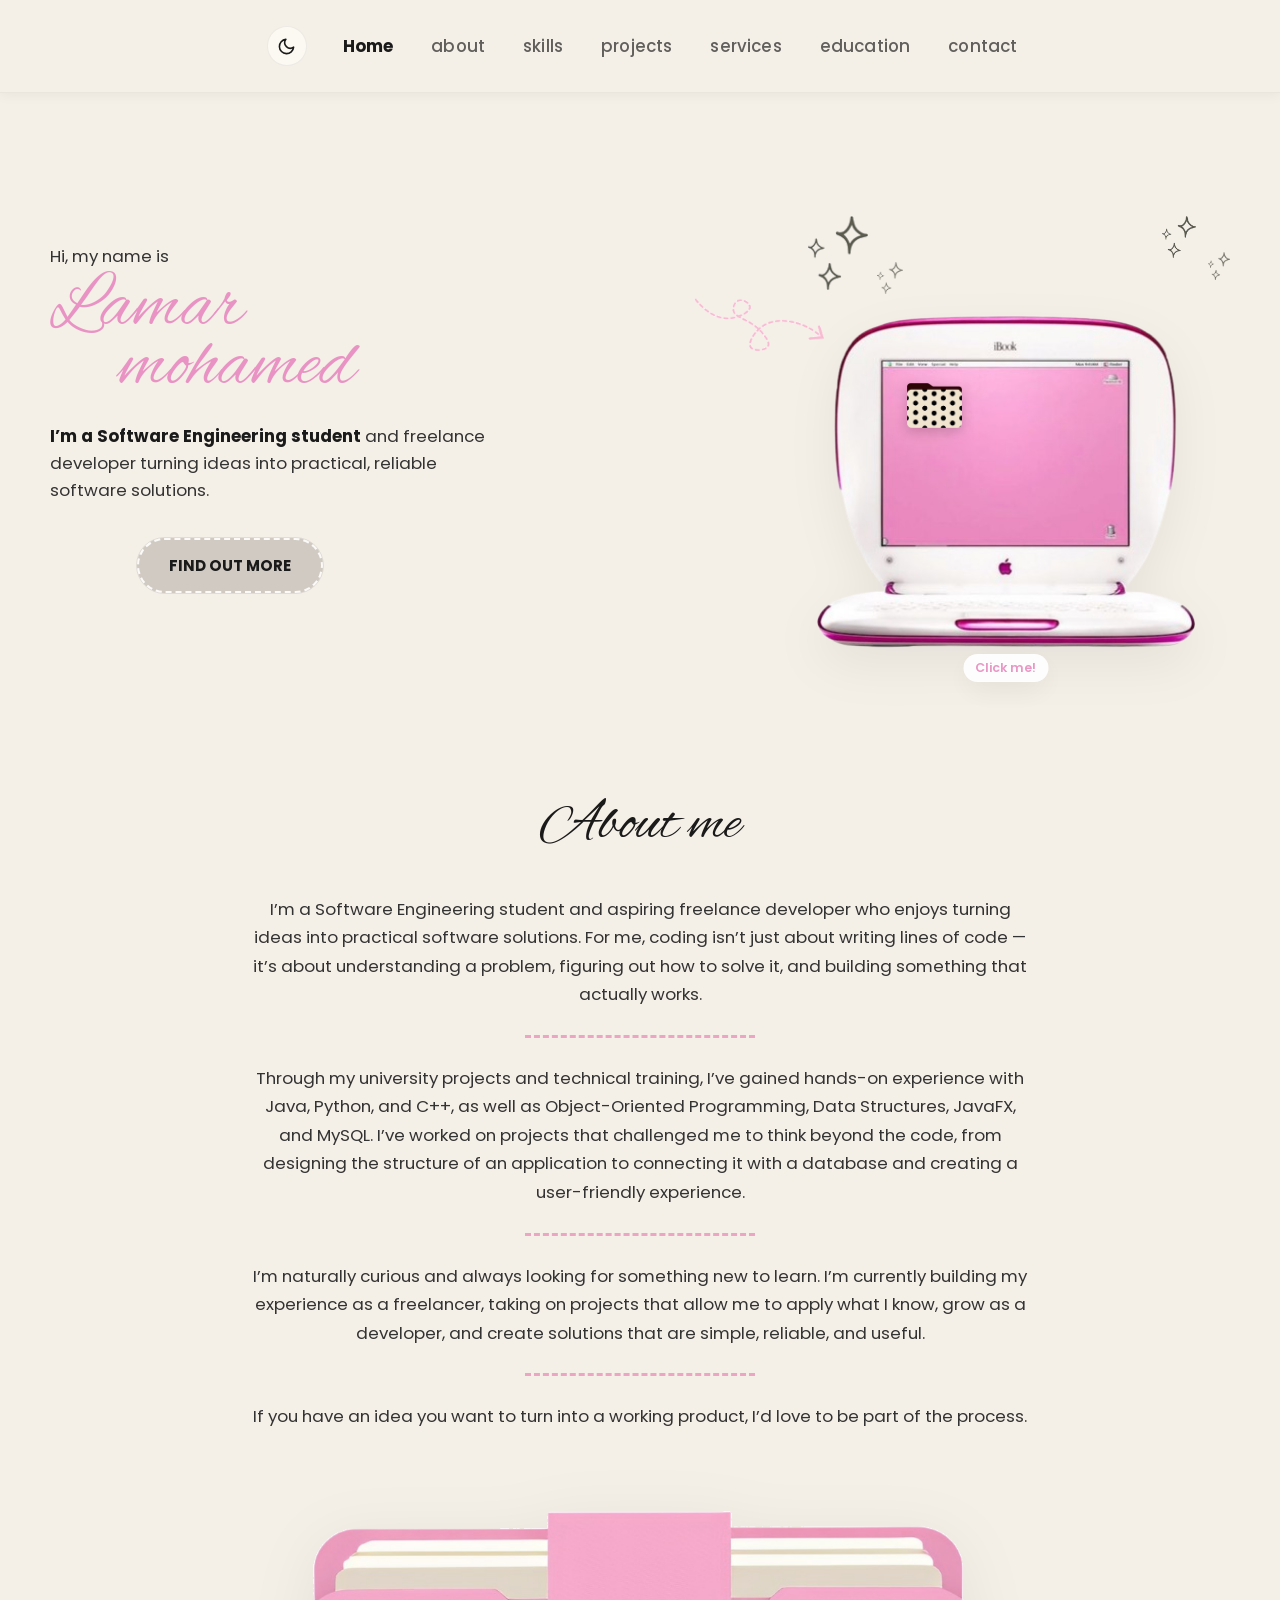
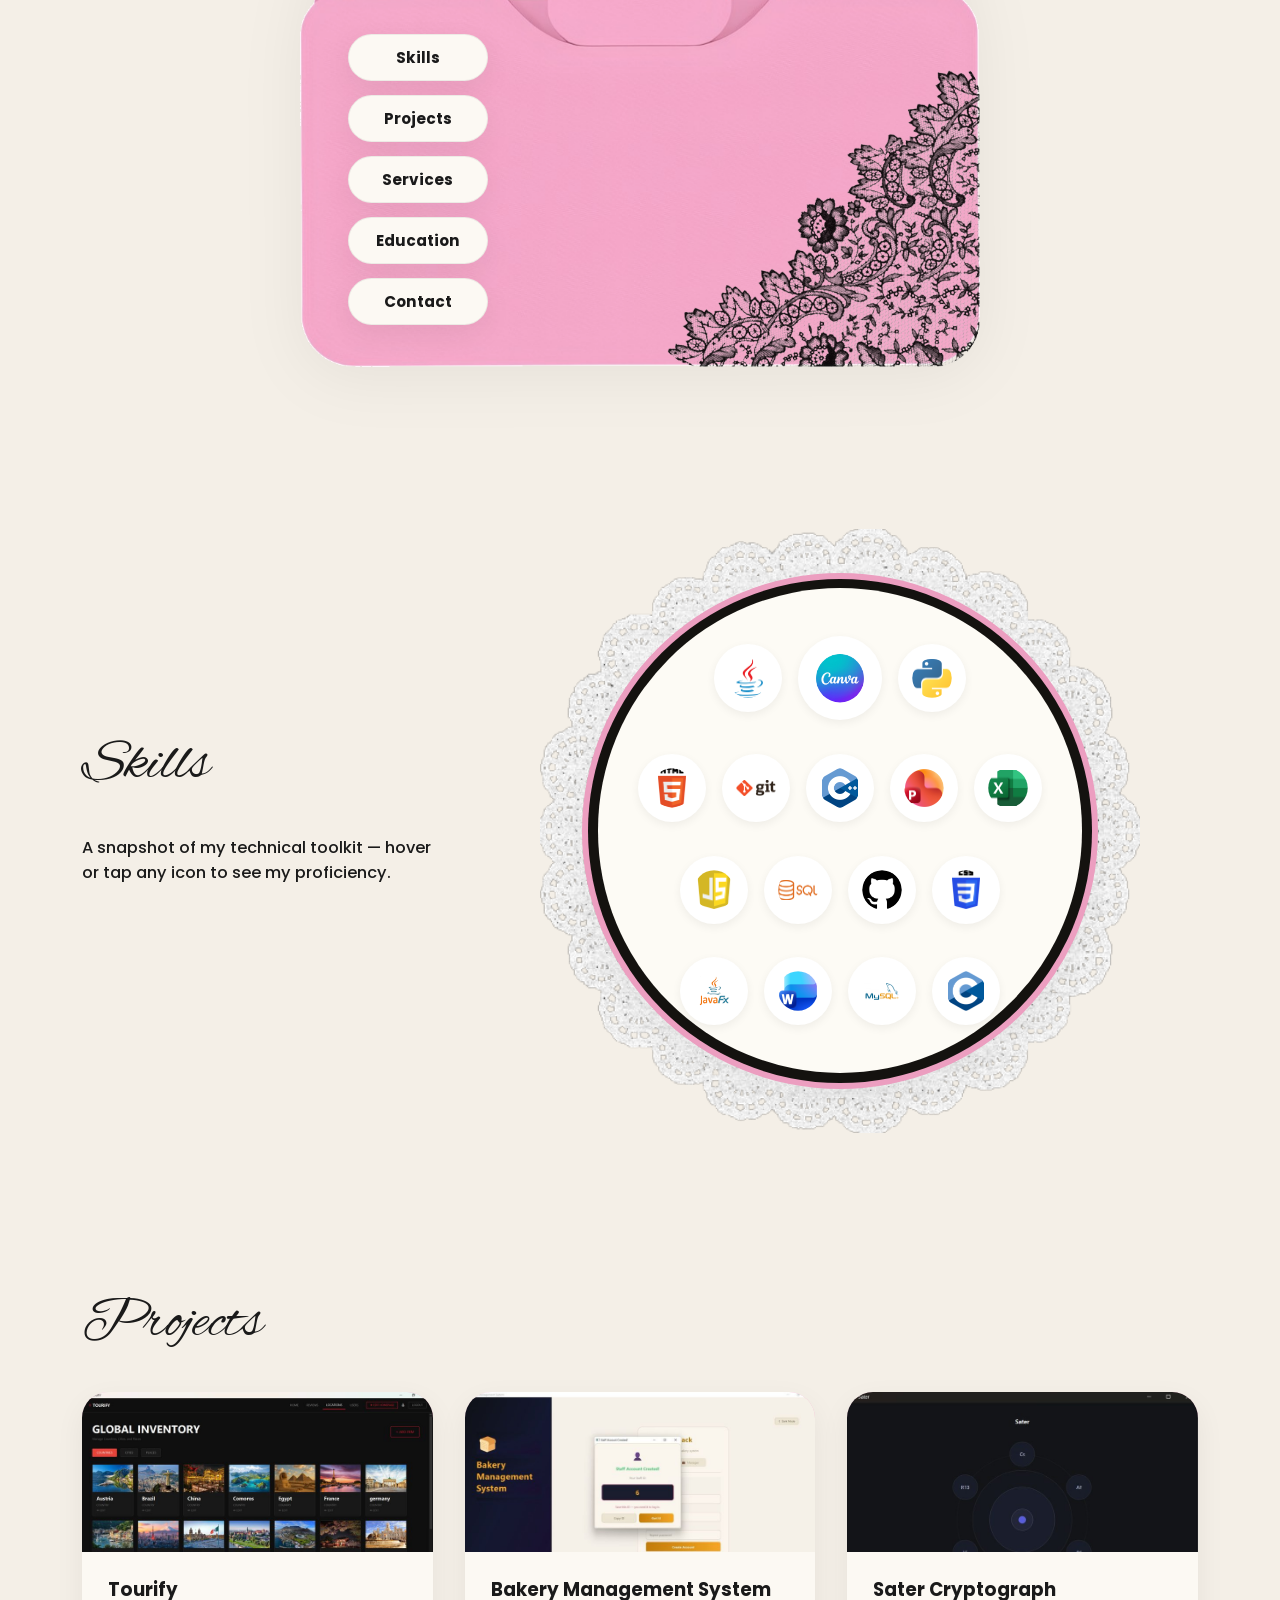
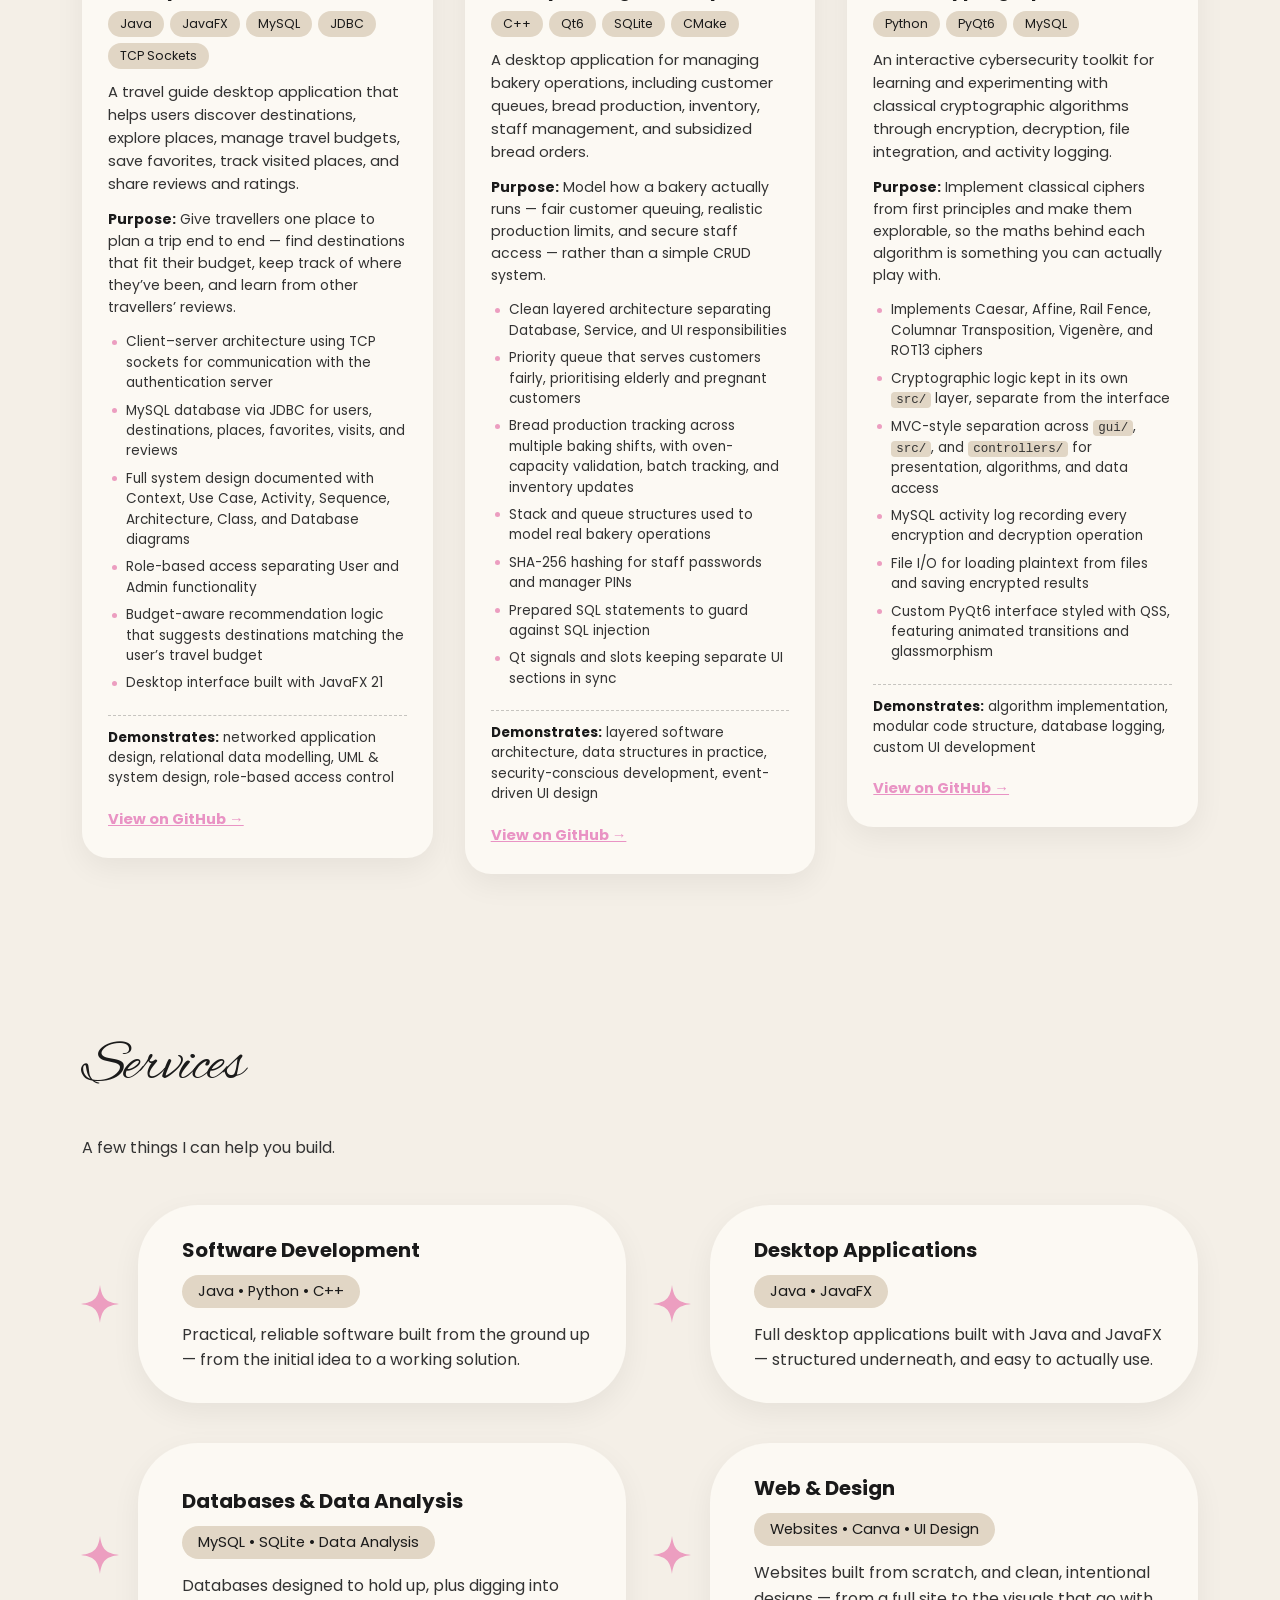
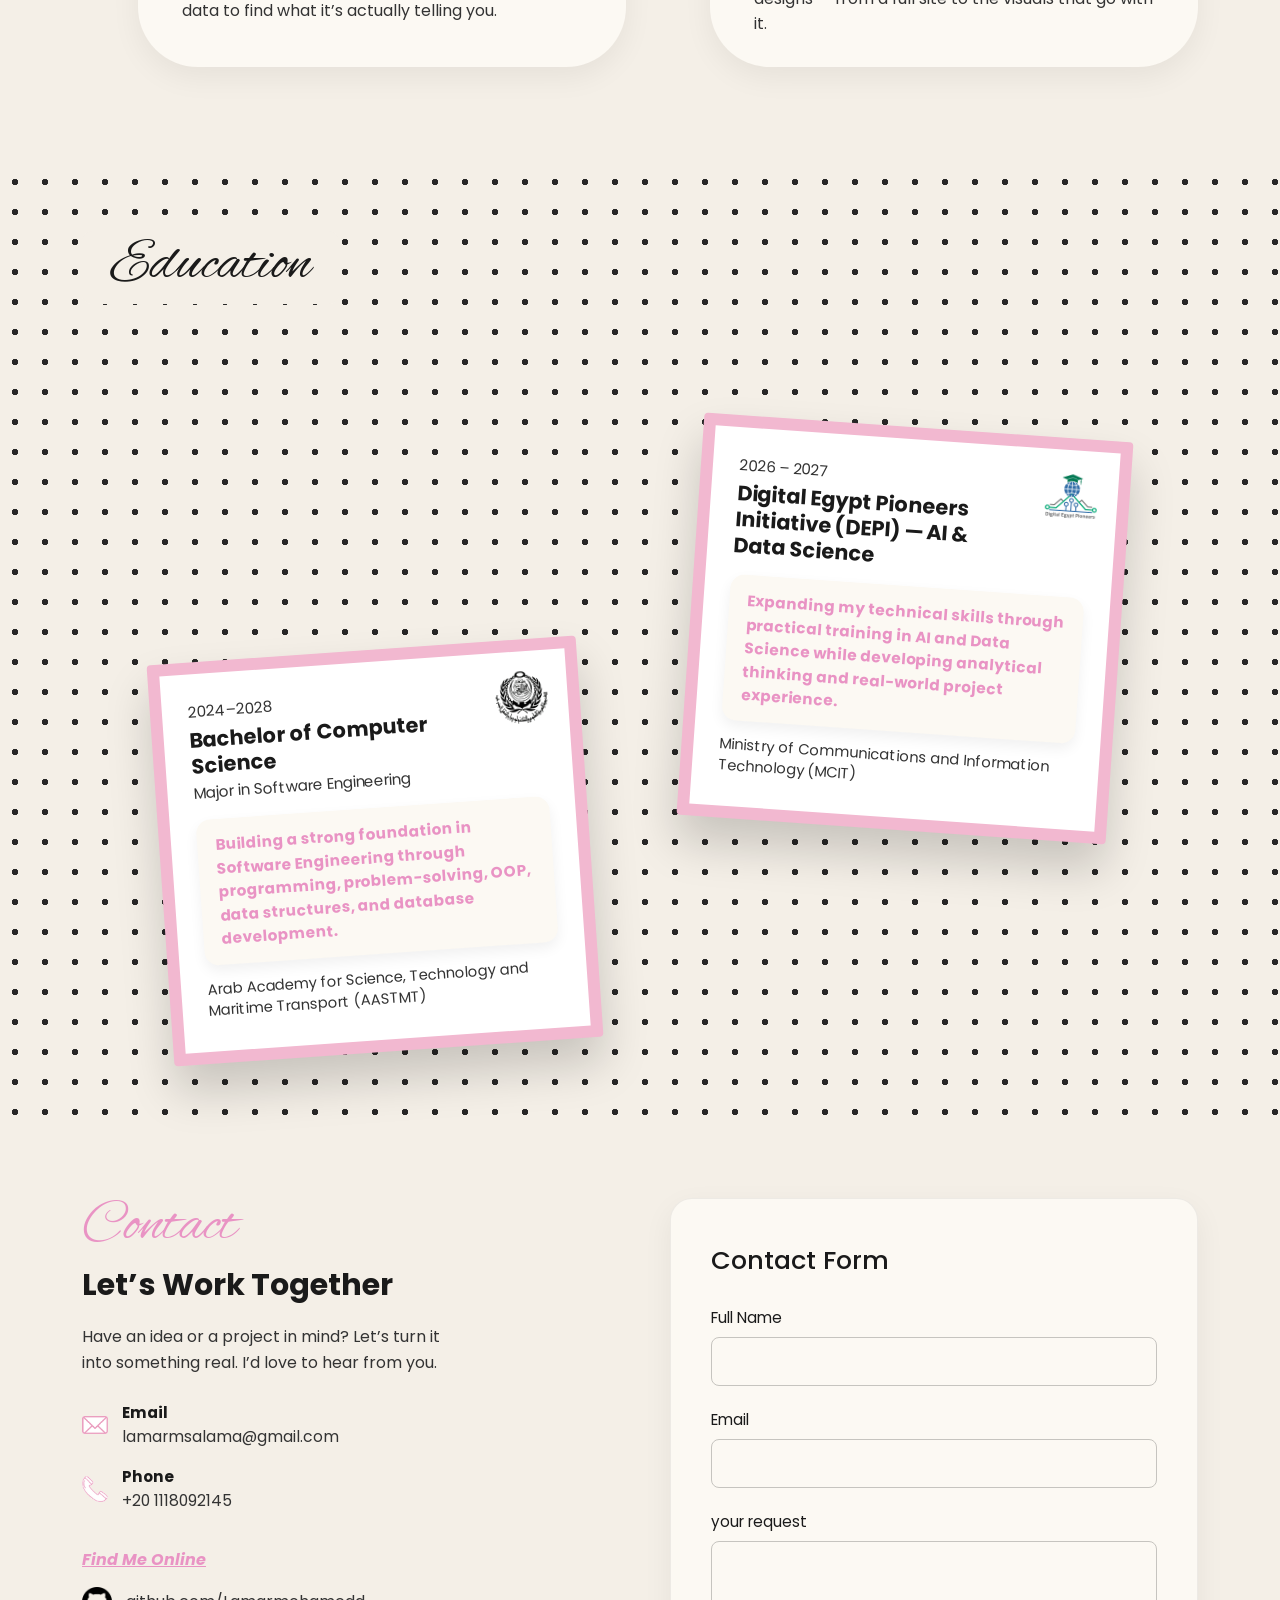
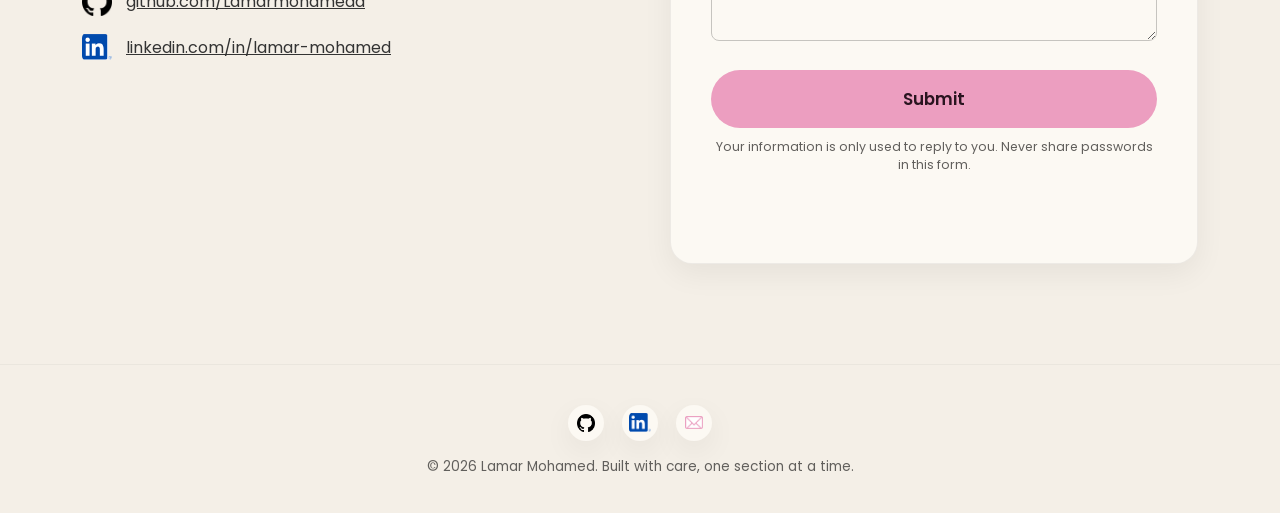
<file: index.html>
<!DOCTYPE html>
<html lang="en">
<head>
<meta charset="UTF-8" />
<script>
(function () {
  try {
    var saved = localStorage.getItem('theme');
    var theme = saved || (window.matchMedia('(prefers-color-scheme: dark)').matches ? 'dark' : 'light');
    document.documentElement.setAttribute('data-theme', theme);
  } catch (e) {}
})();
</script>
<meta name="viewport" content="width=device-width, initial-scale=1.0" />
<title>Lamar Mohamed — Software Engineering Student &amp; Freelance Developer</title>
<meta name="description" content="Portfolio of Lamar Mohamed, a Software Engineering student and freelance developer turning ideas into practical, reliable software solutions." />

<link rel="icon" type="image/png" href="assets/images/favicon.png" />
<link rel="preconnect" href="https://fonts.googleapis.com" />
<link rel="preconnect" href="https://fonts.gstatic.com" crossorigin />
<link href="https://fonts.googleapis.com/css2?family=Alex+Brush&family=Playfair+Display:wght@700;800;900&family=Poppins:wght@400;500;600;700;800&display=swap" rel="stylesheet" />

<link rel="stylesheet" href="assets/css/style.css" />
<link rel="stylesheet" href="assets/css/home.css" />
<link rel="stylesheet" href="assets/css/about.css" />
<link rel="stylesheet" href="assets/css/skills.css" />
<link rel="stylesheet" href="assets/css/projects.css" />
<link rel="stylesheet" href="assets/css/services.css" />
<link rel="stylesheet" href="assets/css/education.css" />
<link rel="stylesheet" href="assets/css/contact.css" />
</head>
<body>

<div id="site-nav"></div>

<main>
<section class="hero container" id="home">
    <div class="hero-text">
      <p class="eyebrow">Hi, my name is</p>
      <h1 class="hero-name script">Lamar<span class="line2">mohamed</span></h1>
      <p class="hero-desc"><strong>I&rsquo;m a Software Engineering student</strong> and freelance developer turning ideas into practical, reliable software solutions.</p>
      <div class="hero-cta-wrap"><a href="#about" class="btn-outline">FIND OUT MORE</a></div>
    </div>

    <div class="hero-visual">
      <img class="sparkle sparkle-top" src="assets/images/decor/sparkle-dark.png" alt="" aria-hidden="true" />
      <img class="sparkle sparkle-top-2" src="assets/images/decor/sparkle-dark.png" alt="" aria-hidden="true" />
      <img class="sparkle sparkle-right-1" src="assets/images/decor/sparkle-dark.png" alt="" aria-hidden="true" />
      <img class="sparkle sparkle-right-2" src="assets/images/decor/sparkle-dark.png" alt="" aria-hidden="true" />
      <img class="arrow-dashed" src="assets/images/decor/arrow-dashed.png" alt="" aria-hidden="true" />

      <div class="laptop-stage">
        <button class="laptop-trigger" type="button" aria-expanded="false" aria-label="Click to reveal a photo">
          <img src="assets/images/home/laptop.png" alt="Illustration of a pink iBook laptop" />
          <img class="desktop-folder-icon" src="assets/images/home/desktop-folder.png" alt="" aria-hidden="true" />
          <span class="click-hint">Click me!</span>
        </button>

        <div class="reveal-photo" aria-hidden="true">
          <img src="assets/images/home/reveal-word.jpg" alt="A photo of Lamar, framed like a retro Word document window" />
          <button class="reveal-close" type="button" aria-label="Close photo">&times;</button>
        </div>
      </div>
    </div>
  </section>

<section class="page-section container" id="about">
    <h1 class="section-title" style="text-align:center; margin-left:auto; margin-right:auto;">About me</h1>

    <div class="about-copy">
      <p>I&rsquo;m a Software Engineering student and aspiring freelance developer who enjoys turning ideas into practical software solutions. For me, coding isn&rsquo;t just about writing lines of code &mdash; it&rsquo;s about understanding a problem, figuring out how to solve it, and building something that actually works.</p>
      <hr class="about-divider" />
      <p>Through my university projects and technical training, I&rsquo;ve gained hands-on experience with Java, Python, and C++, as well as Object-Oriented Programming, Data Structures, JavaFX, and MySQL. I&rsquo;ve worked on projects that challenged me to think beyond the code, from designing the structure of an application to connecting it with a database and creating a user-friendly experience.</p>
      <hr class="about-divider" />
      <p>I&rsquo;m naturally curious and always looking for something new to learn. I&rsquo;m currently building my experience as a freelancer, taking on projects that allow me to apply what I know, grow as a developer, and create solutions that are simple, reliable, and useful.</p>
      <hr class="about-divider" />
      <p>If you have an idea you want to turn into a working product, I&rsquo;d love to be part of the process.</p>
    </div>

    <div class="folder-wrap">
      <img class="folder-base" src="assets/images/about/folder-base.png" alt="Illustration of a pink file folder" />
      <div class="folder-lace-box">
        <img class="folder-lace" src="assets/images/about/lace-corner.png" alt="" aria-hidden="true" />
      </div>
      <nav class="folder-links" aria-label="Quick links">
        <a class="pill-link" href="#skills">Skills</a>
        <a class="pill-link" href="#projects">Projects</a>
        <a class="pill-link" href="#services">Services</a>
        <a class="pill-link" href="#education">Education</a>
        <a class="pill-link" href="#contact">Contact</a>
      </nav>
    </div>
  </section>

<section class="page-section container" id="skills">
    <div class="skills-layout">
      <div class="skills-col">
        <h1 class="section-title">Skills</h1>

        <div class="skills-intro-block">
          <span class="label">A snapshot of my technical toolkit &mdash; hover or tap any icon to see my proficiency.</span>
        </div>
      </div>

      <div class="skills-wheel">
        <img class="doily" src="assets/images/skills/doily.png" alt="" aria-hidden="true" />
        <div class="ring-pink"></div>
        <div class="ring-black"></div>
        <div class="ring-cream"></div>
        <div class="wheel-inner" id="skills-icons" aria-label="Skills, hover or tap each icon for proficiency"></div>
      </div>
    </div>
  </section>

<section class="page-section container" id="projects">
    <h1 class="section-title">Projects</h1>

    <div class="projects-grid">
      <article class="project-card">
        <div class="project-thumb"><img src="assets/images/projects/tourify.jpg" alt="Tourify app screenshot showing the global inventory admin page" loading="lazy" /></div>
        <div class="project-body">
          <h2>Tourify</h2>
          <div class="project-tags"><span>Java</span><span>JavaFX</span><span>MySQL</span><span>JDBC</span><span>TCP Sockets</span></div>
          <p class="desc">A travel guide desktop application that helps users discover destinations, explore places, manage travel budgets, save favorites, track visited places, and share reviews and ratings.</p>

          <p class="project-purpose"><strong>Purpose:</strong> Give travellers one place to plan a trip end to end &mdash; find destinations that fit their budget, keep track of where they&rsquo;ve been, and learn from other travellers&rsquo; reviews.</p>

          <ul class="project-highlights">
            <li>Client&ndash;server architecture using TCP sockets for communication with the authentication server</li>
            <li>MySQL database via JDBC for users, destinations, places, favorites, visits, and reviews</li>
            <li>Full system design documented with Context, Use Case, Activity, Sequence, Architecture, Class, and Database diagrams</li>
            <li>Role-based access separating User and Admin functionality</li>
            <li>Budget-aware recommendation logic that suggests destinations matching the user&rsquo;s travel budget</li>
            <li>Desktop interface built with JavaFX 21</li>
          </ul>

          <p class="project-demonstrates"><strong>Demonstrates:</strong> networked application design, relational data modelling, UML &amp; system design, role-based access control</p>

          <a class="project-link" href="https://github.com/Lamarmohamedd" target="_blank" rel="noopener">View on GitHub &rarr;</a>
        </div>
      </article>

      <article class="project-card">
        <div class="project-thumb"><img src="assets/images/projects/bakery.jpg" alt="Bakery Management System app screenshot showing account creation" loading="lazy" /></div>
        <div class="project-body">
          <h2>Bakery Management System</h2>
          <div class="project-tags"><span>C++</span><span>Qt6</span><span>SQLite</span><span>CMake</span></div>
          <p class="desc">A desktop application for managing bakery operations, including customer queues, bread production, inventory, staff management, and subsidized bread orders.</p>

          <p class="project-purpose"><strong>Purpose:</strong> Model how a bakery actually runs &mdash; fair customer queuing, realistic production limits, and secure staff access &mdash; rather than a simple CRUD system.</p>

          <ul class="project-highlights">
            <li>Clean layered architecture separating Database, Service, and UI responsibilities</li>
            <li>Priority queue that serves customers fairly, prioritising elderly and pregnant customers</li>
            <li>Bread production tracking across multiple baking shifts, with oven-capacity validation, batch tracking, and inventory updates</li>
            <li>Stack and queue structures used to model real bakery operations</li>
            <li>SHA-256 hashing for staff passwords and manager PINs</li>
            <li>Prepared SQL statements to guard against SQL injection</li>
            <li>Qt signals and slots keeping separate UI sections in sync</li>
          </ul>

          <p class="project-demonstrates"><strong>Demonstrates:</strong> layered software architecture, data structures in practice, security-conscious development, event-driven UI design</p>

          <a class="project-link" href="https://github.com/Lamarmohamedd" target="_blank" rel="noopener">View on GitHub &rarr;</a>
        </div>
      </article>

      <article class="project-card">
        <div class="project-thumb"><img src="assets/images/projects/sater.jpg" alt="Sater Cryptograph app screenshot showing the cipher selection wheel" loading="lazy" /></div>
        <div class="project-body">
          <h2>Sater Cryptograph</h2>
          <div class="project-tags"><span>Python</span><span>PyQt6</span><span>MySQL</span></div>
          <p class="desc">An interactive cybersecurity toolkit for learning and experimenting with classical cryptographic algorithms through encryption, decryption, file integration, and activity logging.</p>

          <p class="project-purpose"><strong>Purpose:</strong> Implement classical ciphers from first principles and make them explorable, so the maths behind each algorithm is something you can actually play with.</p>

          <ul class="project-highlights">
            <li>Implements Caesar, Affine, Rail Fence, Columnar Transposition, Vigen&egrave;re, and ROT13 ciphers</li>
            <li>Cryptographic logic kept in its own <code>src/</code> layer, separate from the interface</li>
            <li>MVC-style separation across <code>gui/</code>, <code>src/</code>, and <code>controllers/</code> for presentation, algorithms, and data access</li>
            <li>MySQL activity log recording every encryption and decryption operation</li>
            <li>File I/O for loading plaintext from files and saving encrypted results</li>
            <li>Custom PyQt6 interface styled with QSS, featuring animated transitions and glassmorphism</li>
          </ul>

          <p class="project-demonstrates"><strong>Demonstrates:</strong> algorithm implementation, modular code structure, database logging, custom UI development</p>

          <a class="project-link" href="https://github.com/Lamarmohamedd" target="_blank" rel="noopener">View on GitHub &rarr;</a>
        </div>
      </article>
    </div>
  </section>

<section class="page-section container" id="services">
    <h1 class="section-title">Services</h1>

    <p class="services-intro">A few things I can help you build.</p>

    <div class="services-list">
      <article class="service-card">
        <span class="service-diamond sparkle-icon" aria-hidden="true"></span>
        <div class="service-panel">
          <h2>Software Development</h2>
          <span class="service-tags">Java &bull; Python &bull; C++</span>
          <p class="desc">Practical, reliable software built from the ground up &mdash; from the initial idea to a working solution.</p>
        </div>
      </article>

      <article class="service-card">
        <span class="service-diamond sparkle-icon" aria-hidden="true"></span>
        <div class="service-panel">
          <h2>Desktop Applications</h2>
          <span class="service-tags">Java &bull; JavaFX</span>
          <p class="desc">Full desktop applications built with Java and JavaFX &mdash; structured underneath, and easy to actually use.</p>
        </div>
      </article>

      <article class="service-card">
        <span class="service-diamond sparkle-icon" aria-hidden="true"></span>
        <div class="service-panel">
          <h2>Databases &amp; Data Analysis</h2>
          <span class="service-tags">MySQL &bull; SQLite &bull; Data Analysis</span>
          <p class="desc">Databases designed to hold up, plus digging into data to find what it&rsquo;s actually telling you.</p>
        </div>
      </article>

      <article class="service-card">
        <span class="service-diamond sparkle-icon" aria-hidden="true"></span>
        <div class="service-panel">
          <h2>Web &amp; Design</h2>
          <span class="service-tags">Websites &bull; Canva &bull; UI Design</span>
          <p class="desc">Websites built from scratch, and clean, intentional designs &mdash; from a full site to the visuals that go with it.</p>
        </div>
      </article>
    </div>
  </section>

<section class="page-section education-section" id="education">
    <div class="container">
      <h1 class="section-title education-title">Education</h1>
    </div>

    <div class="education-cards">
      <article class="edu-card edu-card--degree">
        <img class="edu-logo" src="assets/images/education/aastmt-logo.png" alt="Arab Academy for Science, Technology and Maritime Transport logo" />
        <div class="edu-card-header">
          <p class="edu-date">2024&ndash;2028</p>
          <h2>Bachelor of Computer Science</h2>
          <p class="edu-date" style="margin-top:2px;">Major in Software Engineering</p>
        </div>
        <p class="edu-desc">Building a strong foundation in Software Engineering through programming, problem-solving, OOP, data structures, and database development.</p>
        <p class="edu-institution">Arab Academy for Science, Technology and Maritime Transport (AASTMT)</p>
      </article>

      <article class="edu-card edu-card--depi">
        <img class="edu-logo" src="assets/images/education/depi-logo.png" alt="Digital Egypt Pioneers Initiative logo" />
        <div class="edu-card-header">
          <p class="edu-date">2026 &ndash; 2027</p>
          <h2>Digital Egypt Pioneers Initiative (DEPI) &mdash; AI &amp; Data Science</h2>
        </div>
        <p class="edu-desc">Expanding my technical skills through practical training in AI and Data Science while developing analytical thinking and real-world project experience.</p>
        <p class="edu-institution">Ministry of Communications and Information Technology (MCIT)</p>
      </article>
    </div>
  </section>

<section class="page-section container" id="contact">
    <div class="contact-layout">
      <div class="contact-info">
        <h1 class="section-title pink" style="margin-bottom:6px;">Contact</h1>
        <h2>Let&rsquo;s Work Together</h2>
        <p class="lede">Have an idea or a project in mind? Let&rsquo;s turn it into something real. I&rsquo;d love to hear from you.</p>

        <div class="contact-row">
          <img src="assets/icons/envelope-pink.png" alt="" aria-hidden="true" />
          <div>
            <span class="label">Email</span>
            <a href="mailto:lamarmsalama@gmail.com">lamarmsalama@gmail.com</a>
          </div>
        </div>

        <div class="contact-row">
          <img src="assets/icons/phone-pink.png" alt="" aria-hidden="true" />
          <div>
            <span class="label">Phone</span>
            <a href="tel:+201118092145">+20 1118092145</a>
          </div>
        </div>

        <span class="find-online">Find Me Online</span>

        <div class="social-row">
          <img src="assets/icons/skills/github.png" alt="" aria-hidden="true" />
          <a href="https://github.com/Lamarmohamedd" target="_blank" rel="noopener">github.com/Lamarmohamedd</a>
        </div>

        <div class="social-row">
          <img src="assets/icons/linkedin-badge.png" alt="" aria-hidden="true" />
          <a href="https://linkedin.com/in/lamar-mohamed" target="_blank" rel="noopener">linkedin.com/in/lamar-mohamed</a>
        </div>
      </div>

      <div class="contact-form-card">
        <h2>Contact Form</h2>
        <form id="contact-form" novalidate>
          <div class="form-field">
            <label for="name">Full Name</label>
            <input type="text" id="name" name="name" autocomplete="name" />
          </div>
          <div class="form-field">
            <label for="email">Email</label>
            <input type="email" id="email" name="email" autocomplete="email" />
          </div>
          <div class="form-field">
            <label for="request">your request</label>
            <textarea id="request" name="request"></textarea>
          </div>
          <button type="submit" class="btn-pink submit-btn">Submit</button>
          <p class="form-disclaimer">Your information is only used to reply to you. Never share passwords in this form.</p>
          <p class="form-status" id="form-status" role="status"></p>
        </form>
      </div>
    </div>
  </section>
</main>

<footer class="site-footer">
  <div class="footer-inner container">
    <div class="footer-socials">
      <a href="https://github.com/Lamarmohamedd" target="_blank" rel="noopener" aria-label="GitHub">
        <img src="assets/icons/skills/github.png" alt="" aria-hidden="true" />
      </a>
      <a href="https://linkedin.com/in/lamar-mohamed" target="_blank" rel="noopener" aria-label="LinkedIn">
        <img src="assets/icons/linkedin-badge.png" alt="" aria-hidden="true" />
      </a>
      <a href="mailto:lamarmsalama@gmail.com" aria-label="Email">
        <img src="assets/icons/envelope-pink.png" alt="" aria-hidden="true" />
      </a>
    </div>
    <p class="footer-copy">&copy; <span id="footer-year"></span> Lamar Mohamed. Built with care, one section at a time.</p>
  </div>
</footer>

<script src="assets/js/nav.js"></script>
<script src="assets/js/sound.js"></script>
<script src="assets/js/main.js"></script>
<script src="assets/js/skills-data.js"></script>
<script src="assets/js/skills.js"></script>
<script src="assets/js/contact.js"></script>
</body>
</html>
</file>
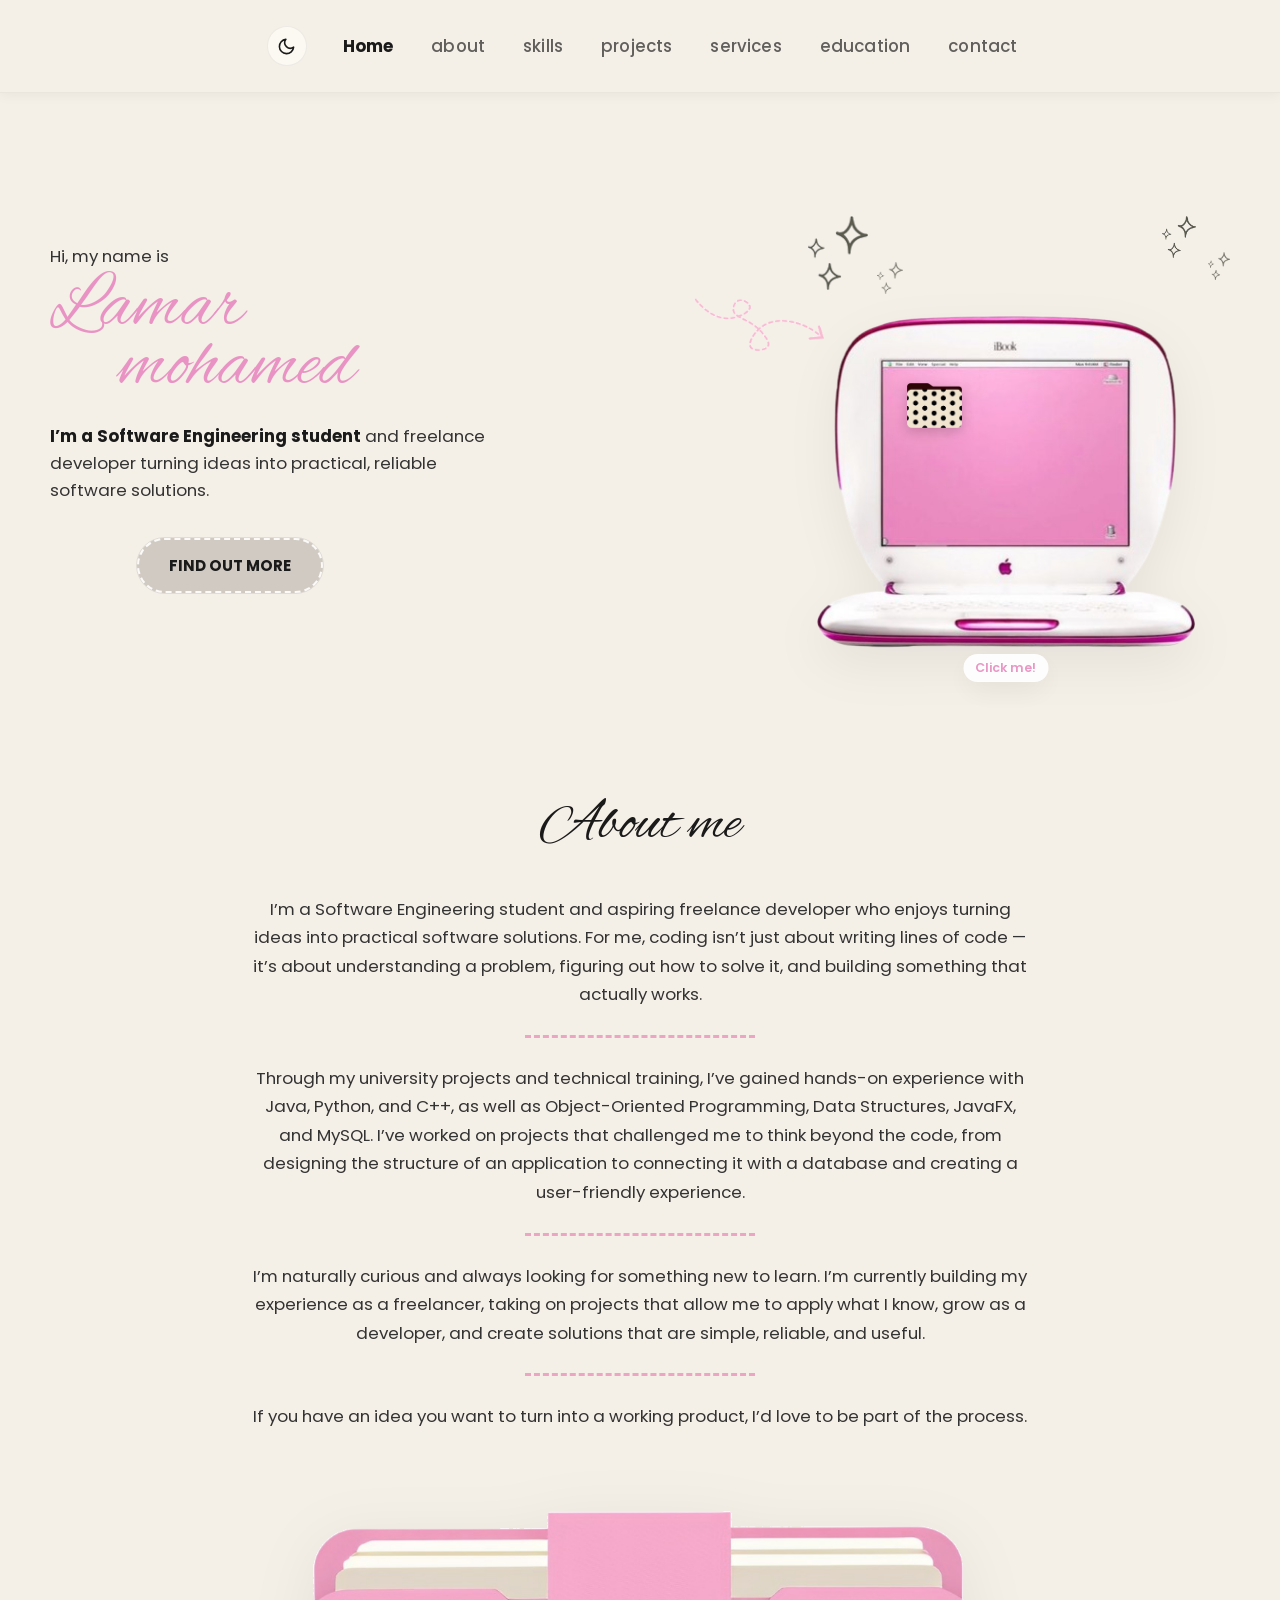
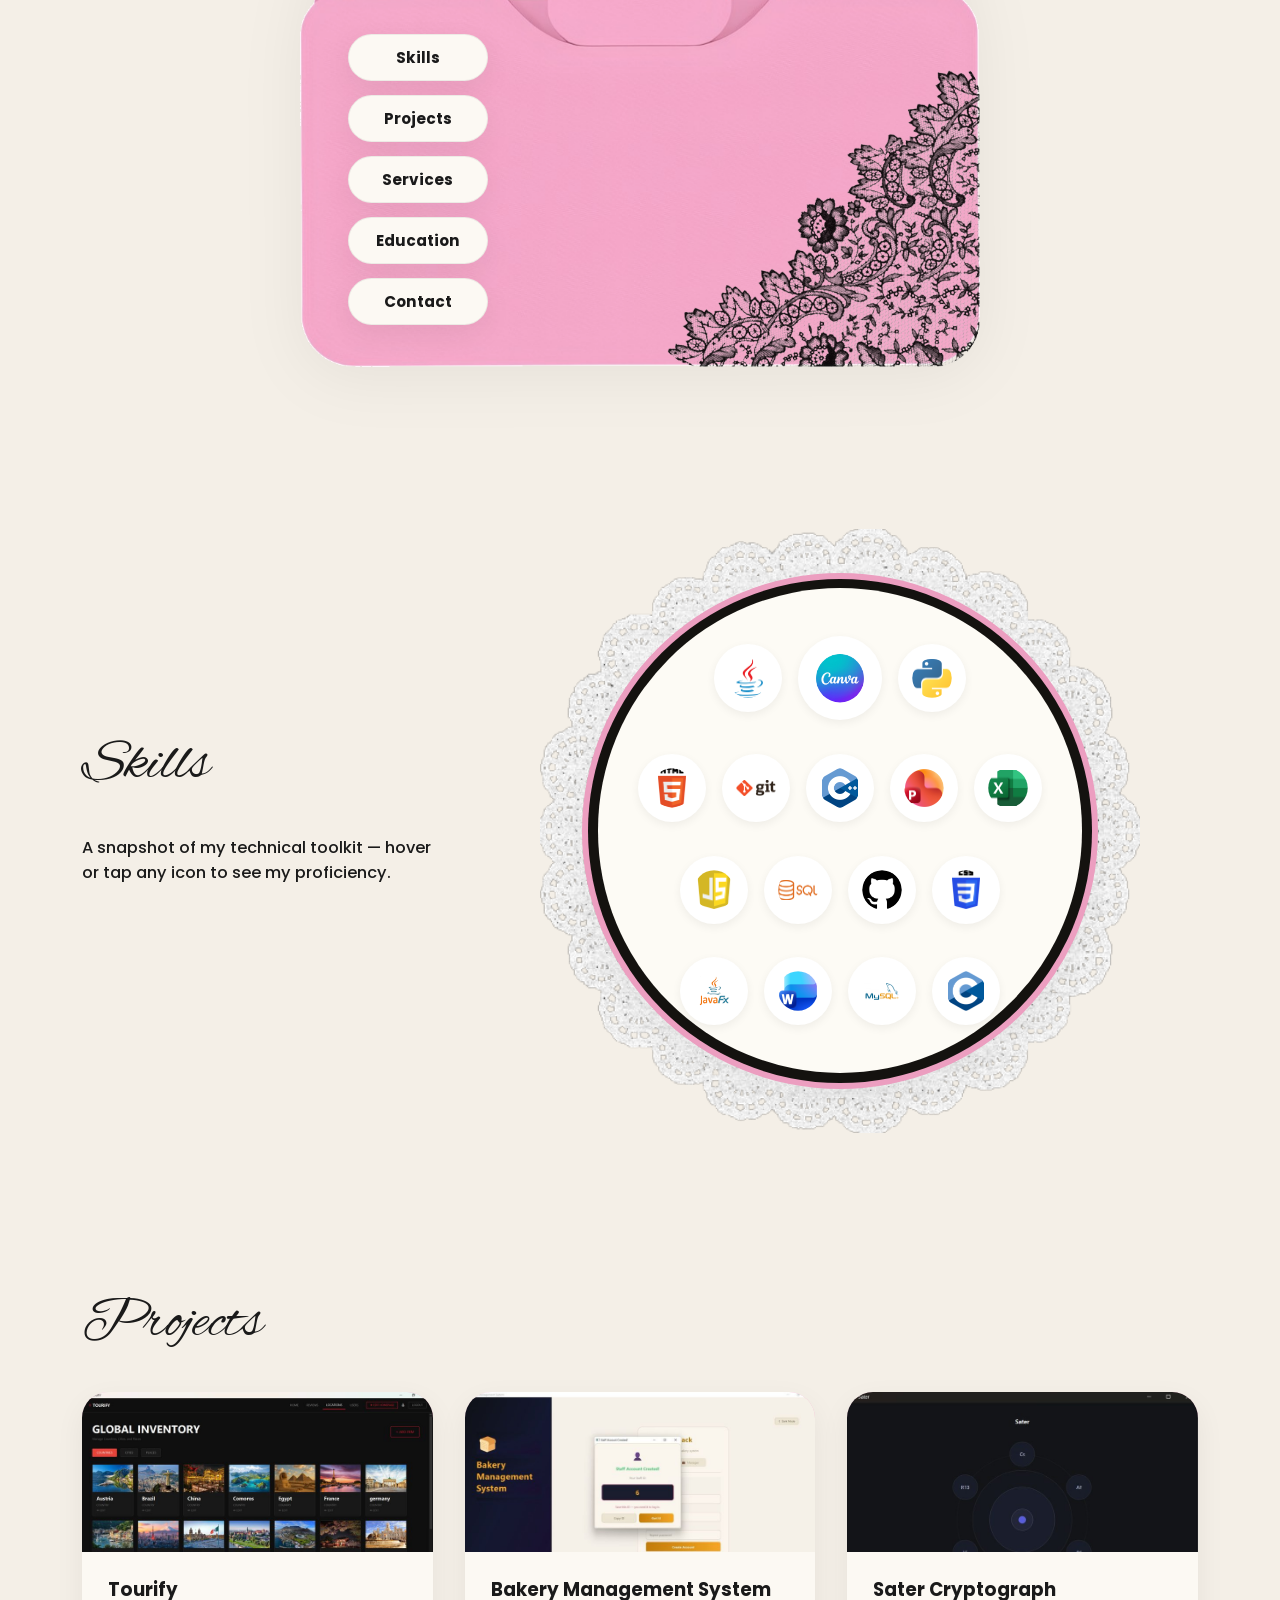
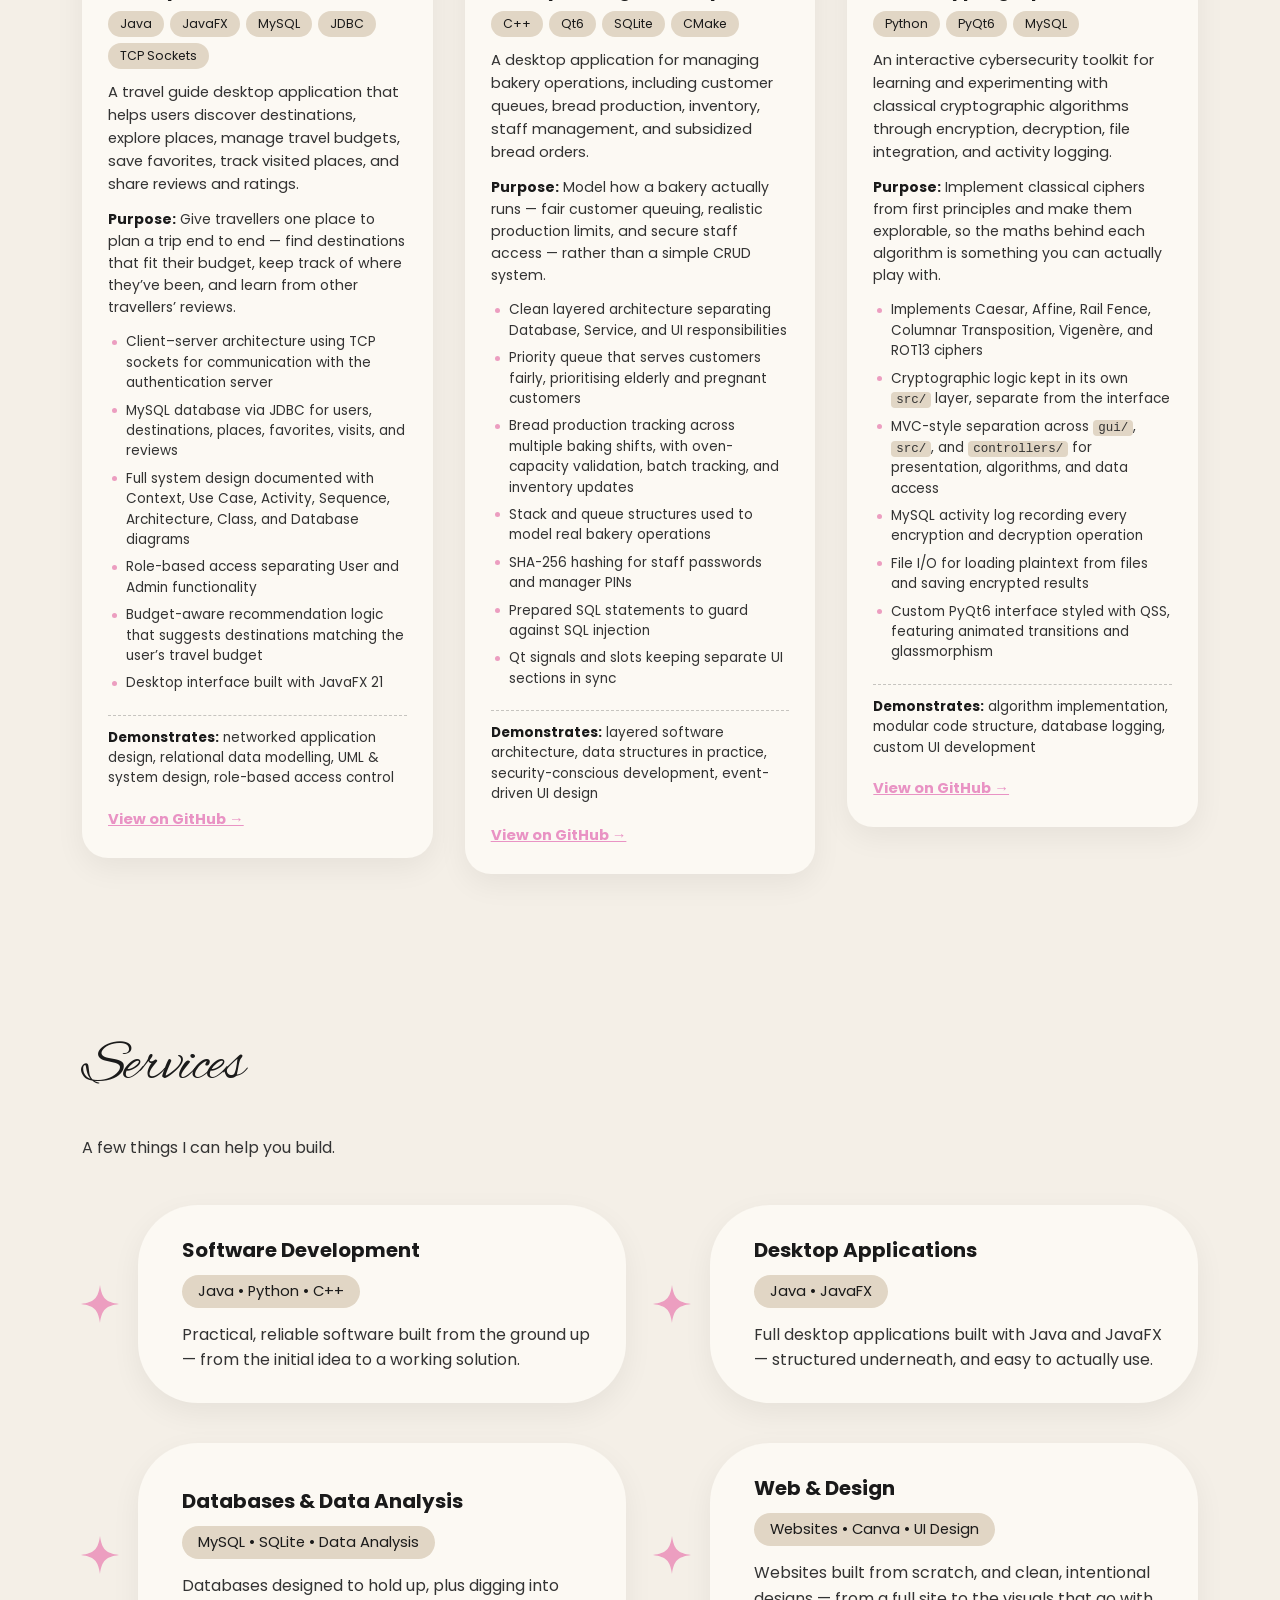
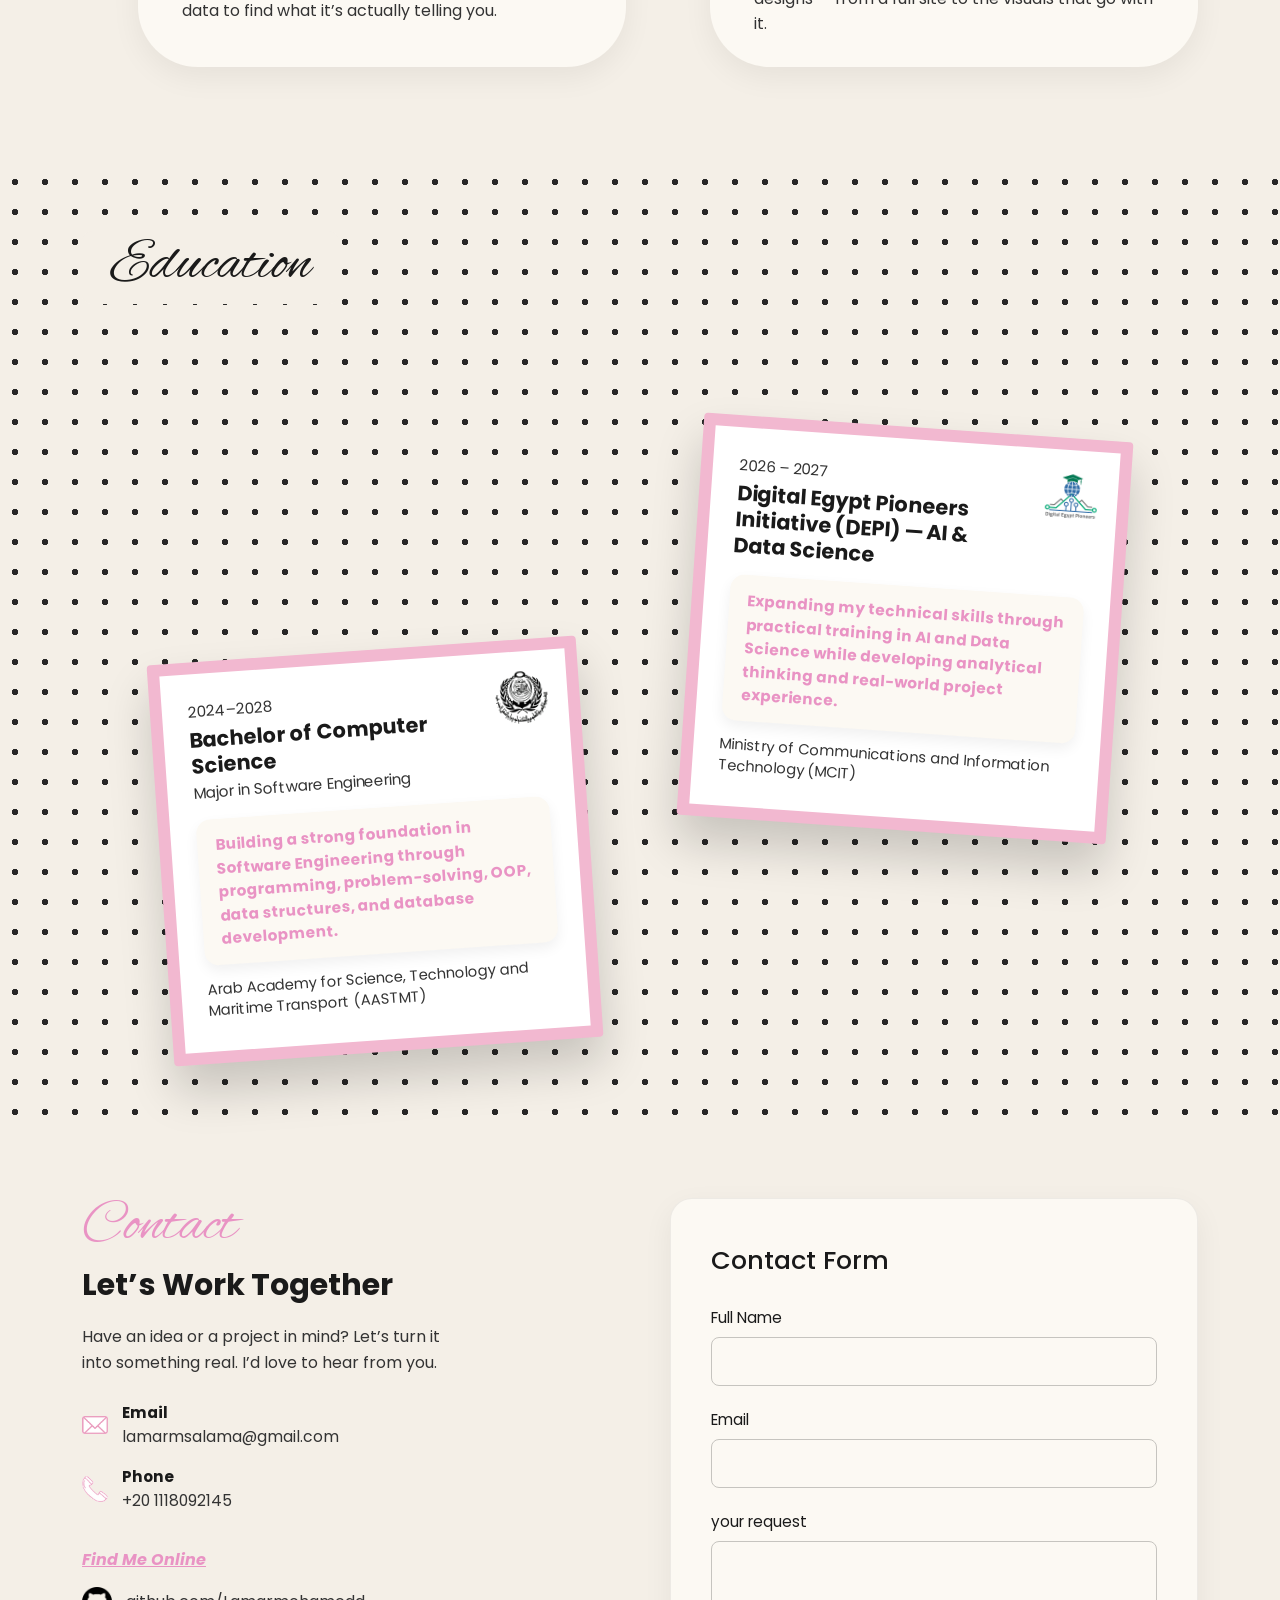
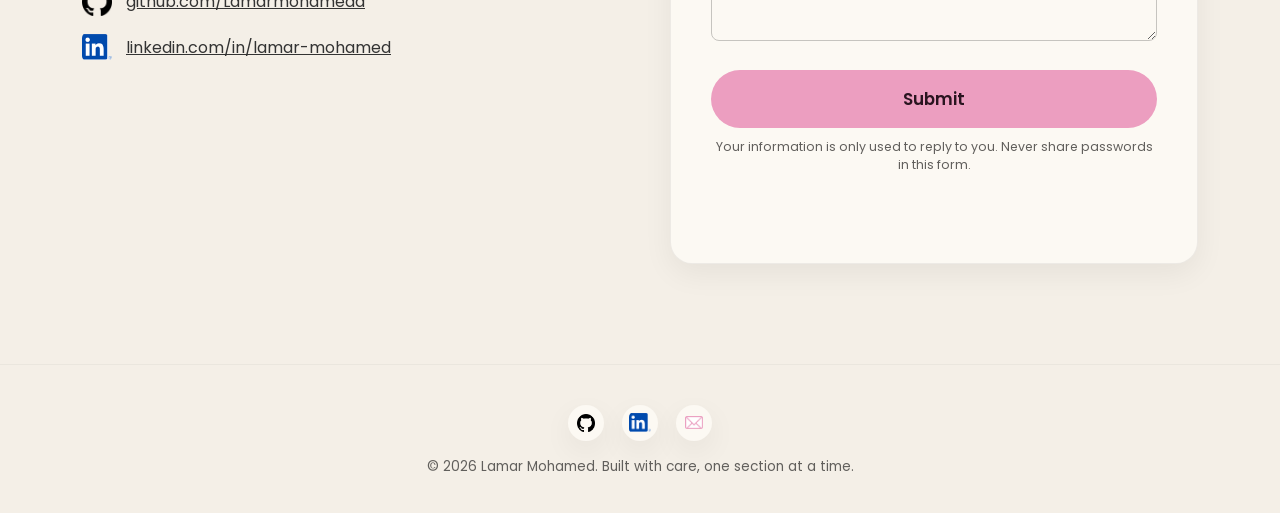
<file: about.html>
<!DOCTYPE html>
<html lang="en">
<head>
<meta charset="UTF-8" />
<meta http-equiv="refresh" content="0; url=index.html#about" />
<script>window.location.replace('index.html#about');</script>
<title>Redirecting… — Lamar Mohamed</title>
<meta name="robots" content="noindex" />
</head>
<body>
<p>This page has moved. If you are not redirected automatically,
<a href="index.html#about">click here</a>.</p>
</body>
</html>
</file>
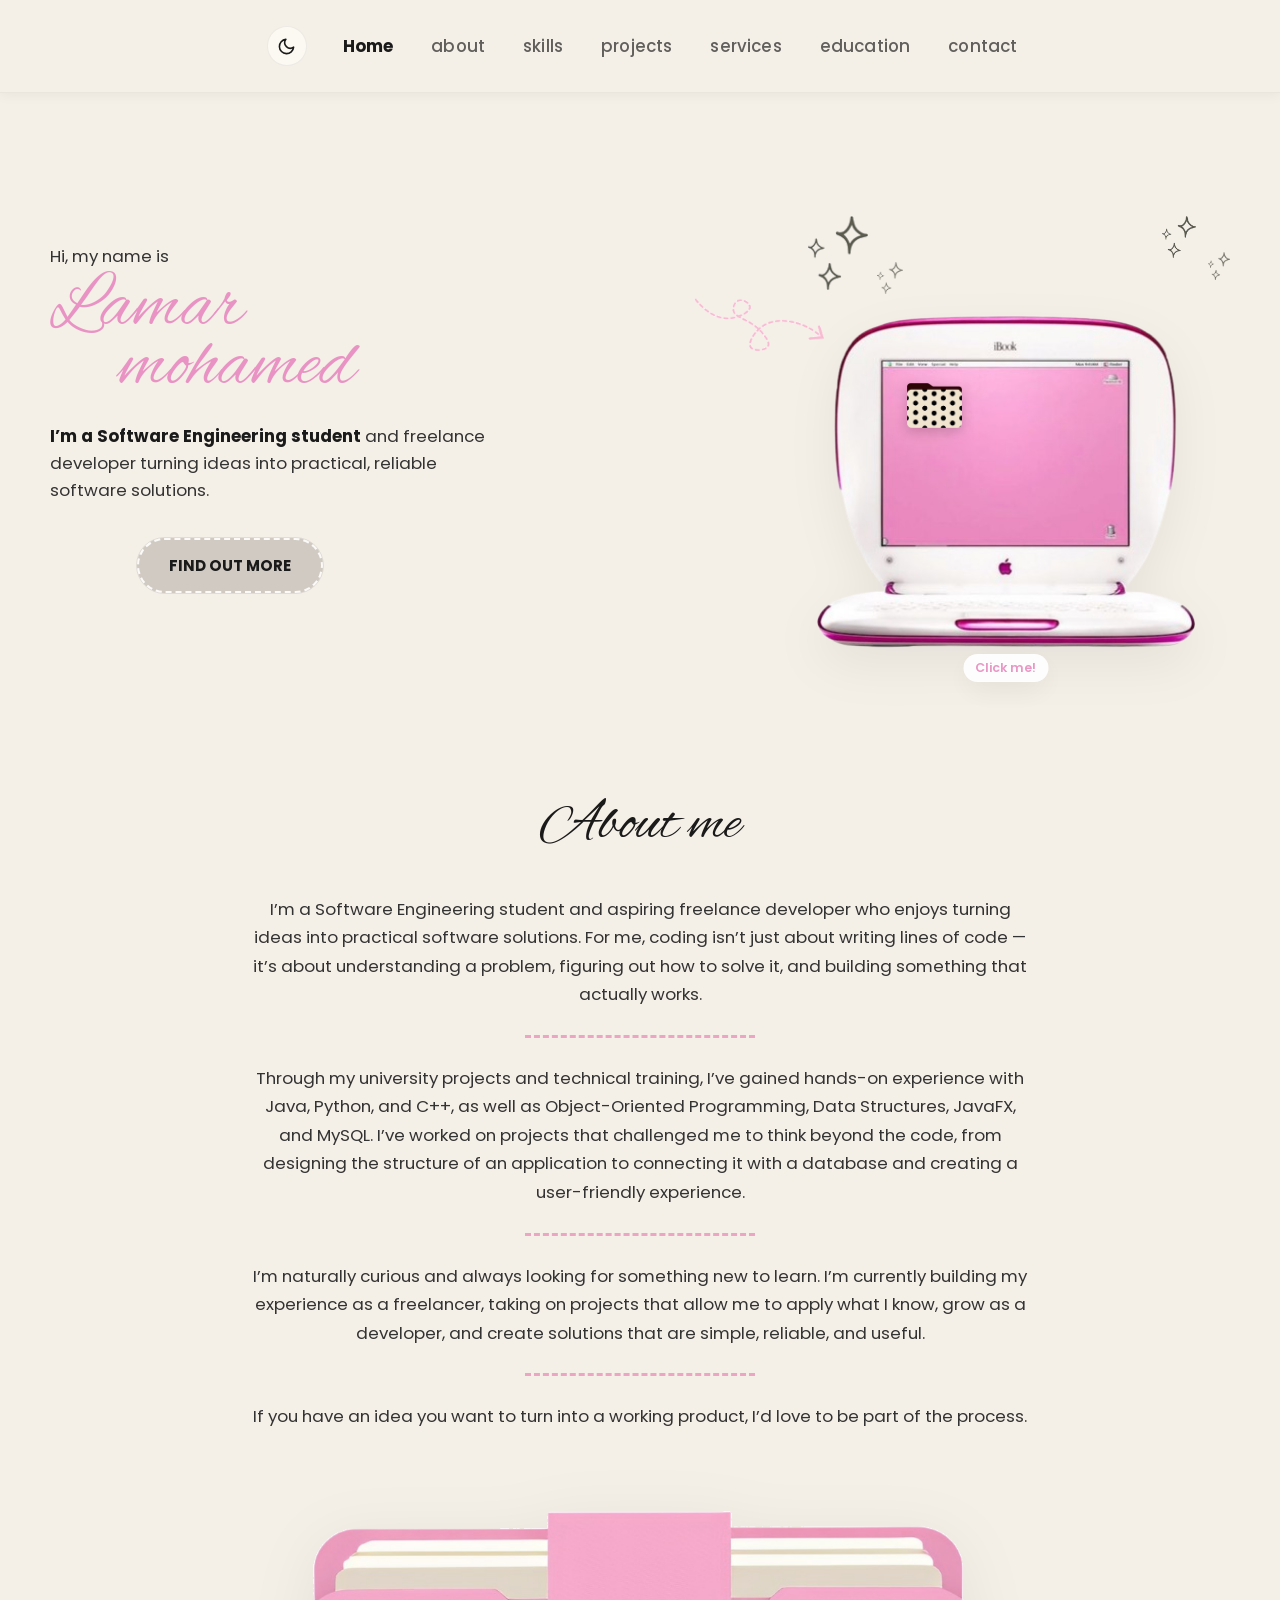
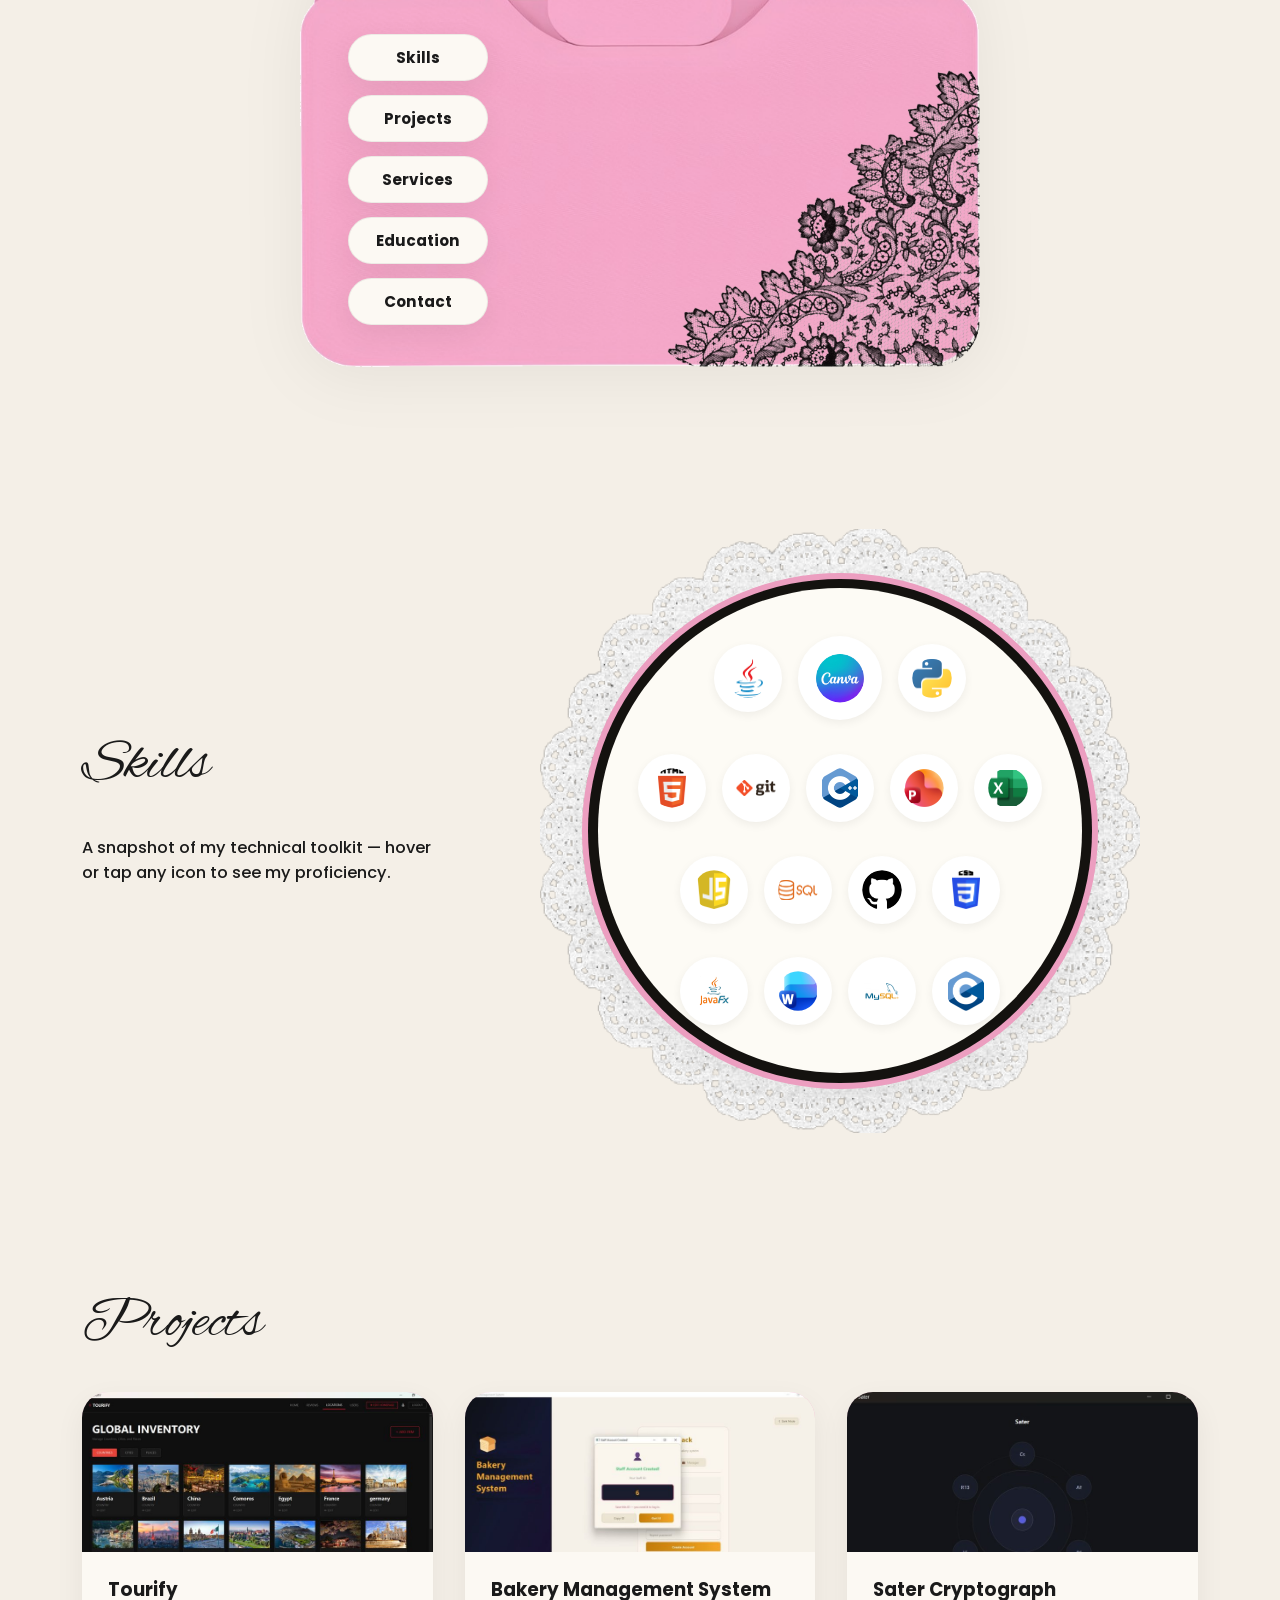
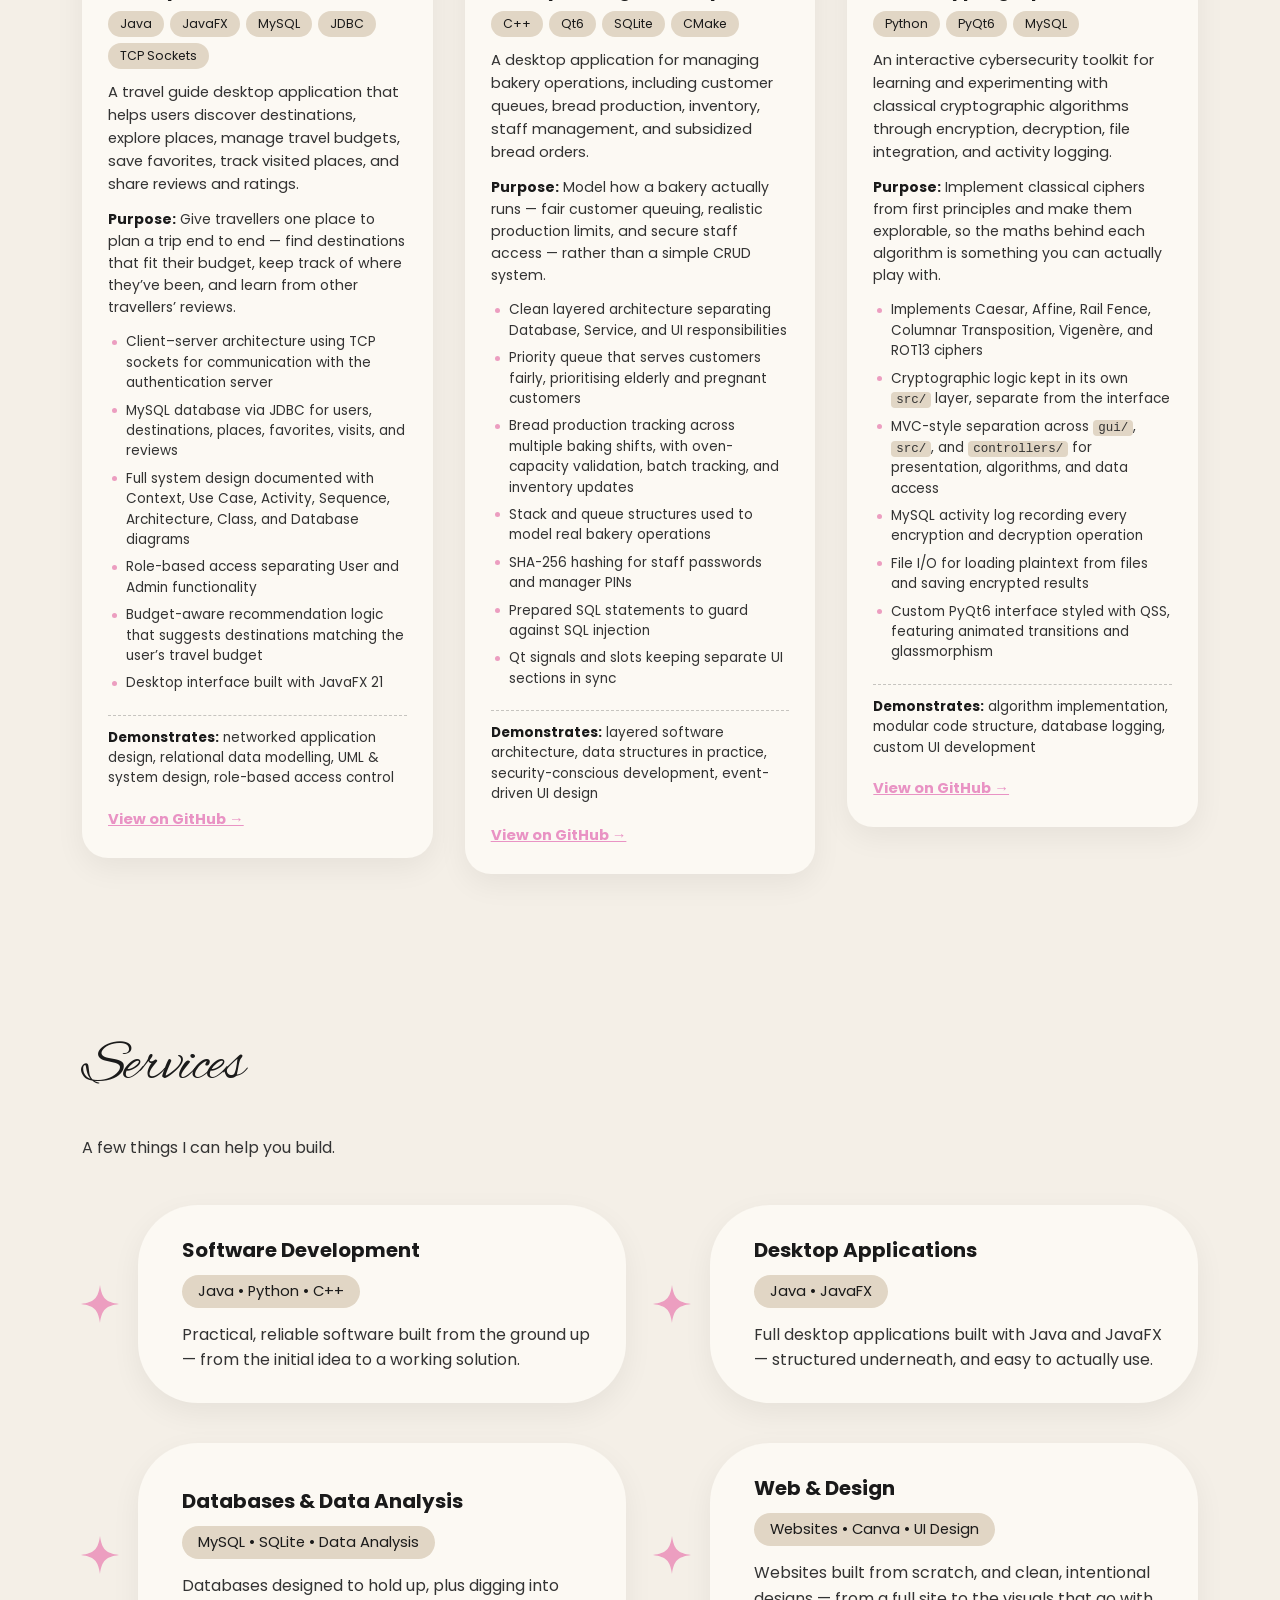
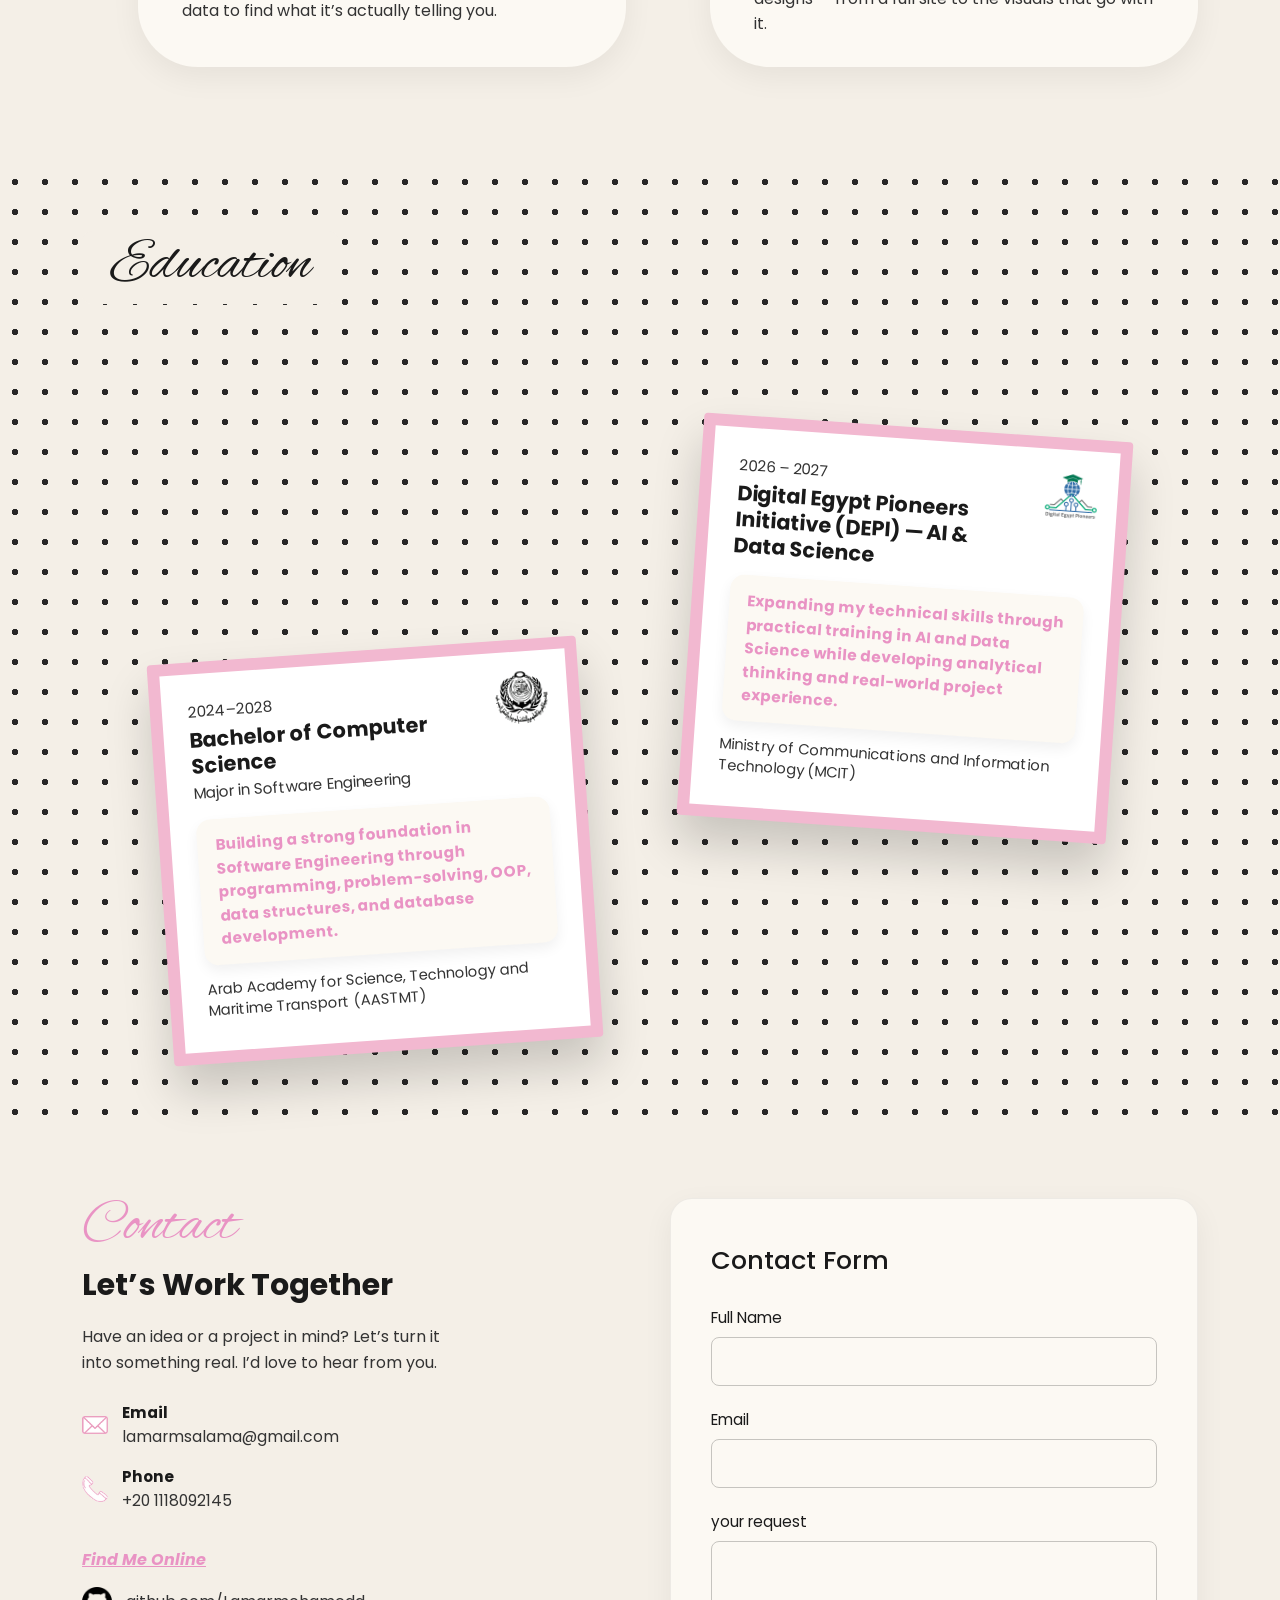
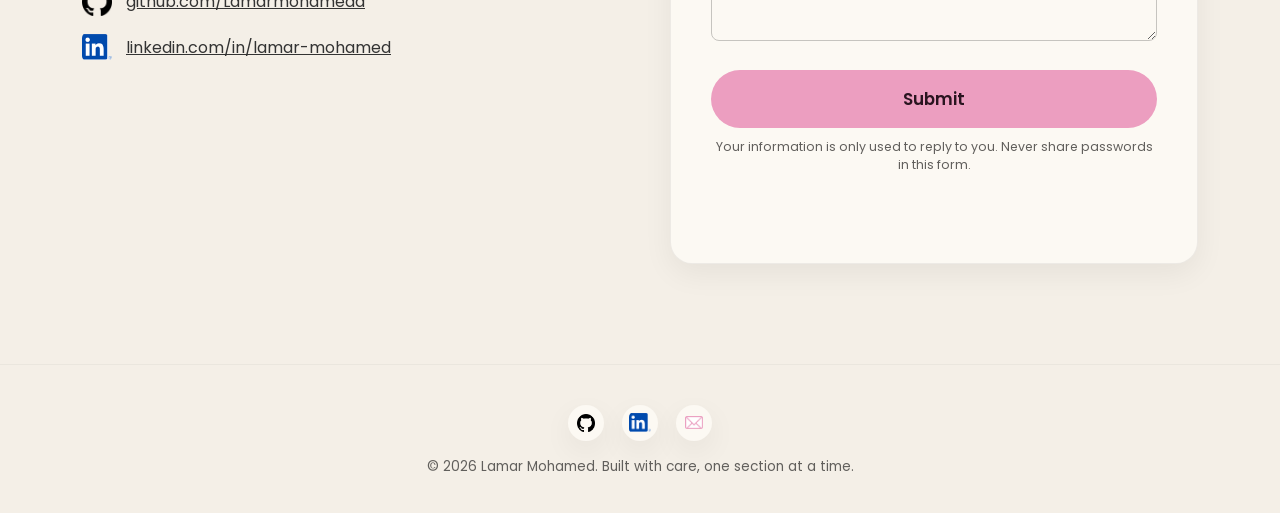
<file: contact.html>
<!DOCTYPE html>
<html lang="en">
<head>
<meta charset="UTF-8" />
<meta http-equiv="refresh" content="0; url=index.html#contact" />
<script>window.location.replace('index.html#contact');</script>
<title>Redirecting… — Lamar Mohamed</title>
<meta name="robots" content="noindex" />
</head>
<body>
<p>This page has moved. If you are not redirected automatically,
<a href="index.html#contact">click here</a>.</p>
</body>
</html>
</file>
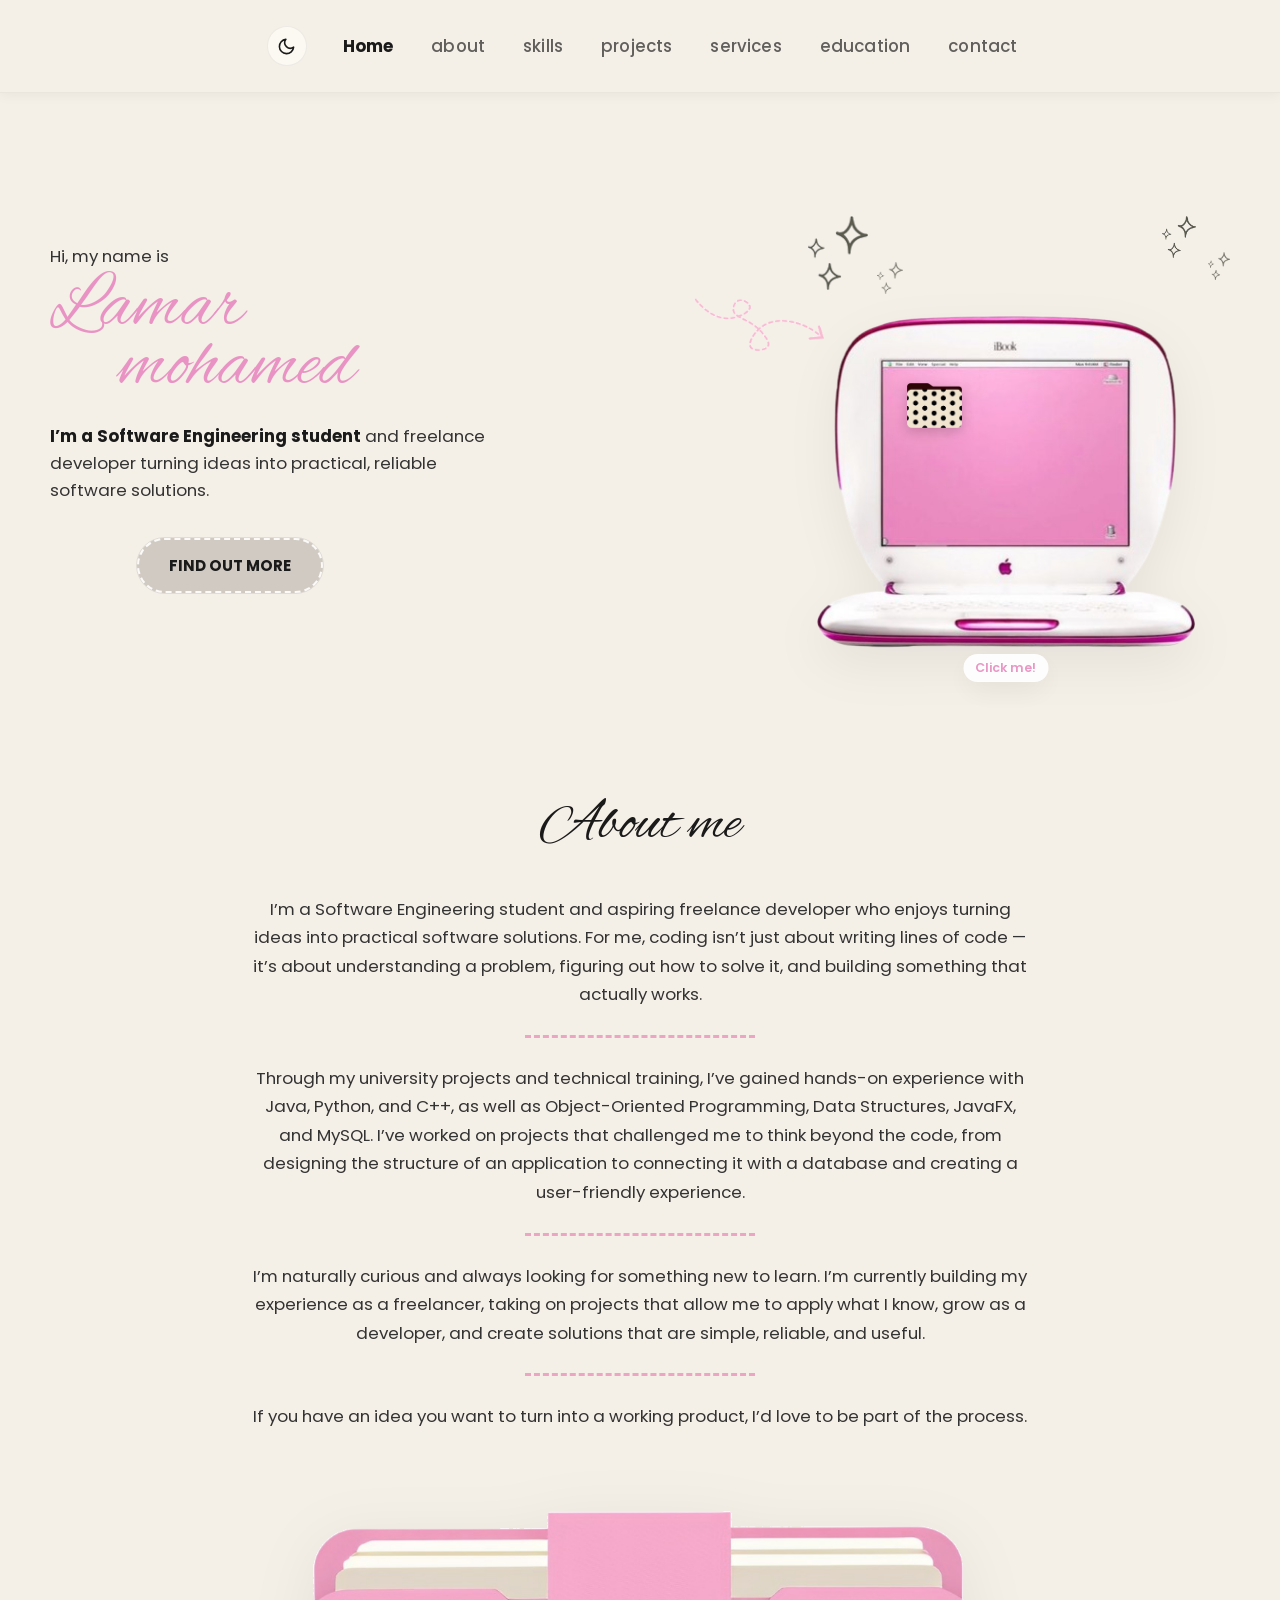
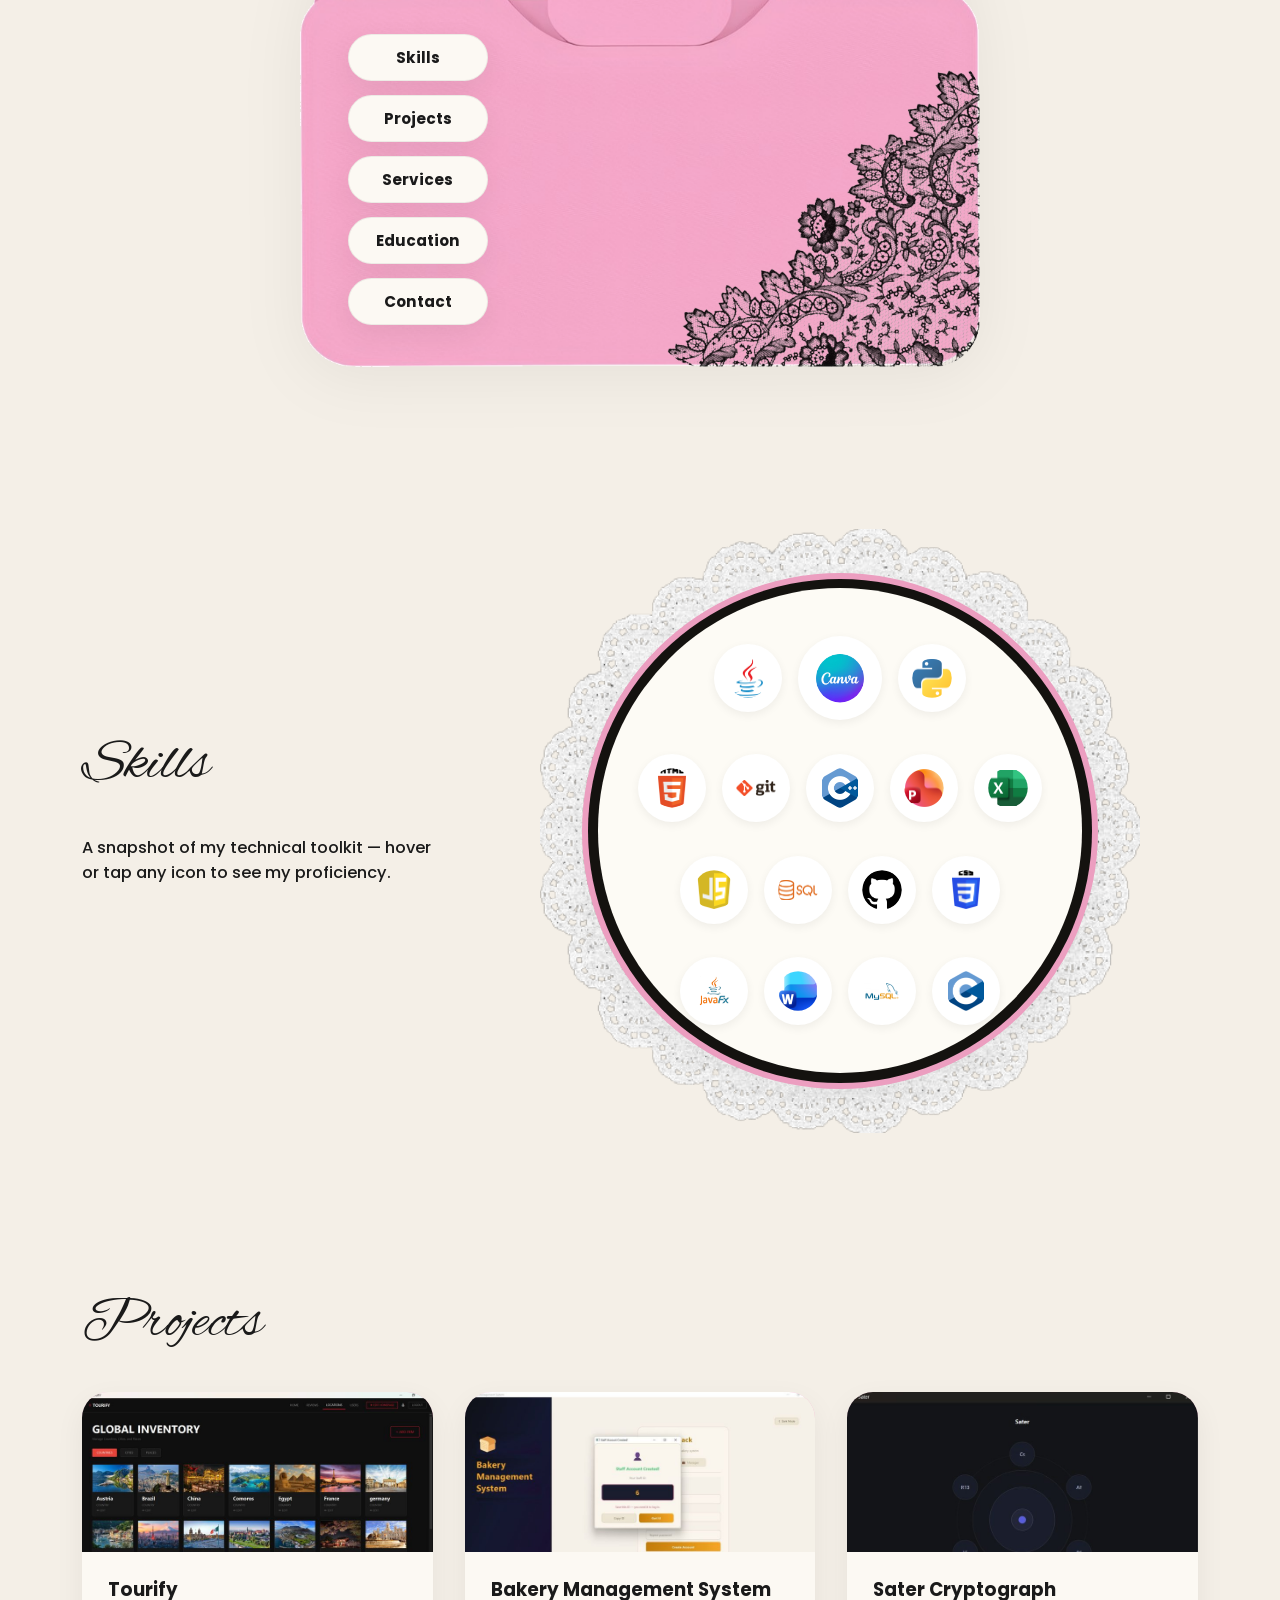
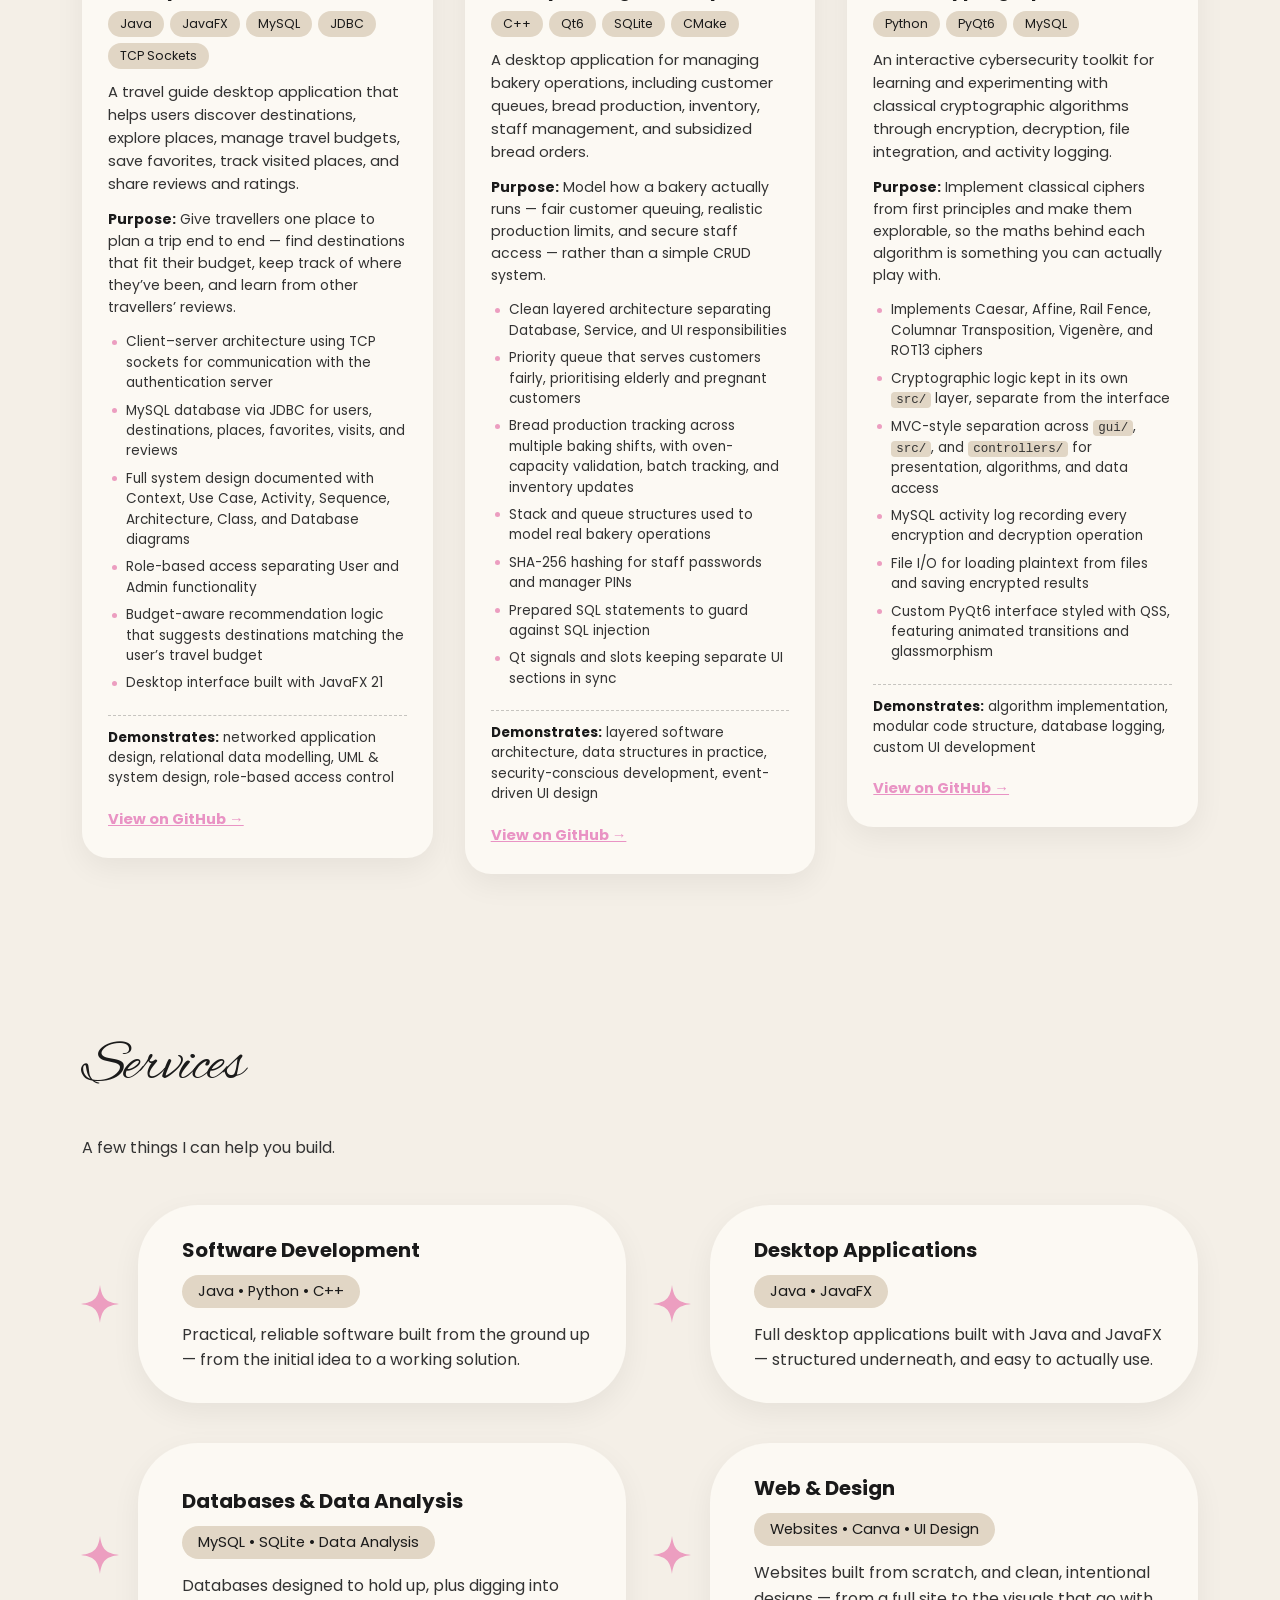
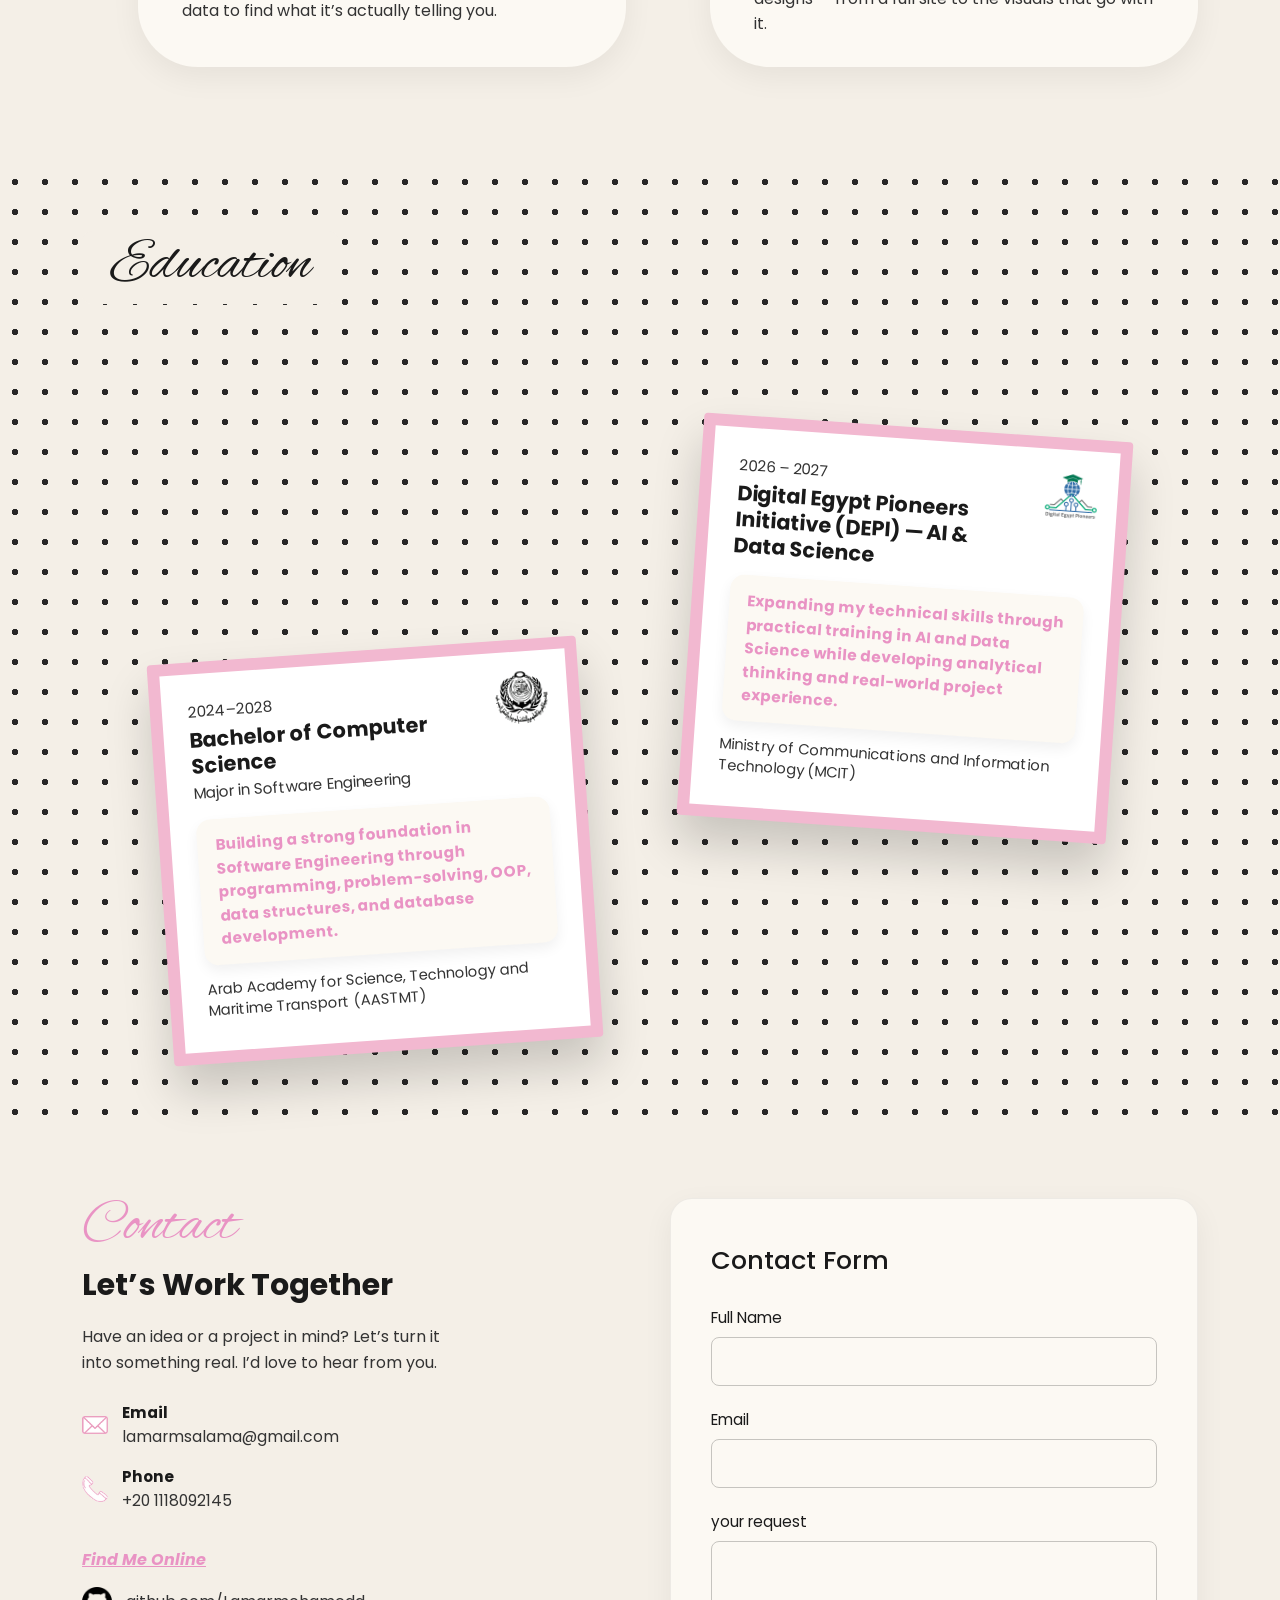
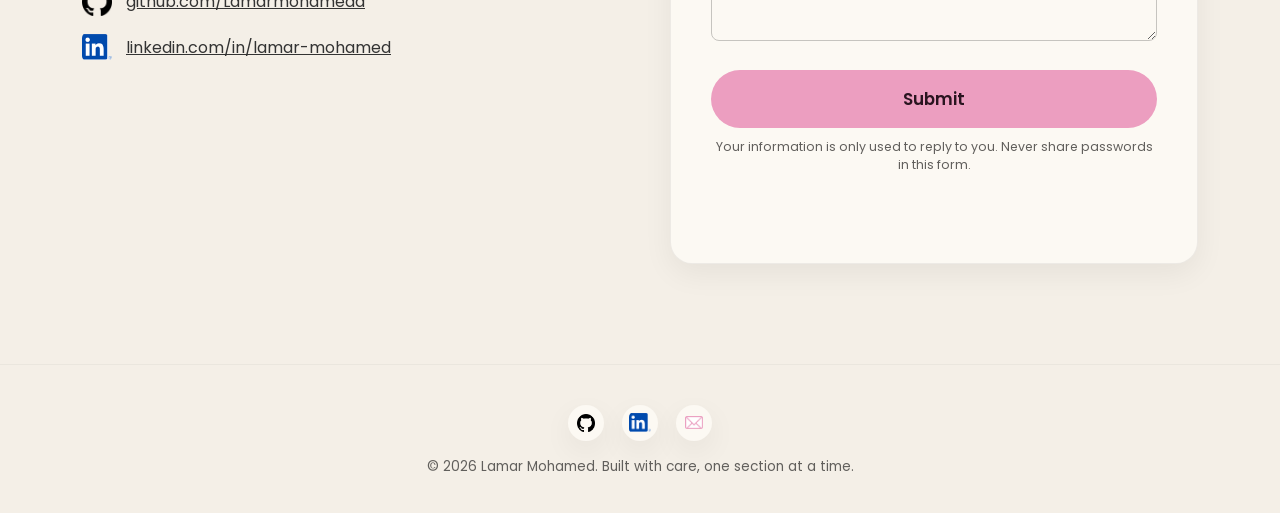
<file: education.html>
<!DOCTYPE html>
<html lang="en">
<head>
<meta charset="UTF-8" />
<meta http-equiv="refresh" content="0; url=index.html#education" />
<script>window.location.replace('index.html#education');</script>
<title>Redirecting… — Lamar Mohamed</title>
<meta name="robots" content="noindex" />
</head>
<body>
<p>This page has moved. If you are not redirected automatically,
<a href="index.html#education">click here</a>.</p>
</body>
</html>
</file>
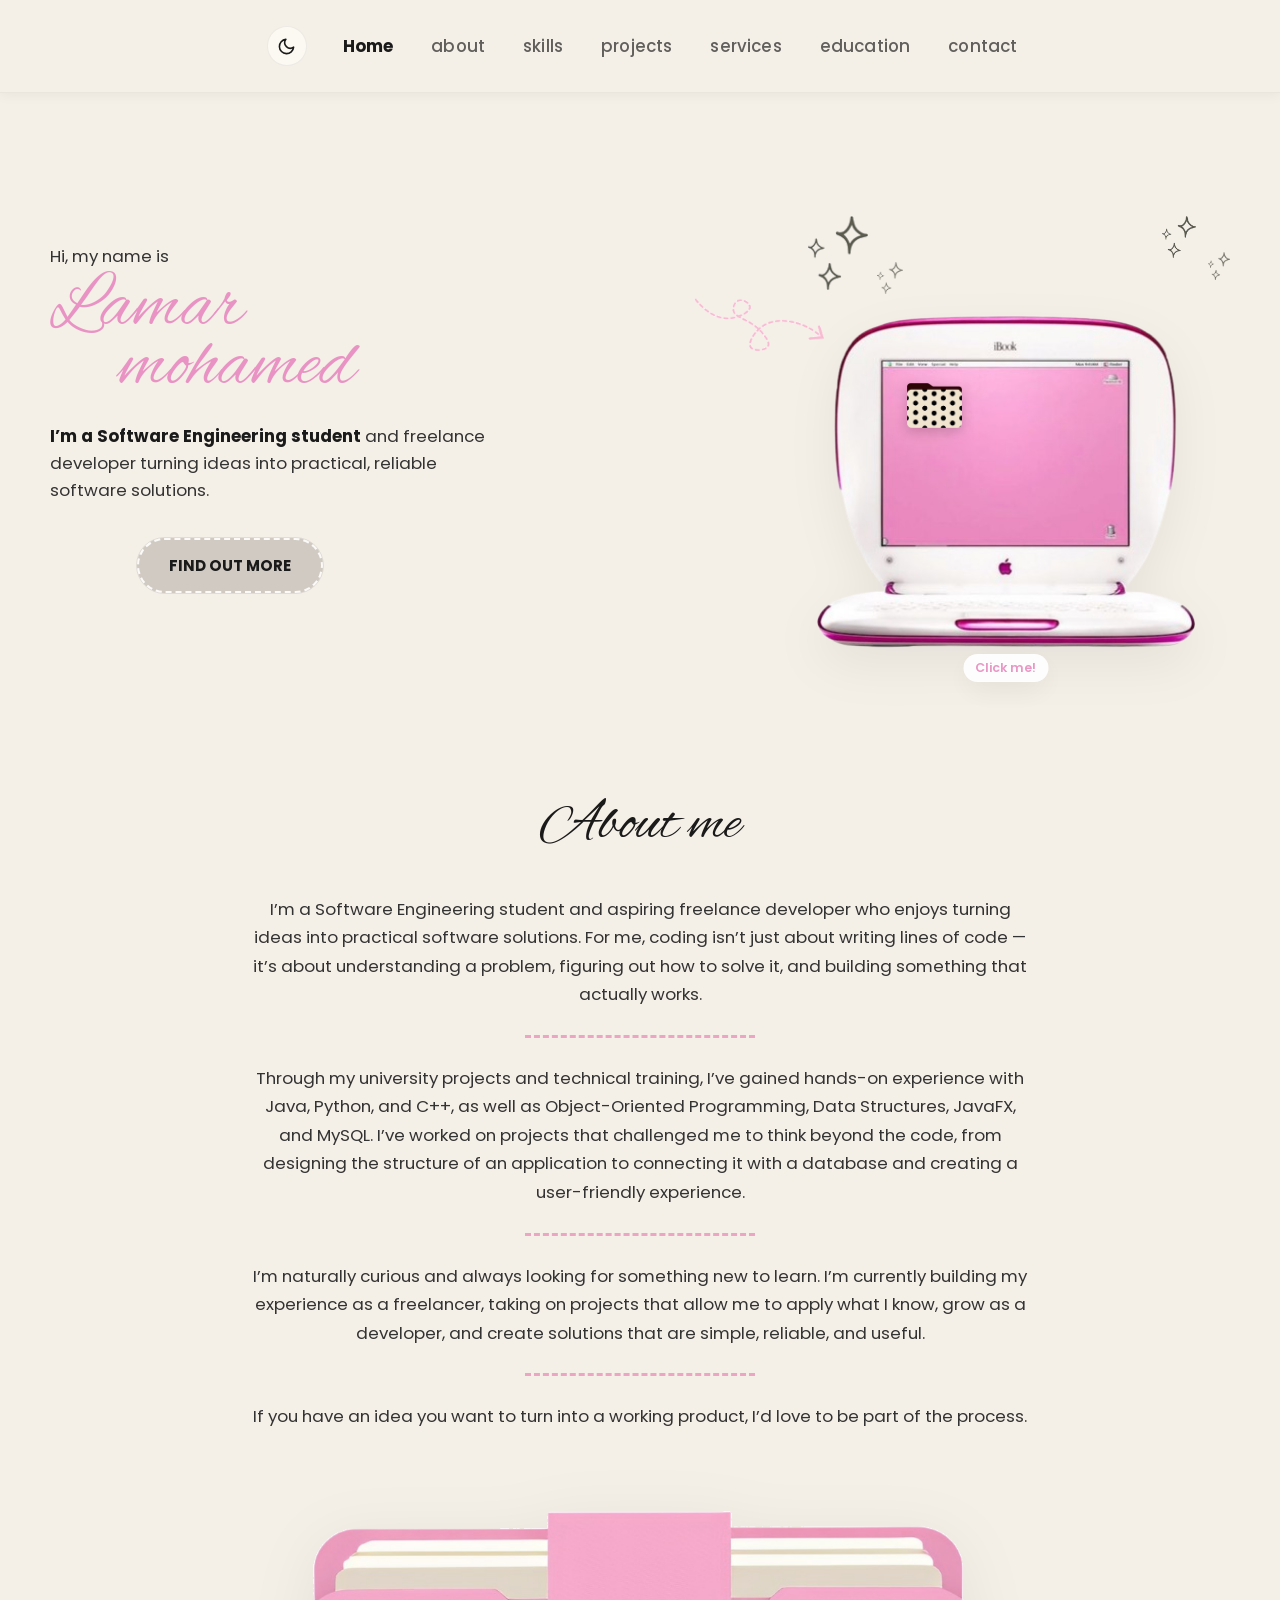
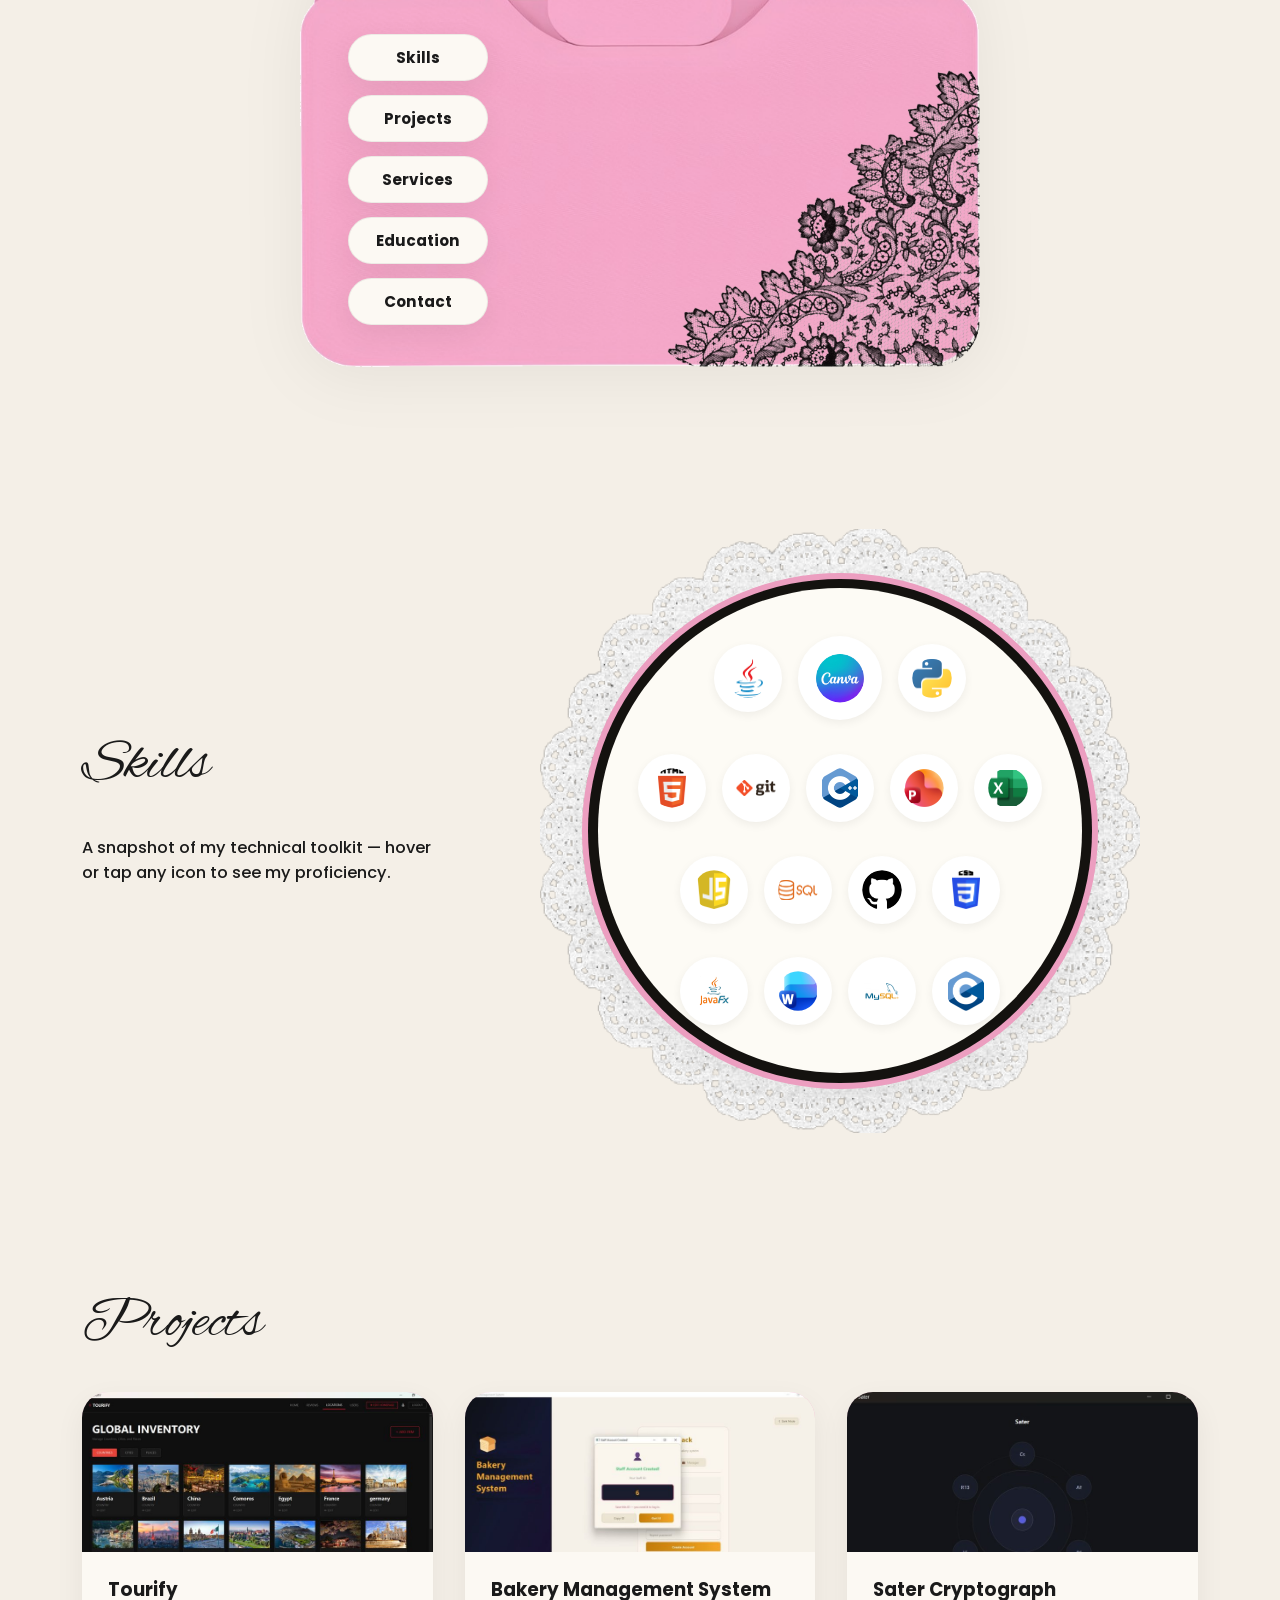
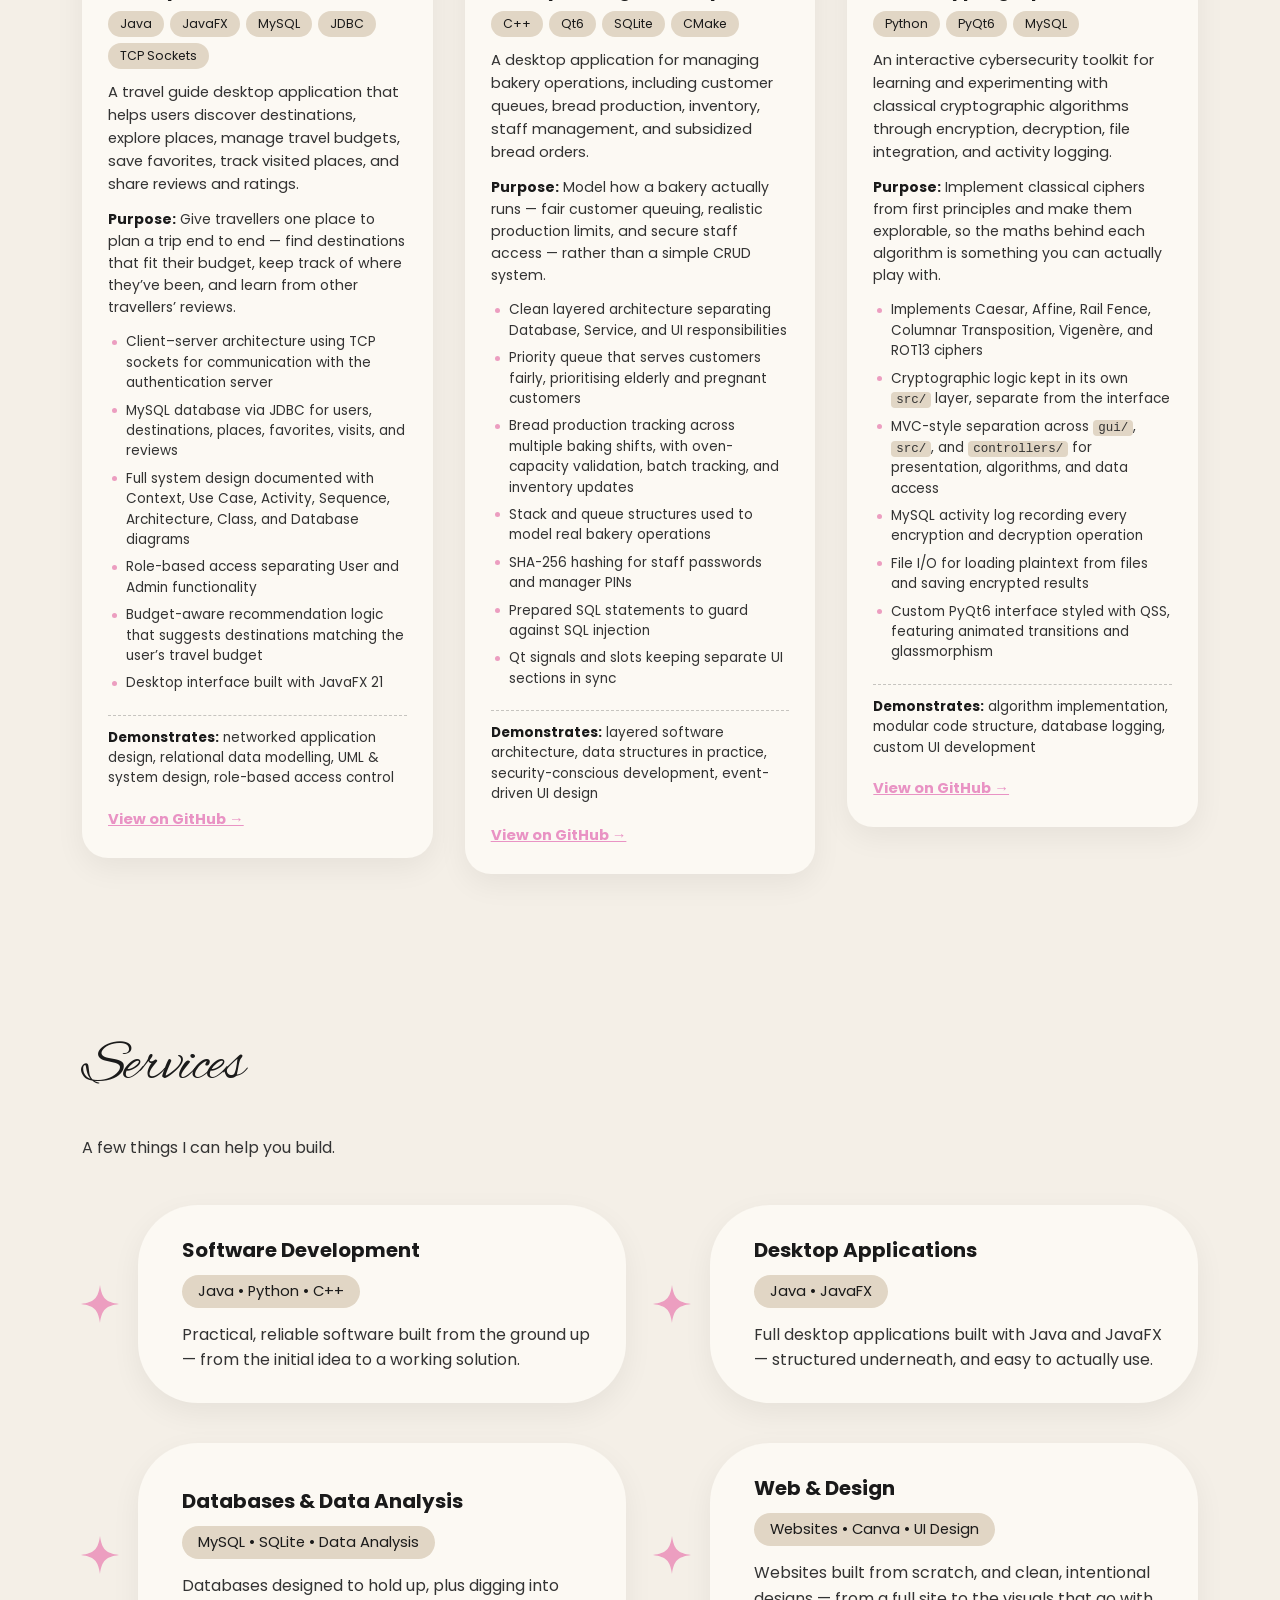
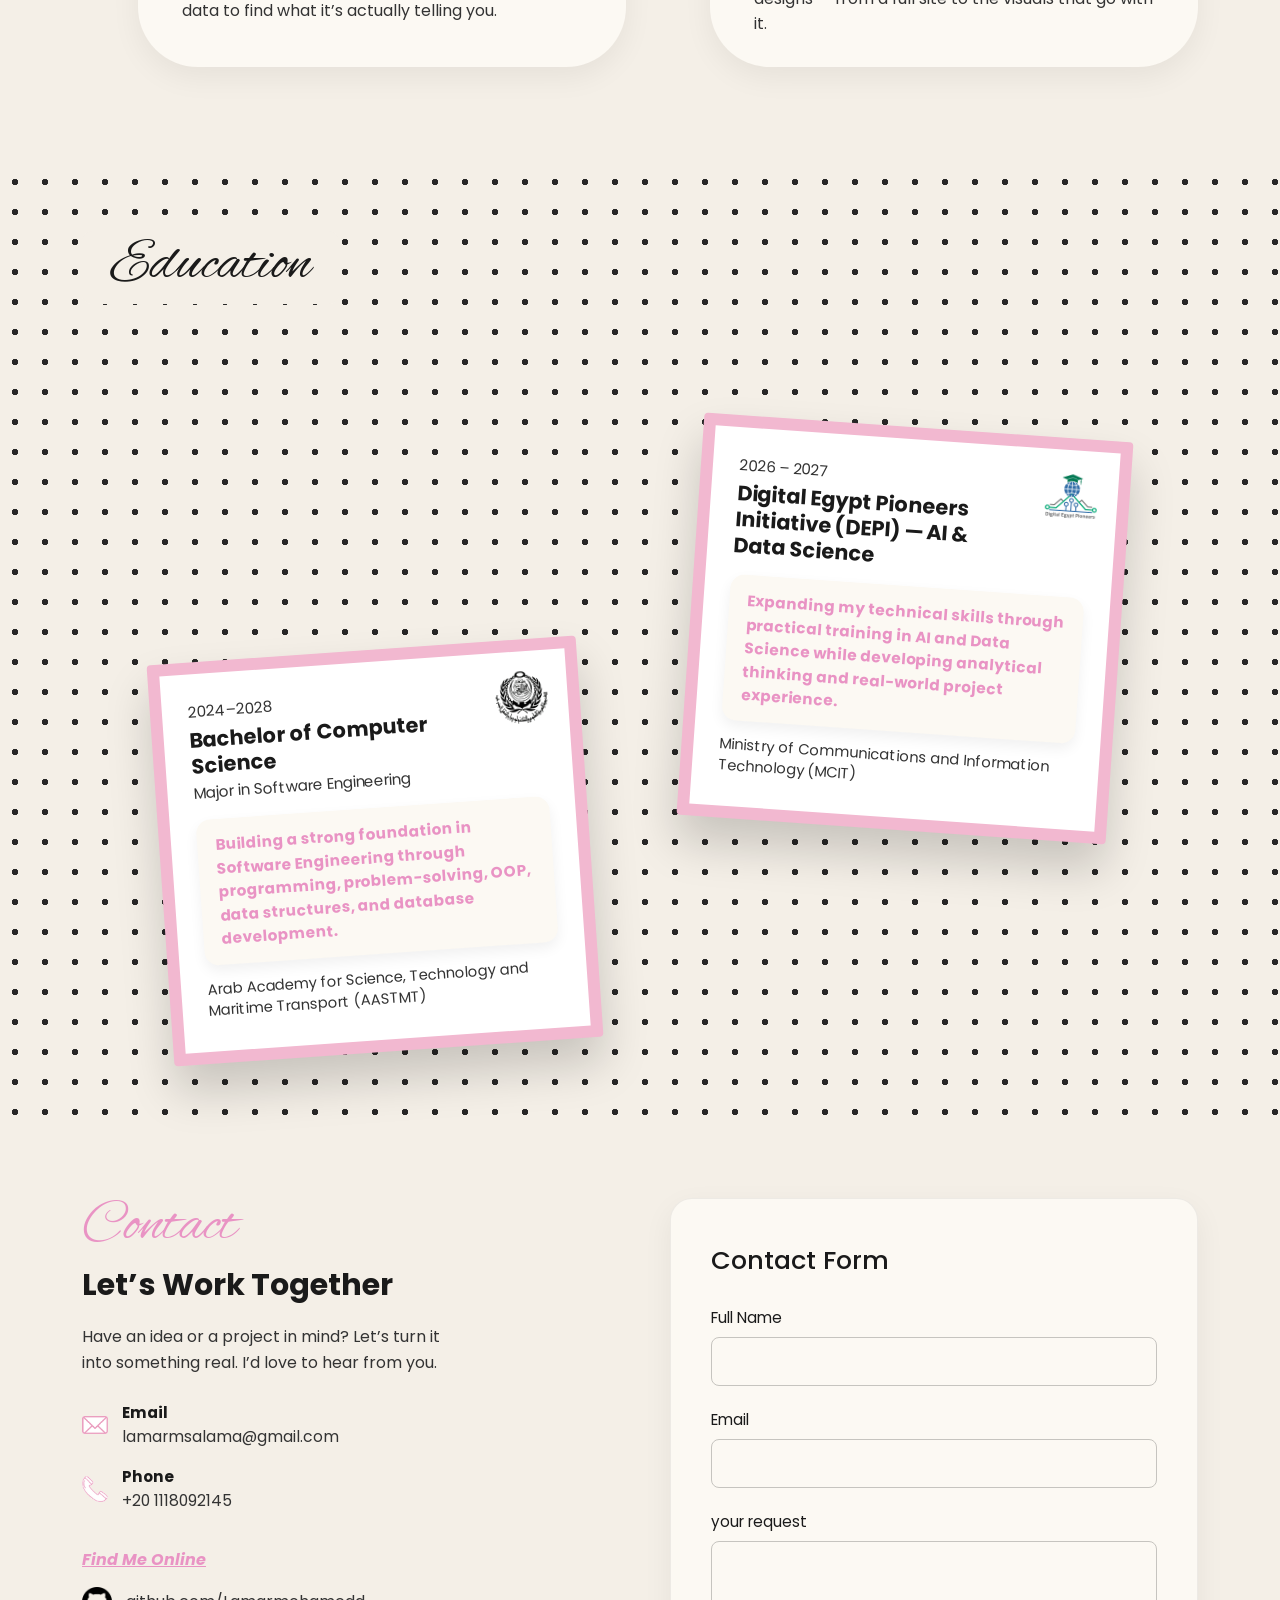
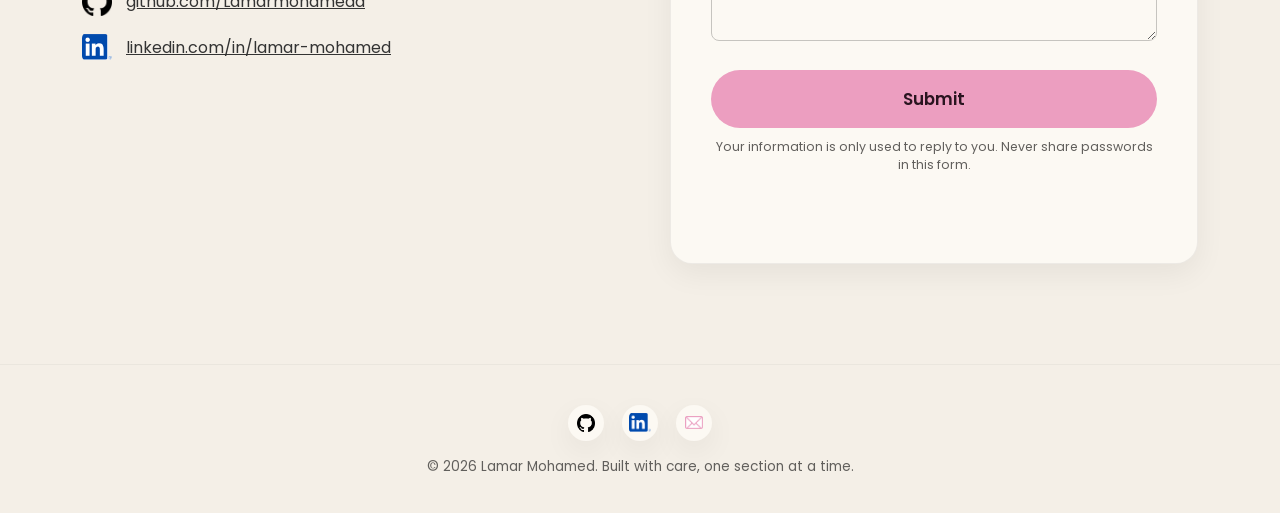
<file: projects.html>
<!DOCTYPE html>
<html lang="en">
<head>
<meta charset="UTF-8" />
<meta http-equiv="refresh" content="0; url=index.html#projects" />
<script>window.location.replace('index.html#projects');</script>
<title>Redirecting… — Lamar Mohamed</title>
<meta name="robots" content="noindex" />
</head>
<body>
<p>This page has moved. If you are not redirected automatically,
<a href="index.html#projects">click here</a>.</p>
</body>
</html>
</file>
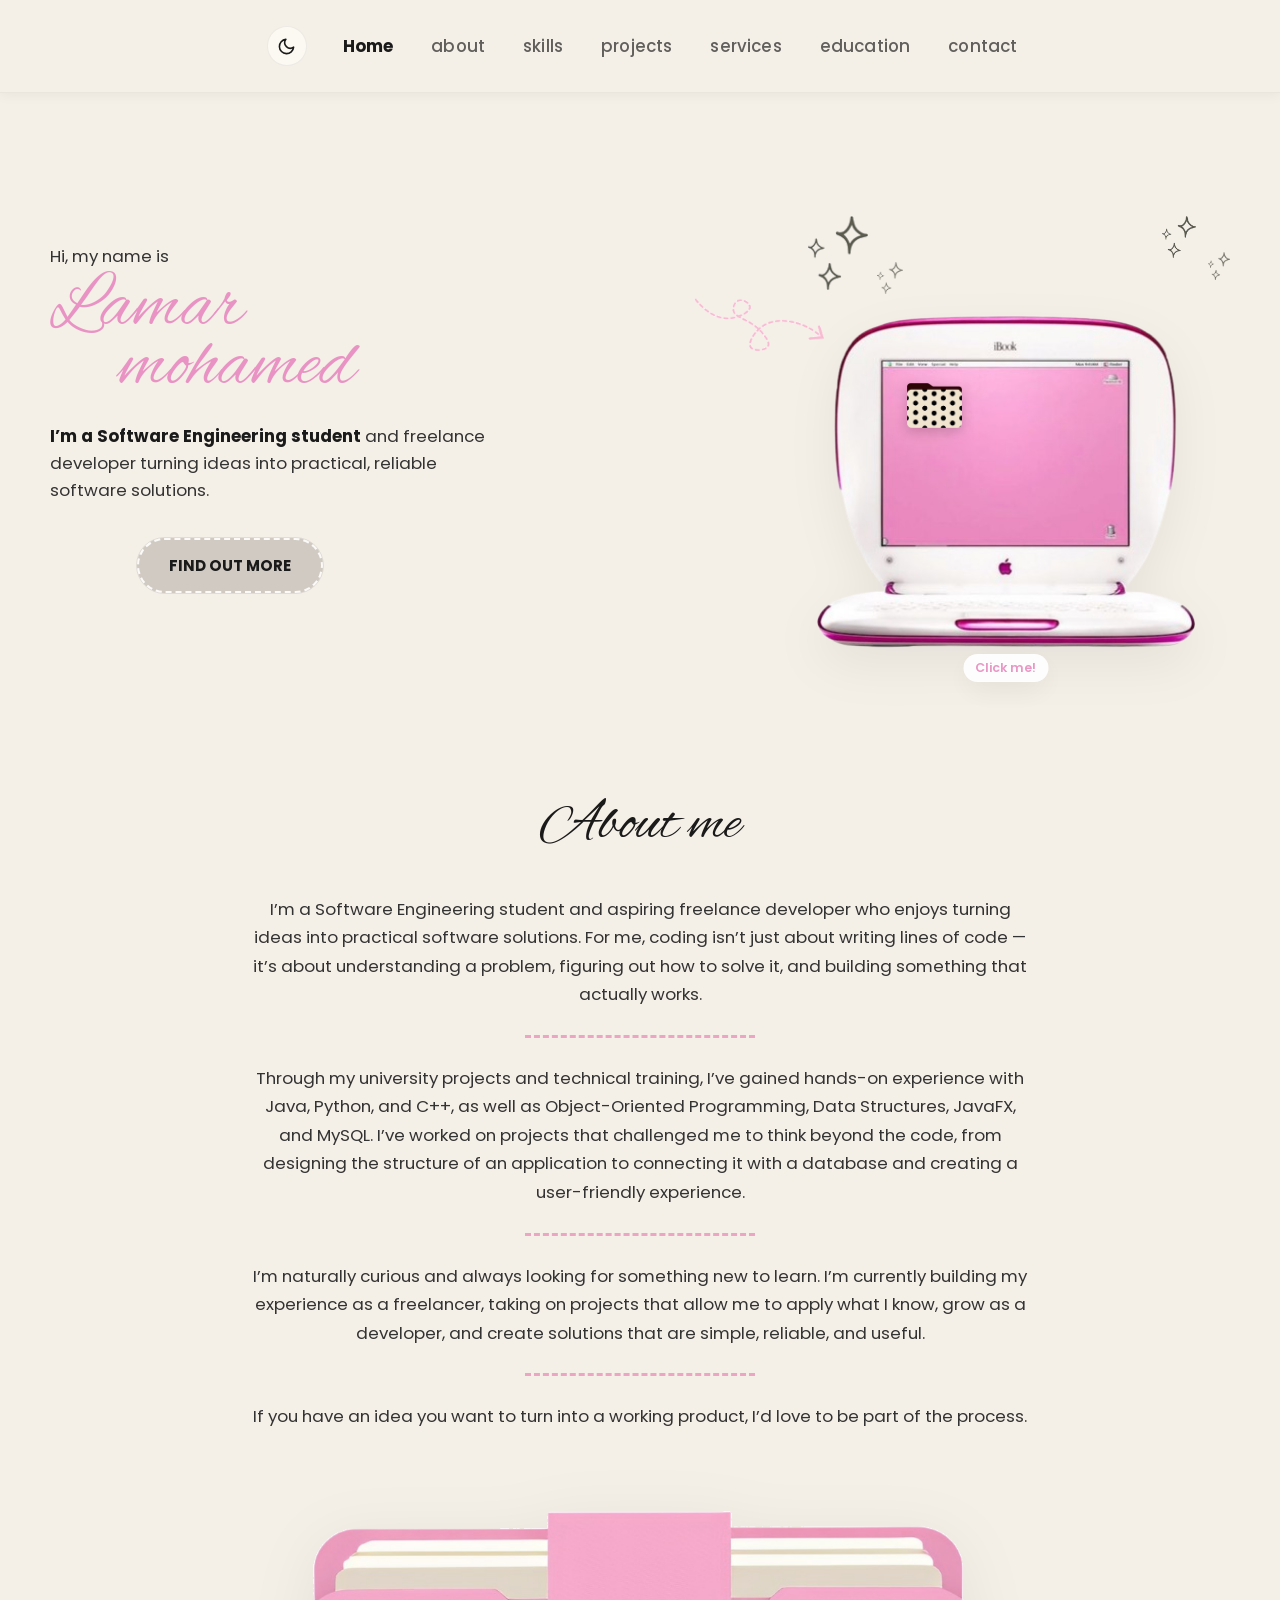
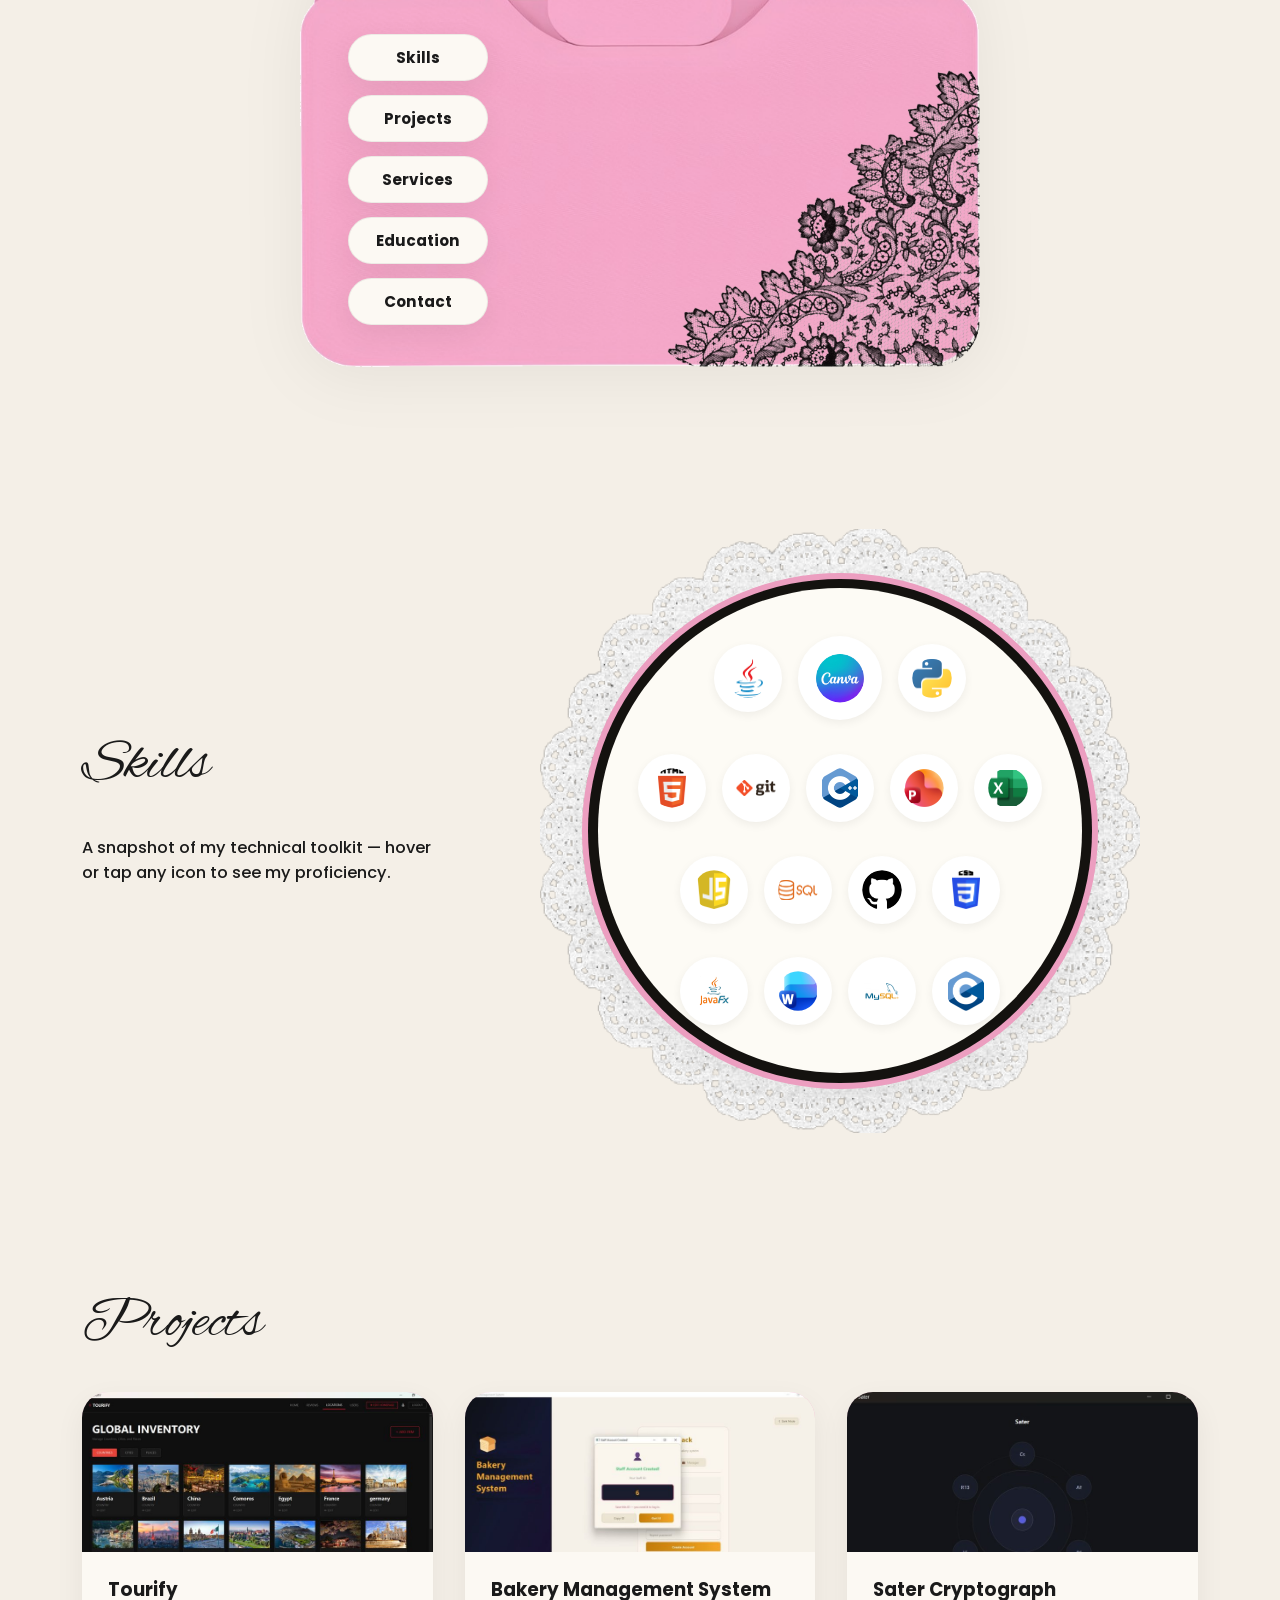
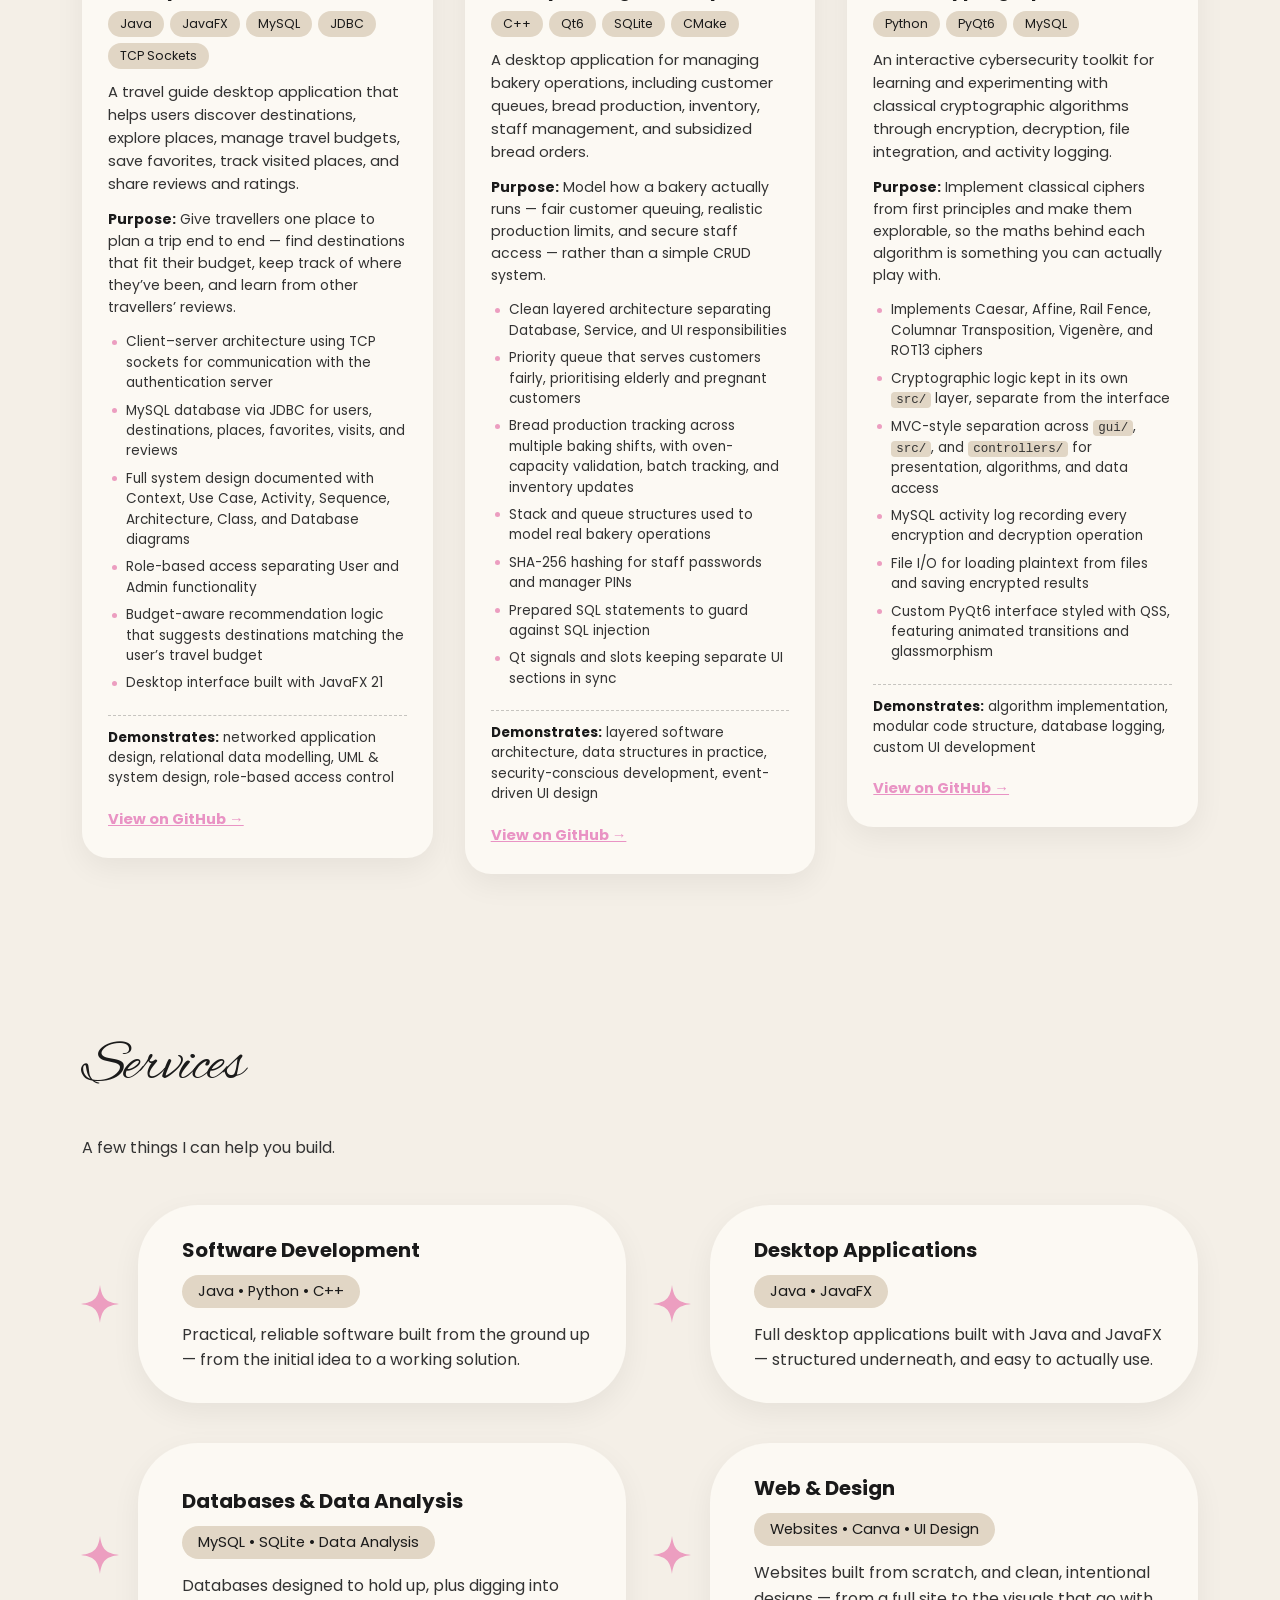
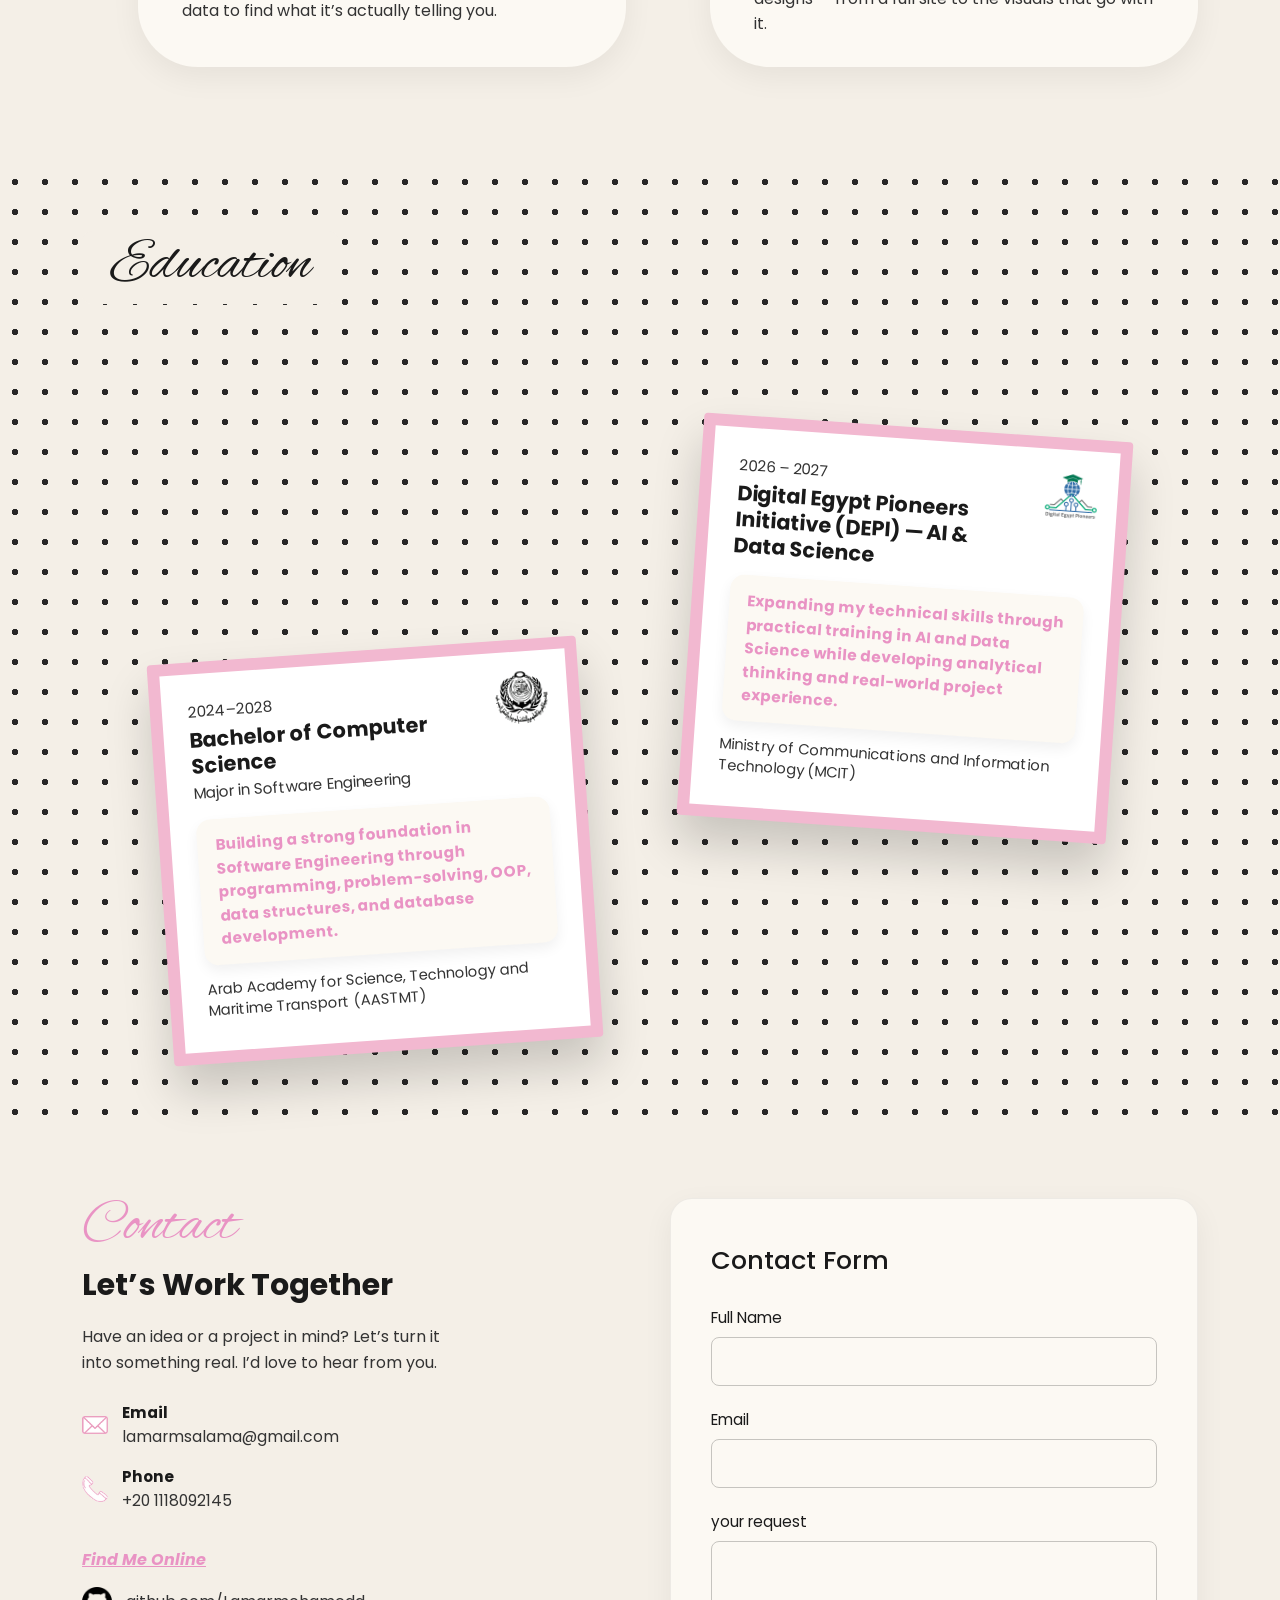
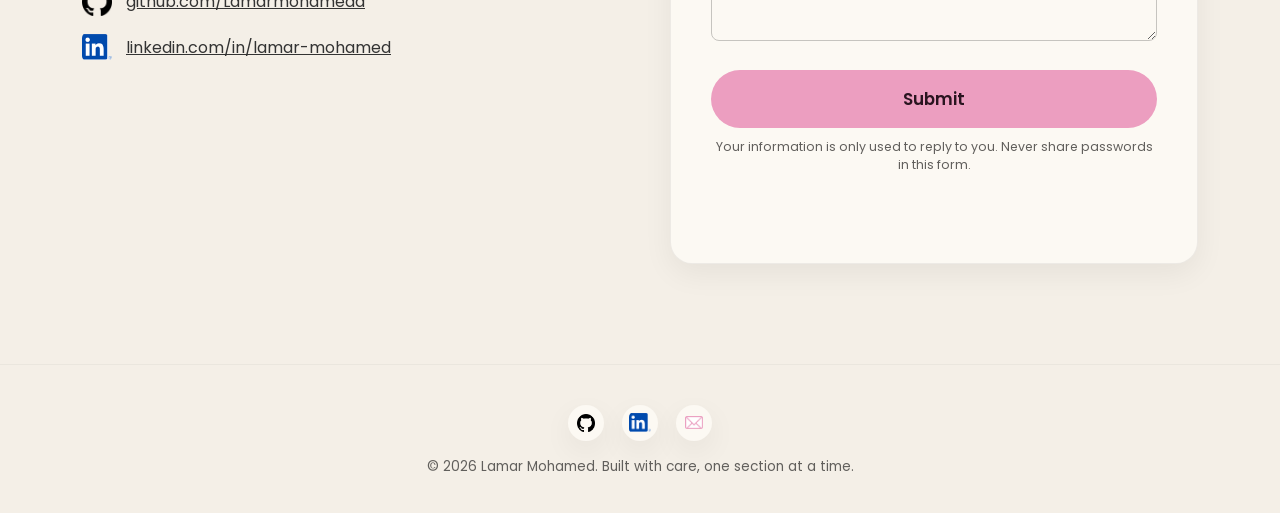
<file: services.html>
<!DOCTYPE html>
<html lang="en">
<head>
<meta charset="UTF-8" />
<meta http-equiv="refresh" content="0; url=index.html#services" />
<script>window.location.replace('index.html#services');</script>
<title>Redirecting… — Lamar Mohamed</title>
<meta name="robots" content="noindex" />
</head>
<body>
<p>This page has moved. If you are not redirected automatically,
<a href="index.html#services">click here</a>.</p>
</body>
</html>
</file>
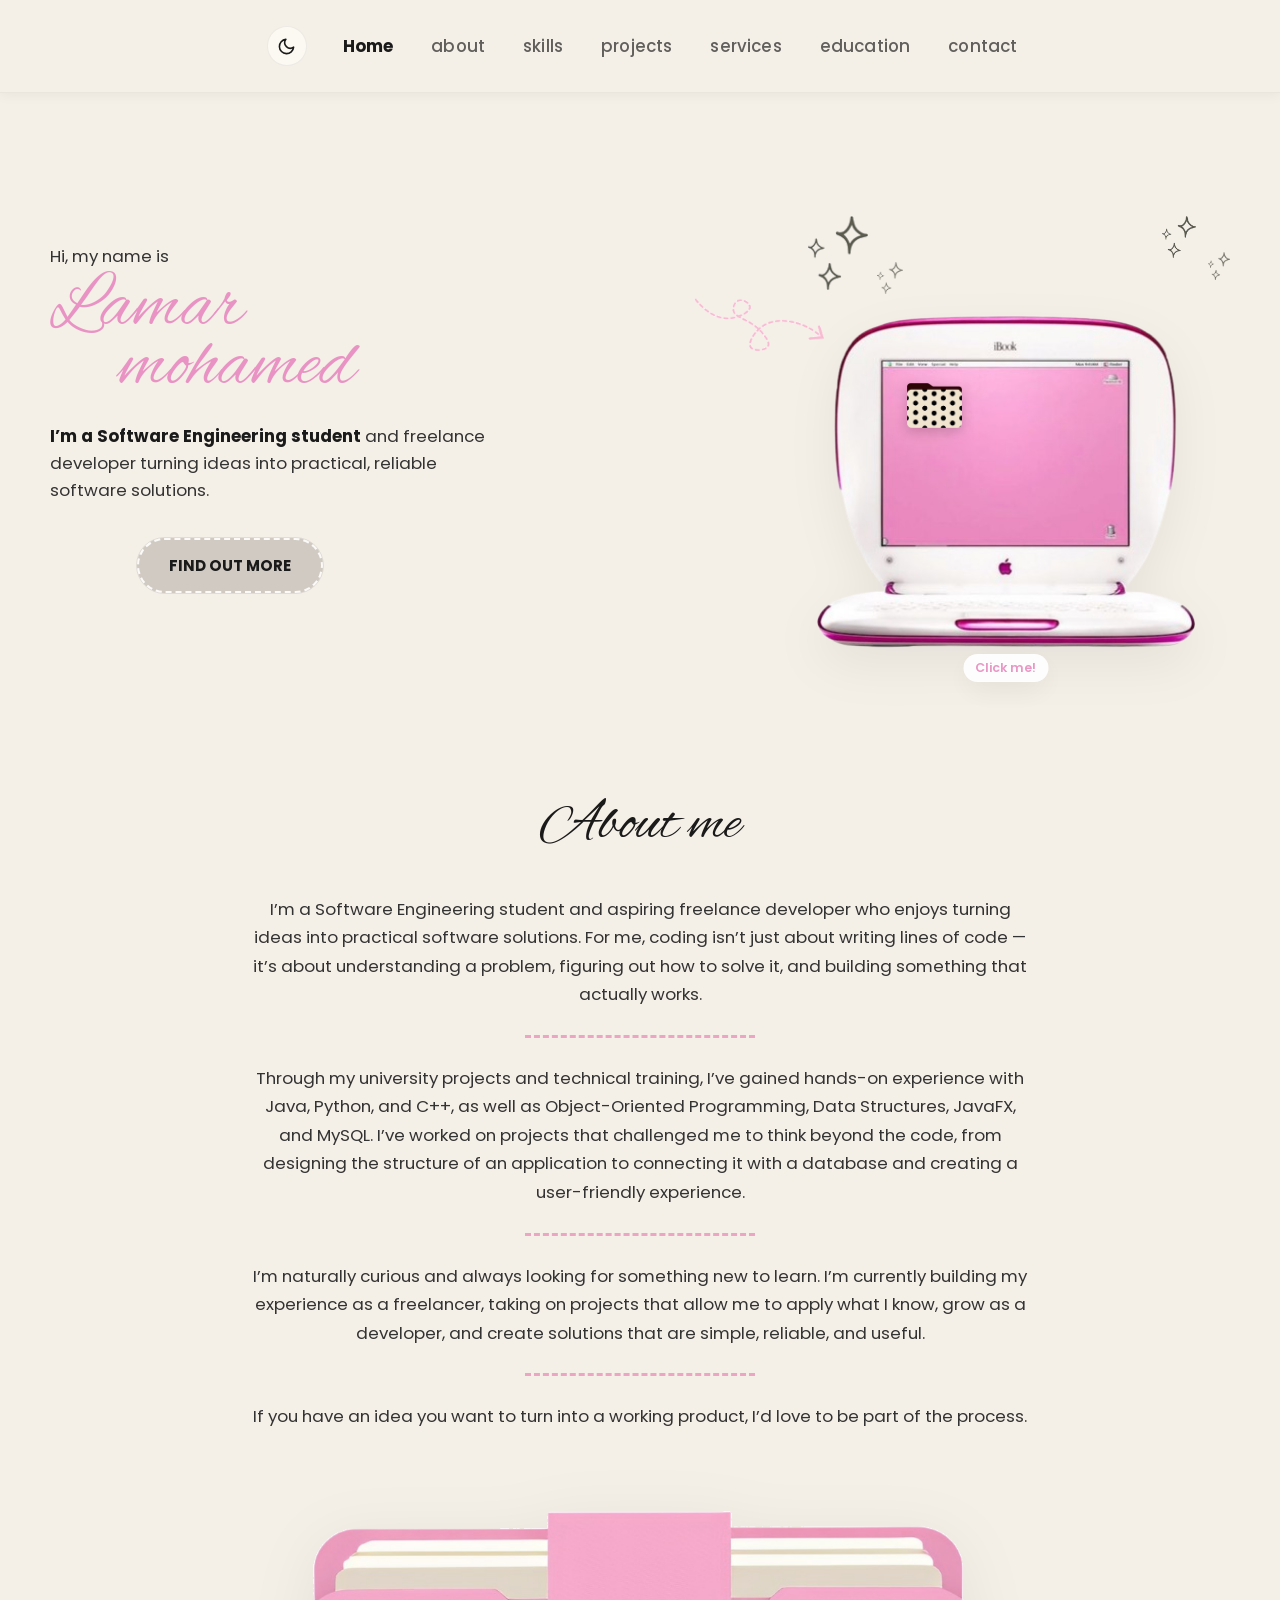
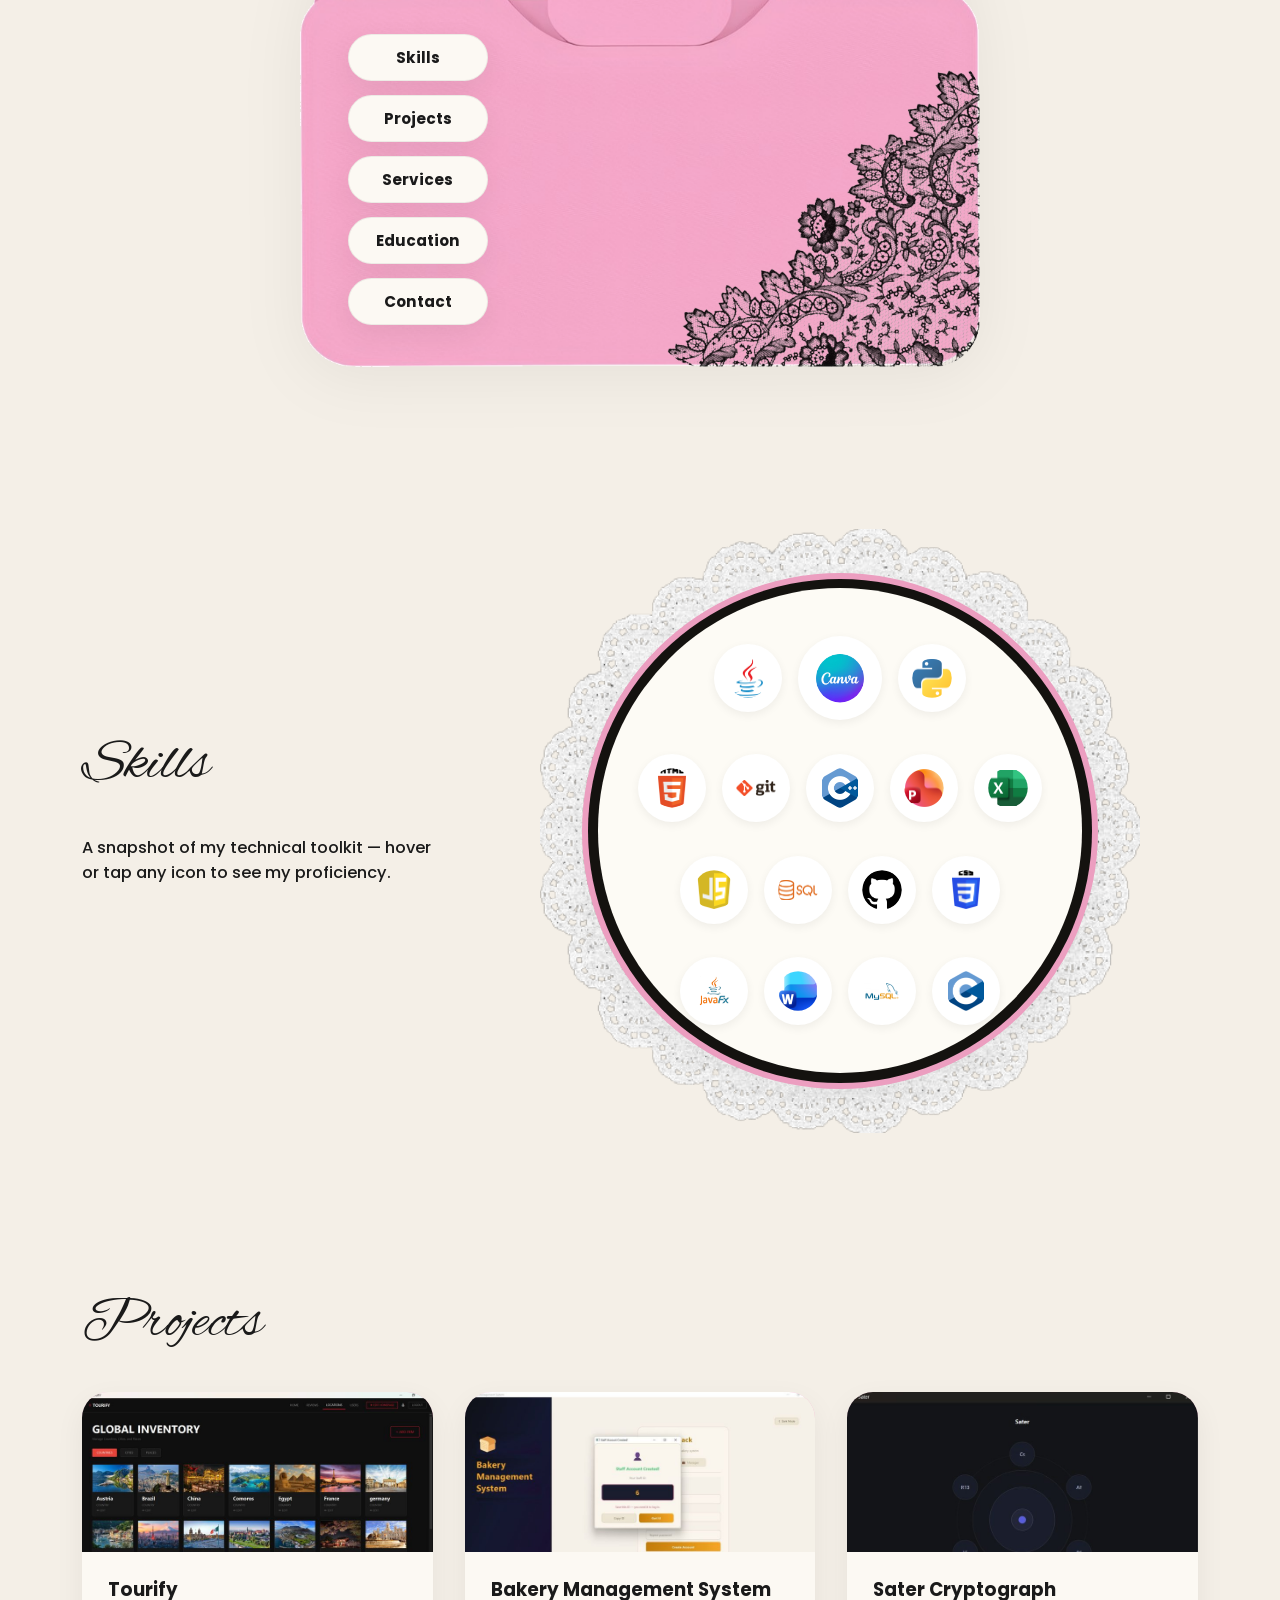
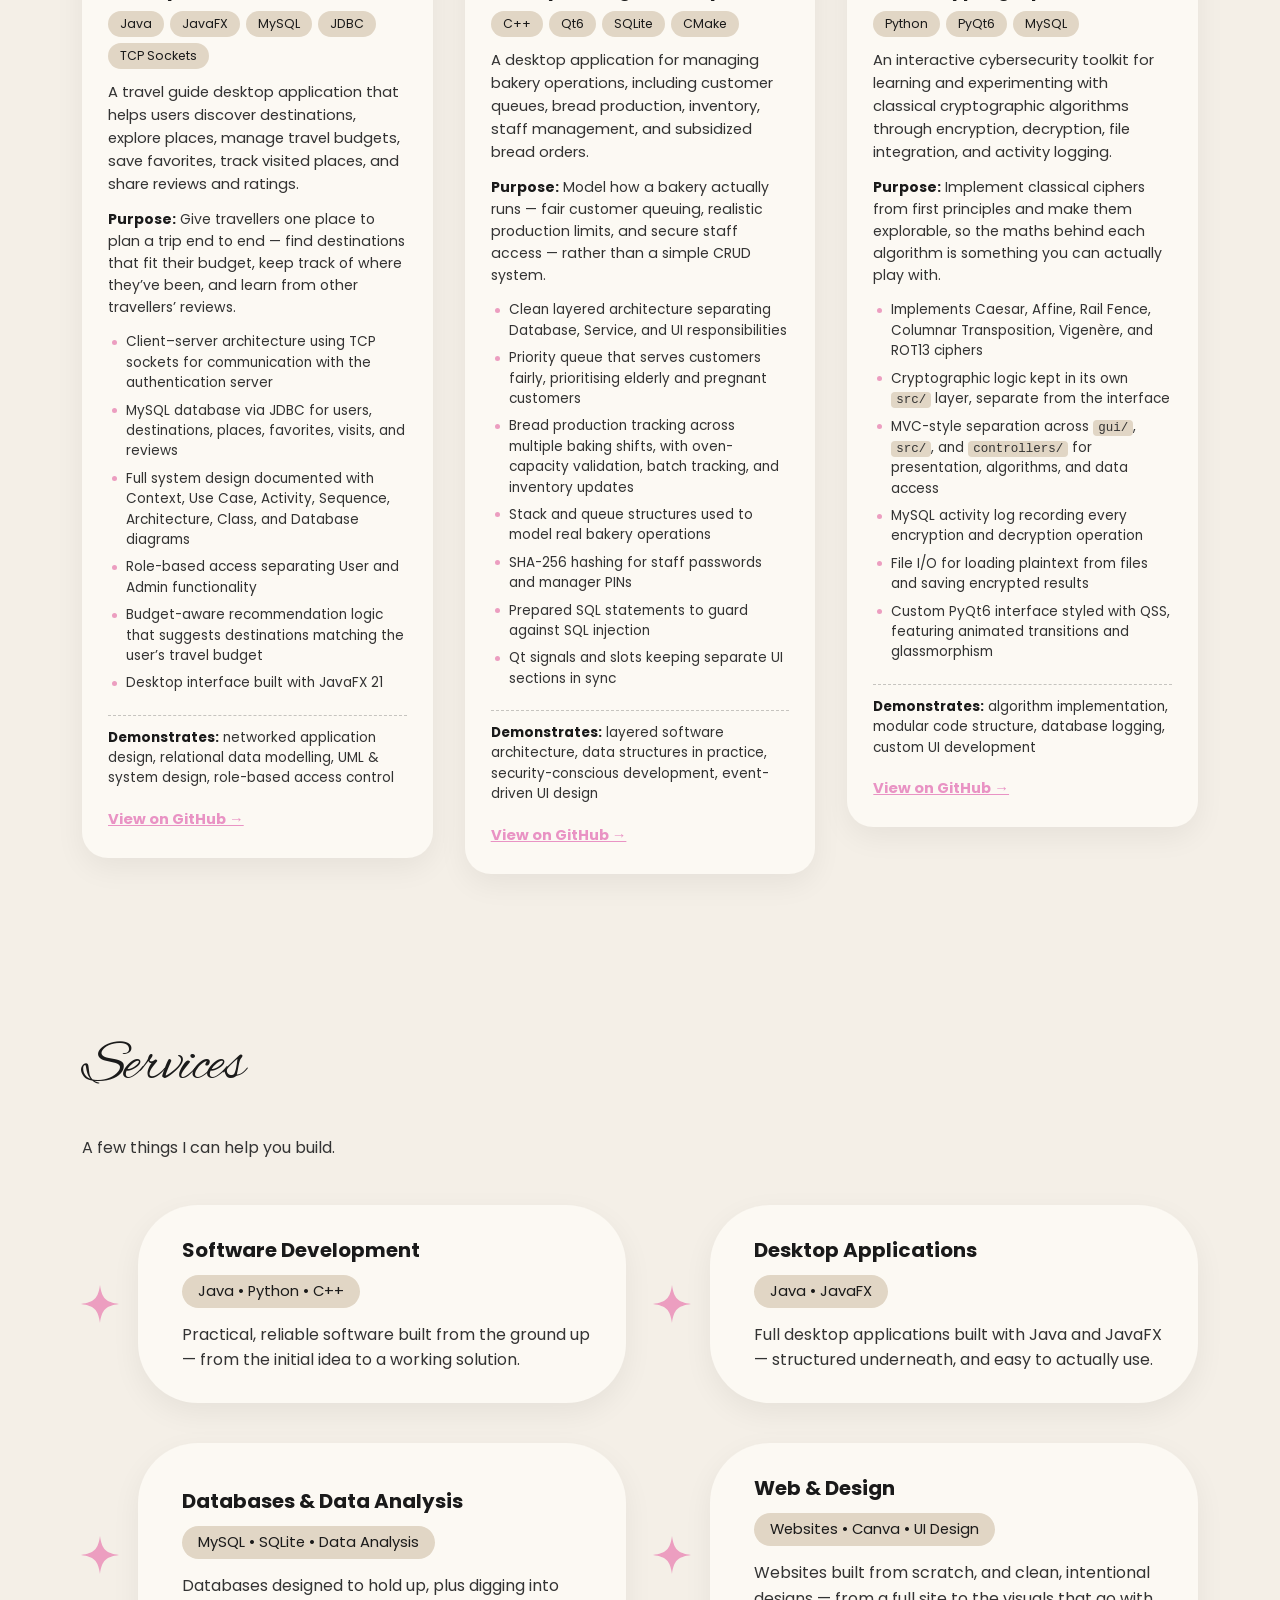
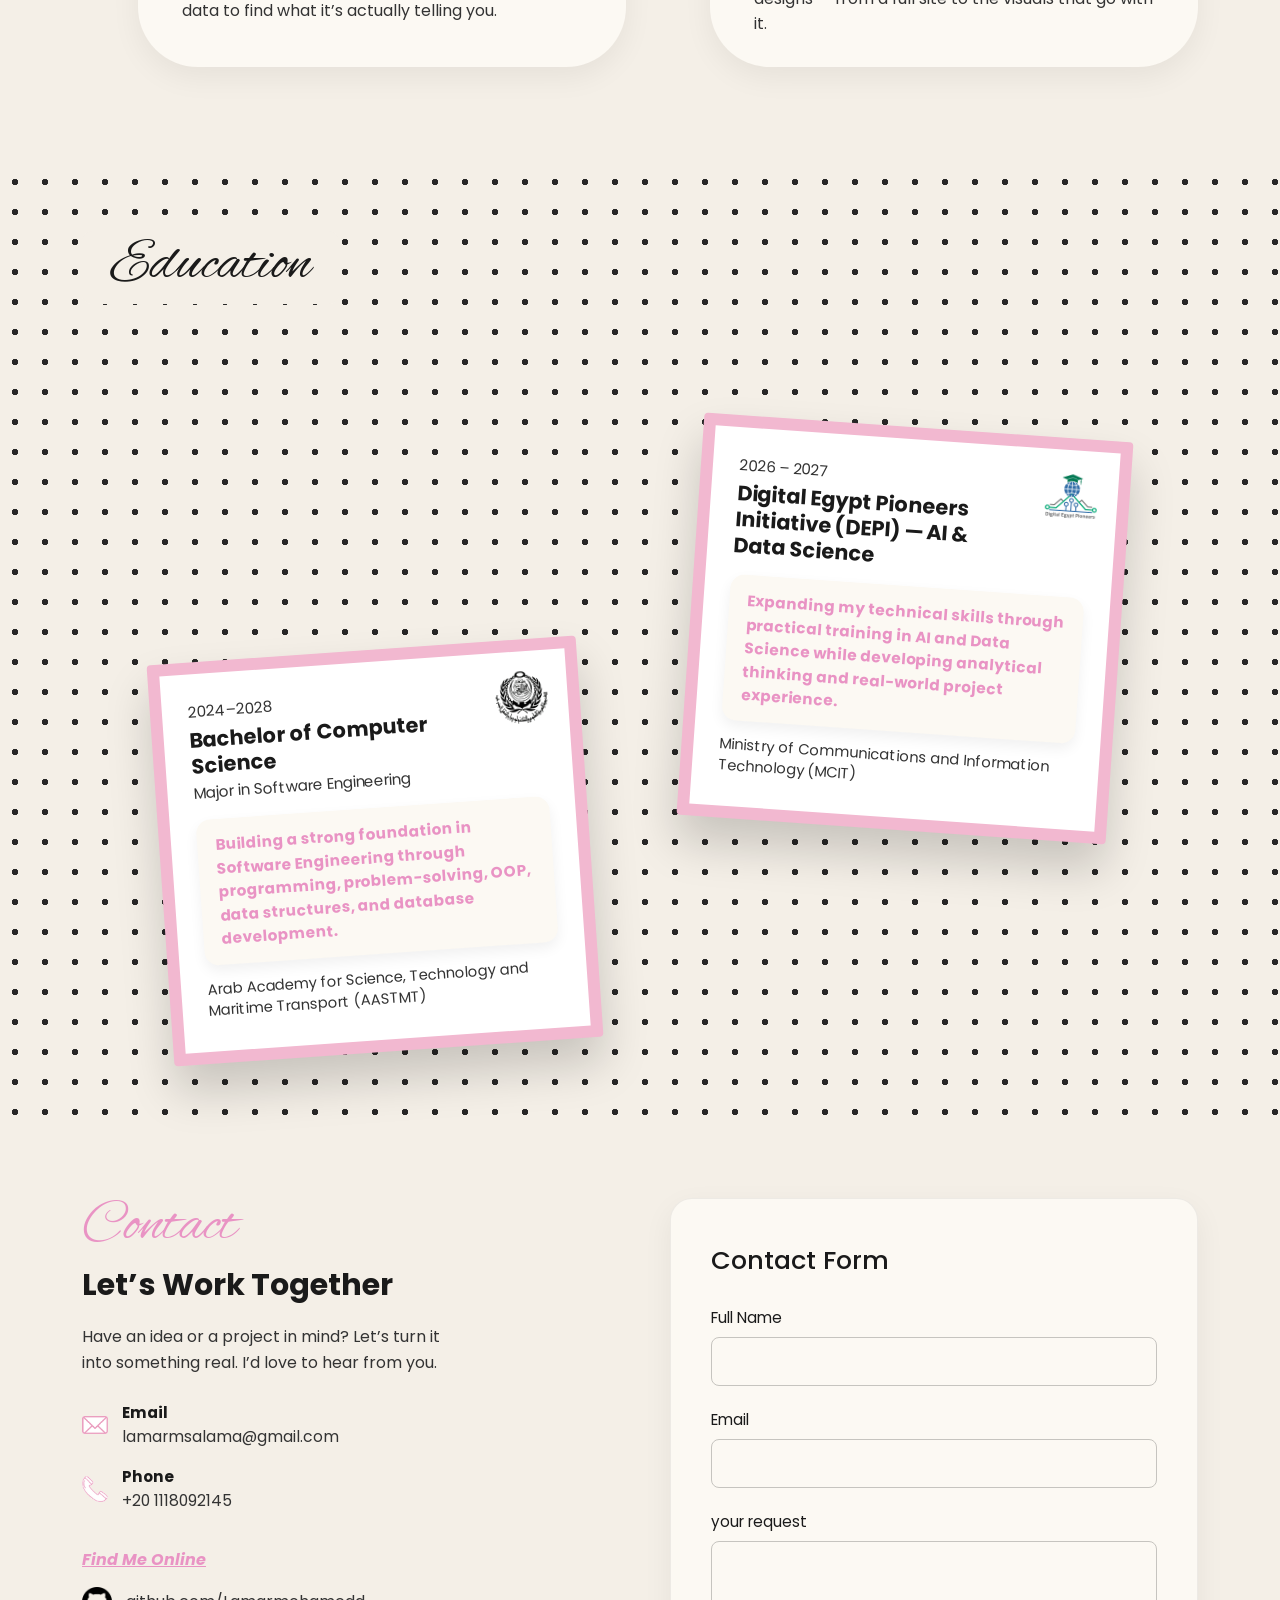
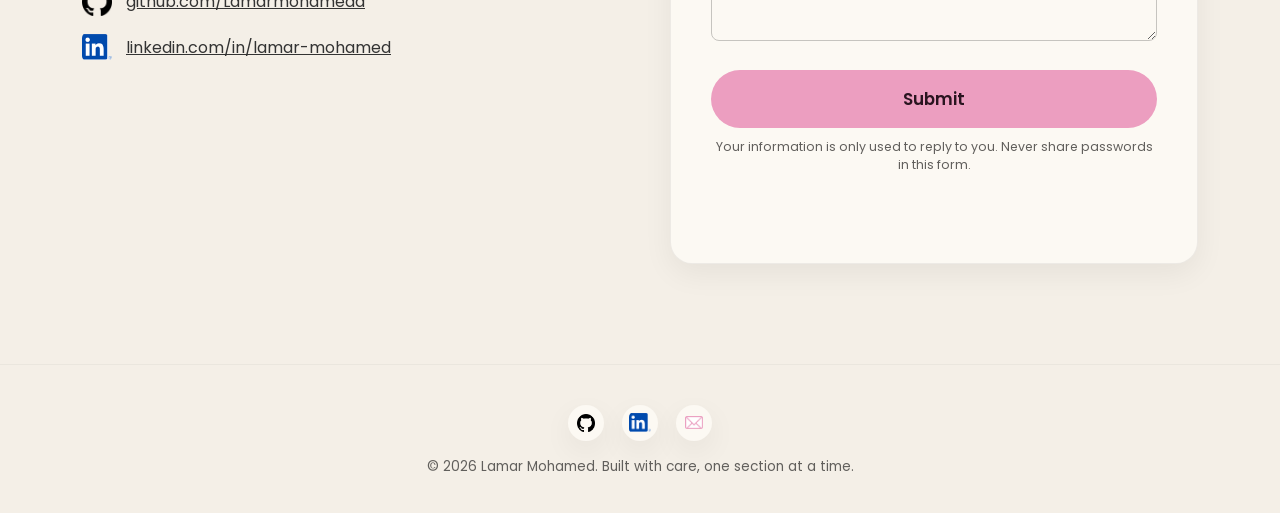
<file: skills.html>
<!DOCTYPE html>
<html lang="en">
<head>
<meta charset="UTF-8" />
<meta http-equiv="refresh" content="0; url=index.html#skills" />
<script>window.location.replace('index.html#skills');</script>
<title>Redirecting… — Lamar Mohamed</title>
<meta name="robots" content="noindex" />
</head>
<body>
<p>This page has moved. If you are not redirected automatically,
<a href="index.html#skills">click here</a>.</p>
</body>
</html>
</file>
<file: assets/css/style.css>
/* =========================================================
   Lamar Mohamed — Portfolio
   Main stylesheet
   ========================================================= */

:root {
  /* Colors — sampled directly from the Canva design (Light mode, default) */
  --cream: #f4efe7;          /* page background */
  --cream-light: #fcf9f3;    /* card / form background */
  --surface: #ffffff;        /* skill circles, education cards, raised white surfaces */
  --wheel-face: #fdfbf5;     /* skills wheel inner face */
  --ink: #1a1a1a;            /* headings / strong text */
  --ink-soft: #333333;       /* body text */
  --muted: #615f5c;          /* inactive nav links, secondary text */
  --pink: #ec9ec0;           /* accent pink (diamonds, buttons) */
  --pink-deep: #e993c4;      /* script text pink */
  --pink-soft: #f6c9de;      /* light pink washes */
  --tan-btn: #d0cac2;        /* "Find out more" button */
  --tan-btn-hover: #c7c1b8;
  --tag-bg: #e1d6c5;         /* services tag pill */
  --border: #c6c4bf;         /* input borders */
  --dot-black: #111111;      /* education polka dots */
  --edu-dot: rgba(17, 17, 17, 0.9);
  --nav-border: rgba(0, 0, 0, 0.04);
  --overlay-scrim: rgba(0, 0, 0, 0.25);
  --btn-outline-dash: rgba(255, 255, 255, 0.9);
  --btn-outline-ring: rgba(0, 0, 0, 0.08);
  --btn-pink-text: #2a1420;
  --btn-pink-hover: #e386b3;
  --btn-pink-glow: rgba(236, 158, 192, 0.45);
  --focus-ring: rgba(233, 147, 196, 0.25);
  --close-btn-bg: #1a1a1a;
  --card-border: rgba(0, 0, 0, 0.06);

  --shadow-soft: 0 10px 30px rgba(0, 0, 0, 0.06);
  --shadow-strong: 0 24px 40px rgba(0, 0, 0, 0.22);
  --shadow-edu: 0 26px 46px rgba(0, 0, 0, 0.18);
  --shadow-edu-inner: 0 6px 14px rgba(0, 0, 0, 0.06);
  --shadow-card-hover: 0 18px 34px rgba(0, 0, 0, 0.12);
  --nav-drawer-shadow: -12px 0 30px rgba(0, 0, 0, 0.08);
  --edu-frame: #f2b8d0;
  --icon-chip: #ffffff;
  --font-script: "Alex Brush", cursive;
  --font-heading: "Alex Brush", cursive;
  --font-sans: "Poppins", sans-serif;

  --max-width: 1180px;

  color-scheme: light;
}

[data-theme="dark"] {
  --cream: #221a1d;
  --cream-light: #2c2225;
  --surface: #382c30;
  --wheel-face: #241b1e;
  --ink: #f7f1ea;
  --ink-soft: #d9cfc9;
  --muted: #ab9c95;
  --pink: #f0a8c9;
  --pink-deep: #f2aad0;
  --pink-soft: #4a323d;
  --tan-btn: #4a3f38;
  --tan-btn-hover: #5b4e45;
  --tag-bg: #4a3c33;
  --border: #5a4c45;
  --dot-black: #f0a8c9;
  --edu-dot: rgba(240, 168, 201, 0.35);
  --nav-border: rgba(255, 255, 255, 0.08);
  --overlay-scrim: rgba(0, 0, 0, 0.5);
  --btn-outline-dash: rgba(255, 255, 255, 0.3);
  --btn-outline-ring: rgba(255, 255, 255, 0.1);
  --btn-pink-text: #2a1420;
  --btn-pink-hover: #f2b6d6;
  --btn-pink-glow: rgba(242, 170, 208, 0.35);
  --focus-ring: rgba(242, 170, 208, 0.3);
  --close-btn-bg: #efe6e0;
  --card-border: rgba(255, 255, 255, 0.08);

  --shadow-soft: 0 10px 30px rgba(0, 0, 0, 0.45);
  --shadow-strong: 0 24px 40px rgba(0, 0, 0, 0.55);
  --shadow-edu: 0 26px 46px rgba(0, 0, 0, 0.5);
  --shadow-edu-inner: 0 6px 14px rgba(0, 0, 0, 0.3);
  --shadow-card-hover: 0 18px 34px rgba(0, 0, 0, 0.4);
  --nav-drawer-shadow: -12px 0 30px rgba(0, 0, 0, 0.5);
  --edu-frame: #c96e96;

  color-scheme: dark;
}

@media (prefers-color-scheme: dark) {
  :root:not([data-theme="light"]) {
    --cream: #221a1d;
    --cream-light: #2c2225;
    --surface: #382c30;
    --wheel-face: #241b1e;
    --ink: #f7f1ea;
    --ink-soft: #d9cfc9;
    --muted: #ab9c95;
    --pink: #f0a8c9;
    --pink-deep: #f2aad0;
    --pink-soft: #4a323d;
    --tan-btn: #4a3f38;
    --tan-btn-hover: #5b4e45;
    --tag-bg: #4a3c33;
    --border: #5a4c45;
    --dot-black: #f0a8c9;
    --edu-dot: rgba(240, 168, 201, 0.35);
    --nav-border: rgba(255, 255, 255, 0.08);
    --overlay-scrim: rgba(0, 0, 0, 0.5);
    --btn-outline-dash: rgba(255, 255, 255, 0.3);
    --btn-outline-ring: rgba(255, 255, 255, 0.1);
    --btn-pink-hover: #f2b6d6;
    --btn-pink-glow: rgba(242, 170, 208, 0.35);
    --focus-ring: rgba(242, 170, 208, 0.3);
    --close-btn-bg: #efe6e0;
    --card-border: rgba(255, 255, 255, 0.08);
    --shadow-soft: 0 10px 30px rgba(0, 0, 0, 0.45);
    --shadow-strong: 0 24px 40px rgba(0, 0, 0, 0.55);
    --shadow-edu: 0 26px 46px rgba(0, 0, 0, 0.5);
    --shadow-edu-inner: 0 6px 14px rgba(0, 0, 0, 0.3);
    --shadow-card-hover: 0 18px 34px rgba(0, 0, 0, 0.4);
    --nav-drawer-shadow: -12px 0 30px rgba(0, 0, 0, 0.5);
    --edu-frame: #c96e96;
    color-scheme: dark;
  }
}

*,
*::before,
*::after {
  box-sizing: border-box;
}

html {
  scroll-behavior: smooth;
}

body {
  margin: 0;
  background: var(--cream);
  color: var(--ink-soft);
  font-family: var(--font-sans);
  -webkit-font-smoothing: antialiased;
  transition: background-color 0.35s ease, color 0.35s ease;
}

main {
  display: block;
  overflow-x: hidden;
}

/* Smooth, consistent theme transition across themed surfaces.
   Elements that already animate other properties (transform, opacity)
   keep those working — this only adds color-related transitions. */
.site-nav,
.pill-link,
.btn-outline,
.btn-pink,
.service-panel,
.contact-form-card,
.edu-card,
.edu-card .edu-desc,
.project-card,
.skills-wheel .ring-cream,
.skill-item,
.form-field input,
.form-field textarea,
.about-copy p,
.contact-row a,
.education-section,
input,
textarea,
h1, h2, h3, p, a, span {
  transition: background-color 0.35s ease, color 0.35s ease,
    border-color 0.35s ease, box-shadow 0.35s ease;
}

img {
  max-width: 100%;
  display: block;
}

a {
  color: inherit;
  text-decoration: none;
}

button {
  font-family: inherit;
  cursor: pointer;
}

.container {
  max-width: var(--max-width);
  margin: 0 auto;
  padding: 0 32px;
}

.script {
  font-family: var(--font-heading);
  font-weight: 400;
}

/* =========================================================
   Navigation
   ========================================================= */

.site-nav {
  position: sticky;
  top: 0;
  z-index: 500;
  background: var(--cream);
  border-bottom: 1px solid var(--nav-border);
  box-shadow: 0 2px 12px rgba(0, 0, 0, 0.05);
}

.site-nav .nav-inner {
  max-width: var(--max-width);
  margin: 0 auto;
  display: flex;
  align-items: center;
  justify-content: center;
  padding: 26px 32px;
  gap: 34px;
  flex-wrap: wrap;
}

.site-nav .nav-links {
  display: flex;
  flex-direction: row;
  align-items: center;
  flex-wrap: wrap;
  gap: 34px;
}

.site-nav a {
  color: var(--muted);
  font-size: 1.05rem;
  font-weight: 500;
  letter-spacing: 0.01em;
  padding: 4px 2px;
  position: relative;
  transition: color 0.25s ease;
  text-transform: lowercase;
}

.site-nav a:first-child {
  text-transform: none;
}

.site-nav a::after {
  content: "";
  position: absolute;
  left: 0;
  right: 0;
  bottom: -4px;
  height: 2px;
  background: var(--ink);
  transform: scaleX(0);
  transform-origin: left;
  transition: transform 0.25s ease;
}

.site-nav a:hover {
  color: var(--ink);
}

.site-nav a:hover::after {
  transform: scaleX(1);
}

.site-nav a.active {
  color: var(--ink);
  font-weight: 700;
}

.nav-toggle {
  display: none;
  background: none;
  border: none;
  padding: 8px;
  margin-left: auto;
}

.nav-toggle span,
.nav-toggle span::before,
.nav-toggle span::after {
  content: "";
  display: block;
  width: 26px;
  height: 2px;
  background: var(--ink);
  position: relative;
  transition: transform 0.25s ease, opacity 0.25s ease;
}

.nav-toggle span::before {
  position: absolute;
  top: -8px;
}

.nav-toggle span::after {
  position: absolute;
  top: 8px;
}

/* ---- theme toggle ---- */

.theme-toggle {
  position: relative;
  display: inline-flex;
  align-items: center;
  justify-content: center;
  width: 40px;
  height: 40px;
  border-radius: 50%;
  border: 1px solid var(--card-border);
  background: var(--cream-light);
  margin-left: 6px;
  flex: 0 0 auto;
  transition: background-color 0.35s ease, border-color 0.35s ease,
    transform 0.2s ease;
}

.theme-toggle:hover {
  transform: translateY(-2px);
}

.theme-toggle svg {
  width: 19px;
  height: 19px;
  position: absolute;
  color: var(--ink);
  transition: opacity 0.3s ease, transform 0.4s ease;
}

.theme-toggle .icon-sun {
  opacity: 0;
  transform: rotate(-90deg) scale(0.5);
}

.theme-toggle .icon-moon {
  opacity: 1;
  transform: rotate(0deg) scale(1);
}

[data-theme="dark"] .theme-toggle .icon-sun {
  opacity: 1;
  transform: rotate(0deg) scale(1);
}

[data-theme="dark"] .theme-toggle .icon-moon {
  opacity: 0;
  transform: rotate(90deg) scale(0.5);
}

@media (max-width: 760px) {
  .theme-toggle {
    margin-left: 0;
    margin-right: 8px;
    order: -1;
  }
}

@media (max-width: 760px) {
  .site-nav .nav-inner {
    justify-content: space-between;
    padding: 18px 24px;
  }

  .nav-toggle {
    display: block;
  }

  .site-nav .nav-links {
    display: flex;
    transition: transform 0.35s ease, background-color 0.35s ease;
    position: fixed;
    inset: 0 0 0 auto;
    height: 100vh;
    width: min(78vw, 320px);
    background: var(--cream-light);
    flex-direction: column;
    align-items: flex-start;
    padding: 100px 36px 36px;
    gap: 22px !important;
    transform: translateX(100%);
    transition: transform 0.35s ease;
    box-shadow: var(--nav-drawer-shadow);
  }

  .site-nav .nav-links.open {
    transform: translateX(0);
  }

  .site-nav .nav-links a {
    font-size: 1.2rem;
  }

  body.nav-open::after {
    content: "";
    position: fixed;
    inset: 0;
    background: var(--overlay-scrim);
    z-index: 400;
  }
}

/* =========================================================
   Buttons
   ========================================================= */

.btn-outline {
  display: inline-block;
  background: var(--tan-btn);
  border: 2px dashed var(--btn-outline-dash);
  outline: 1px solid var(--btn-outline-ring);
  border-radius: 999px;
  padding: 14px 30px;
  font-weight: 700;
  font-size: 0.95rem;
  color: var(--ink);
  text-decoration: none;
  transition: transform 0.25s ease, background 0.25s ease;
}

.btn-outline:hover {
  transform: translateY(-3px);
  background: var(--tan-btn-hover);
}

.btn-pink {
  display: inline-block;
  background: var(--pink);
  border: none;
  border-radius: 999px;
  padding: 16px 20px;
  font-weight: 600;
  font-size: 1.05rem;
  color: var(--btn-pink-text);
  transition: transform 0.25s ease, background 0.25s ease, box-shadow 0.25s ease;
}

.btn-pink:hover {
  background: var(--btn-pink-hover);
  transform: translateY(-2px);
  box-shadow: 0 10px 20px var(--btn-pink-glow);
}

.pill-link {
  display: inline-block;
  background: var(--cream-light);
  border: 1px solid var(--card-border);
  border-radius: 999px;
  padding: 12px 26px;
  font-weight: 700;
  text-decoration: none;
  color: var(--ink);
  box-shadow: var(--shadow-soft);
  transition: transform 0.25s ease, background 0.25s ease;
}

.pill-link:hover {
  transform: translateY(-3px) scale(1.03);
  background: var(--surface);
}

/* =========================================================
   Decorative sparkle (inline SVG via mask) — reusable
   ========================================================= */

.sparkle-icon {
  display: inline-block;
  width: 1em;
  height: 1em;
  background: currentColor;
  -webkit-mask: url("data:image/svg+xml;utf8,<svg xmlns='http://www.w3.org/2000/svg' viewBox='0 0 100 100'><path d='M50 0 C55 35 65 45 100 50 C65 55 55 65 50 100 C45 65 35 55 0 50 C35 45 45 35 50 0Z'/></svg>") center / contain no-repeat;
  mask: url("data:image/svg+xml;utf8,<svg xmlns='http://www.w3.org/2000/svg' viewBox='0 0 100 100'><path d='M50 0 C55 35 65 45 100 50 C65 55 55 65 50 100 C45 65 35 55 0 50 C35 45 45 35 50 0Z'/></svg>") center / contain no-repeat;
}

/* =========================================================
   Page section spacing helpers
   ========================================================= */

.page-section {
  padding-top: 64px;
  padding-bottom: 100px;
  scroll-margin-top: 88px;
}

.hero {
  scroll-margin-top: 88px;
}

@media (max-width: 760px) {
  .page-section,
  .hero {
    scroll-margin-top: 72px;
  }

  .page-section {
    padding-top: 48px;
    padding-bottom: 64px;
  }
}

.section-title {
  font-family: var(--font-heading);
  font-weight: 400;
  font-size: clamp(2.6rem, 5vw, 3.6rem);
  color: var(--ink);
  margin: 0 0 40px;
  line-height: 1;
}

.section-title.pink {
  color: var(--pink-deep);
}

/* =========================================================
   Footer
   ========================================================= */

.site-footer {
  border-top: 1px solid var(--nav-border);
  padding: 40px 0 36px;
  transition: border-color 0.35s ease;
}

.footer-inner {
  display: flex;
  flex-direction: column;
  align-items: center;
  gap: 16px;
  text-align: center;
}

.footer-socials {
  display: flex;
  align-items: center;
  gap: 18px;
}

.footer-socials a {
  display: flex;
  align-items: center;
  justify-content: center;
  width: 36px;
  height: 36px;
  border-radius: 50%;
  background: var(--cream-light);
  box-shadow: var(--shadow-soft);
  transition: transform 0.2s ease, background-color 0.35s ease;
}

.footer-socials a:hover {
  transform: translateY(-3px);
}

.footer-socials img {
  width: 18px;
  height: 18px;
  object-fit: contain;
}

.footer-socials a[aria-label="LinkedIn"] img {
  width: 22px;
  height: 22px;
  border-radius: 5px;
}

.footer-copy {
  margin: 0;
  font-size: 0.85rem;
  color: var(--muted);
}

/* =========================================================
   Utility
   ========================================================= */

.visually-hidden {
  position: absolute;
  width: 1px;
  height: 1px;
  overflow: hidden;
  clip: rect(0 0 0 0);
  white-space: nowrap;
}
</file>
<file: assets/css/home.css>
/* =========================================================
   Home page
   ========================================================= */

.hero {
  display: grid;
  grid-template-columns: 1fr 1fr;
  align-items: center;
  gap: 40px;
  padding: 70px 0 60px;
  min-height: 640px;
}

.hero-text .eyebrow {
  margin: 0 0 4px;
  font-size: 1.05rem;
  color: var(--ink-soft);
}

.hero-name {
  margin: 0;
  color: var(--pink-deep);
  font-size: clamp(3.2rem, 6vw, 5rem);
  line-height: 0.95;
  font-weight: 400;
}

.hero-name .line2 {
  display: block;
  margin-top: -0.18em;
  margin-left: 0.9em;
}

.hero-desc {
  max-width: 460px;
  font-size: 1.05rem;
  line-height: 1.6;
  color: var(--ink-soft);
  margin: 18px 0 34px;
}

.hero-desc strong {
  color: var(--ink);
}

/* Centers the button under the paragraph above it (which is max 460px wide),
   rather than against the left edge of the column. */
.hero-cta-wrap {
  max-width: 360px;
  display: flex;
  justify-content: center;
}

/* ---- visual / interactive area ---- */

.hero-visual {
  position: relative;
  height: 460px;
  display: flex;
  align-items: flex-end;
  justify-content: center;
}

.hero-visual .sparkle {
  position: absolute;
  color: var(--ink);
  opacity: 0.85;
  z-index: 1;
}

.hero-visual .sparkle-top {
  top: 6%;
  left: 26%;
  width: 60px;
}

.hero-visual .sparkle-top-2 {
  top: 16%;
  left: 38%;
  width: 26px;
  opacity: 0.6;
}

.hero-visual .sparkle-right-1 {
  top: 6%;
  right: 6%;
  width: 34px;
}

.hero-visual .sparkle-right-2 {
  top: 14%;
  right: 0%;
  width: 22px;
  opacity: 0.7;
}

.hero-visual .arrow-dashed {
  position: absolute;
  top: 24%;
  left: 6%;
  width: 130px;
  z-index: 1;
}

.laptop-stage {
  position: relative;
  width: min(380px, 80%);
  margin-left: auto;
  margin-right: 6%;
}

.laptop-trigger {
  position: relative;
  z-index: 3;
  display: block;
  width: 100%;
  background: none;
  border: none;
  padding: 0;
  animation: floatY 3.4s ease-in-out infinite;
  transform-origin: center bottom;
}

.laptop-trigger img {
  width: 100%;
  filter: drop-shadow(0 18px 24px var(--card-border));
  transition: transform 0.3s ease;
}

.laptop-trigger:hover img:not(.desktop-folder-icon) {
  transform: scale(1.02);
}

.laptop-trigger .desktop-folder-icon {
  position: absolute;
  left: 24%;
  top: 20.5%;
  width: 14.5%;
  z-index: 1;
  filter: drop-shadow(0 4px 6px rgba(0, 0, 0, 0.18));
  animation: folderBob 2.6s ease-in-out infinite;
  transform-origin: center bottom;
}

@keyframes folderBob {

  0%,
  100% {
    transform: translateY(0);
  }

  50% {
    transform: translateY(-6%);
  }
}

.laptop-trigger:focus-visible {
  outline: 3px solid var(--pink-deep);
  outline-offset: 6px;
  border-radius: 12px;
}

.click-hint {
  position: absolute;
  left: 50%;
  bottom: -34px;
  transform: translateX(-50%);
  font-size: 0.78rem;
  font-weight: 600;
  color: var(--pink-deep);
  background: var(--surface);
  padding: 5px 12px;
  border-radius: 999px;
  box-shadow: var(--shadow-soft);
  white-space: nowrap;
  opacity: 0.95;
  animation: hintPulse 2.6s ease-in-out infinite;
}

.hero-visual.is-open .click-hint {
  opacity: 0 !important;
  animation: none;
  pointer-events: none;
}

@keyframes floatY {

  0%,
  100% {
    transform: translateY(0);
  }

  50% {
    transform: translateY(-14px);
  }
}

@keyframes hintPulse {

  0%,
  100% {
    opacity: 0.6;
  }

  50% {
    opacity: 1;
  }
}

.reveal-photo {
  position: absolute;
  z-index: 2;
  width: min(400px, 86%);
  left: 0;
  bottom: 26%;
  opacity: 0;
  transform: translateY(60px) scale(0.85) rotate(-2deg);
  pointer-events: none;
  transition: opacity 0.55s cubic-bezier(0.34, 1.56, 0.64, 1),
    transform 0.55s cubic-bezier(0.34, 1.56, 0.64, 1);
}

.reveal-photo img {
  width: 100%;
  border-radius: 6px;
  box-shadow: var(--shadow-strong);
}

.reveal-photo .reveal-close {
  position: absolute;
  top: -14px;
  right: -14px;
  width: 34px;
  height: 34px;
  border-radius: 50%;
  border: none;
  background: var(--close-btn-bg);
  color: var(--cream);
  font-size: 1.2rem;
  line-height: 1;
  display: flex;
  align-items: center;
  justify-content: center;
  box-shadow: var(--shadow-soft);
  transition: transform 0.2s ease, background 0.2s ease;
}

.reveal-photo .reveal-close:hover {
  transform: scale(1.1);
  background: var(--pink-deep);
}

.hero-visual.is-open .reveal-photo {
  opacity: 1;
  transform: translateY(0) scale(1) rotate(-1.2deg);
  pointer-events: auto;
  z-index: 4;
}

.hero-visual.is-open .laptop-trigger {
  animation-play-state: paused;
}

@media (max-width: 900px) {
  .hero {
    grid-template-columns: 1fr;
    text-align: left;
    padding-top: 40px;
  }

  .hero-visual {
    height: 380px;
    margin-top: 30px;
  }

  .laptop-stage {
    margin-right: 0;
  }
}

@media (max-width: 480px) {
  .hero-visual {
    height: 320px;
  }

  .reveal-photo {
    bottom: 22%;
  }
}
</file>
<file: assets/css/about.css>
/* =========================================================
   About page
   ========================================================= */

.about-copy {
  max-width: 780px;
  margin: 0 auto;
  text-align: center;
}

.about-copy p {
  font-size: 1.05rem;
  line-height: 1.7;
  color: var(--ink-soft);
  margin: 0;
}

.about-divider {
  width: 230px;
  margin: 26px auto;
  border: none;
  border-top: 3px dashed var(--pink);
  opacity: 0.9;
}

/* ---- folder ---- */

.folder-wrap {
  max-width: 680px;
  margin: 80px auto 0;
  position: relative;
}

.folder-wrap img.folder-base {
  width: 100%;
  display: block;
  filter: drop-shadow(var(--shadow-soft));
}

.folder-lace-box {
  position: absolute;
  left: 54%;
  top: 35%;
  right: 0;
  bottom: 0;
  pointer-events: none;
  overflow: hidden;
}

.folder-lace {
  width: 100%;
  height: 100%;
  object-fit: contain;
  object-position: bottom right;
  opacity: 0.95;
}

.folder-links {
  position: absolute;
  left: 7%;
  top: 24%;
  bottom: 6%;
  z-index: 2;
  display: flex;
  flex-direction: column;
  justify-content: space-evenly;
  align-items: flex-start;
}

.folder-links a {
  min-width: 140px;
  text-align: center;
  font-size: clamp(0.72rem, 1.4vw, 0.95rem);
  padding: clamp(6px, 1.3vw, 11px) clamp(14px, 2.4vw, 22px);
}

@media (max-width: 640px) {
  .folder-lace-box {
    left: 50%;
    top: 32%;
  }
}
</file>
<file: assets/css/skills.css>
/* =========================================================
   Skills page
   ========================================================= */

.skills-layout {
  display: grid;
  grid-template-columns: minmax(240px, 360px) 1fr;
  gap: 40px;
  align-items: center;
}

.skills-intro-block {
  margin-bottom: 40px;
}

.skills-intro-block .label {
  display: block;
  font-weight: 450;
  color: var(--ink);
  margin-bottom: 12px;
  font-size: 1.02rem;
}

/* ---- the wheel ---- */

.skills-wheel {
  position: relative;
  width: min(600px, 92%);
  aspect-ratio: 1 / 1;
  margin: 0 auto;
}

.skills-wheel .doily {
  position: absolute;
  top: 50%;
  left: 50%;
  transform: translate(-50%, -50%);
  width: 112%;
  height: 112%;
  object-fit: contain;
  pointer-events: none;
}

.ring-pink,
.ring-black,
.ring-cream {
  position: absolute;
  border-radius: 50%;
}

.ring-pink {
  inset: 7%;
  background: var(--pink);
  box-shadow: var(--shadow-soft);
}

.ring-black {
  inset: 8%;
  background: #14120f;
}

.ring-cream {
  inset: 9.6%;
  background: var(--wheel-face);
}

.wheel-inner {
  position: absolute;
  inset: 12%;
  display: flex;
  flex-direction: column;
  justify-content: space-evenly;
  align-items: center;
}

.skill-row {
  display: flex;
  justify-content: center;
  align-items: center;
  gap: clamp(4px, 1.6vw, 16px);
  width: 100%;
}

.skill-item {
  position: relative;
  width: clamp(38px, 8.6vw, 68px);
  height: clamp(38px, 8.6vw, 68px);
  border-radius: 50%;
  background: var(--icon-chip);
  box-shadow: 0 3px 10px var(--card-border);
  cursor: pointer;
  flex: 0 0 auto;
}

.skill-item.skill-item--big {
  width: clamp(50px, 11vw, 84px);
  height: clamp(50px, 11vw, 84px);
}

.skill-item img {
  position: absolute;
  inset: 0;
  width: 100%;
  height: 100%;
  object-fit: contain;
  padding: 21%;
  border-radius: 50%;
  transition: opacity 0.35s ease, transform 0.35s ease;
}

.skill-percent {
  position: absolute;
  inset: 0;
  border-radius: 50%;
  background: var(--pink-deep);
  color: #fff;
  display: flex;
  flex-direction: column;
  align-items: center;
  justify-content: center;
  text-align: center;
  opacity: 0;
  transform: scale(0.55);
  transition: opacity 0.35s ease, transform 0.35s ease;
}

.skill-percent-number {
  font-weight: 700;
  font-size: clamp(0.62rem, 1.7vw, 0.95rem);
  line-height: 1.1;
}

.skill-percent-name {
  font-size: clamp(0.4rem, 1vw, 0.55rem);
  opacity: 0.9;
  margin-top: 1px;
}

.skill-item:hover img,
.skill-item.is-active img,
.skill-item:focus-visible img {
  opacity: 0.12;
  transform: scale(1.2);
}

.skill-item:hover .skill-percent,
.skill-item.is-active .skill-percent,
.skill-item:focus-visible .skill-percent {
  opacity: 1;
  transform: scale(1);
}

.skill-item:focus-visible {
  outline: 3px solid var(--ink);
  outline-offset: 3px;
}

@media (max-width: 880px) {
  .skills-layout {
    grid-template-columns: 1fr;
  }

  .skills-wheel {
    width: min(460px, 100%);
  }
}
</file>
<file: assets/css/projects.css>
/* =========================================================
   Projects page
   ========================================================= */

.projects-grid {
  display: grid;
  grid-template-columns: repeat(auto-fit, minmax(330px, 1fr));
  gap: 32px;
  max-width: 1180px;
  margin: 0 auto;
  align-items: start;
}

.project-card {
  background: var(--cream-light);
  border-radius: 26px;
  overflow: hidden;
  box-shadow: var(--shadow-soft);
  display: flex;
  flex-direction: column;
  transition: transform 0.3s ease, box-shadow 0.3s ease, background-color 0.35s ease;
}

.project-card:hover {
  transform: translateY(-6px);
  box-shadow: var(--shadow-card-hover);
}

.project-thumb {
  height: 160px;
  background: linear-gradient(135deg, var(--pink-soft), var(--pink));
  display: flex;
  align-items: center;
  justify-content: center;
  color: #fff;
  font-family: var(--font-script);
  font-size: 2.2rem;
  overflow: hidden;
}

.project-thumb img {
  width: 100%;
  height: 100%;
  object-fit: cover;
  object-position: top center;
}

.project-body {
  padding: 24px 26px 28px;
  display: flex;
  flex-direction: column;
  flex: 1;
}

.project-body h2 {
  margin: 0 0 8px;
  font-size: 1.15rem;
  color: var(--ink);
}

.project-tags {
  display: flex;
  flex-wrap: wrap;
  gap: 6px;
  margin-bottom: 12px;
}

.project-tags span {
  background: var(--tag-bg);
  border-radius: 999px;
  padding: 4px 12px;
  font-size: 0.78rem;
  color: var(--ink);
}

.project-body p.desc {
  color: var(--ink-soft);
  font-size: 0.92rem;
  line-height: 1.55;
  margin: 0 0 14px;
}

.project-purpose {
  font-size: 0.88rem;
  line-height: 1.55;
  color: var(--ink-soft);
  margin: 0 0 14px;
}

.project-purpose strong,
.project-demonstrates strong {
  color: var(--ink);
}

.project-highlights {
  margin: 0 0 14px;
  padding-left: 18px;
  list-style: none;
}

.project-highlights li {
  position: relative;
  font-size: 0.85rem;
  line-height: 1.5;
  color: var(--ink-soft);
  margin-bottom: 7px;
}

.project-highlights li::before {
  content: "";
  position: absolute;
  left: -14px;
  top: 0.55em;
  width: 5px;
  height: 5px;
  border-radius: 50%;
  background: var(--pink);
}

.project-highlights code {
  background: var(--tag-bg);
  border-radius: 4px;
  padding: 1px 5px;
  font-size: 0.92em;
}

.project-demonstrates {
  font-size: 0.85rem;
  line-height: 1.5;
  color: var(--ink-soft);
  margin: 0 0 20px;
  padding-top: 12px;
  border-top: 1px dashed var(--border);
  flex: 1;
}

.project-body .project-link {
  align-self: flex-start;
  font-weight: 700;
  color: var(--pink-deep);
  text-decoration: underline;
  font-size: 0.92rem;
}

.project-body .project-link:hover {
  color: var(--ink);
}
</file>
<file: assets/css/services.css>
/* =========================================================
   Services page
   ========================================================= */

.services-intro {
  max-width: 640px;
  margin: 0 0 44px;
  color: var(--ink-soft);
  line-height: 1.6;
  font-size: 1rem;
}

.services-list {
  max-width: 1120px;
  margin: 0 auto;
  display: grid;
  grid-template-columns: repeat(2, 1fr);
  gap: 40px 28px;
}

.service-card {
  position: relative;
  display: flex;
  align-items: center;
  gap: 18px;
}

.service-diamond {
  flex: 0 0 auto;
  width: 38px;
  height: 38px;
  color: var(--pink);
  transform: translateX(-1px);
}

.service-panel {
  flex: 1 1 auto;
  min-width: 0;
  background: var(--cream-light);
  border-radius: 60px;
  padding: 30px 36px 30px 44px;
  box-shadow: var(--shadow-soft);
  height: 100%;
  display: flex;
  flex-direction: column;
  justify-content: center;
}

.service-panel h2 {
  margin: 0 0 10px;
  font-size: 1.25rem;
  color: var(--ink);
}

.service-tags {
  display: inline-flex;
  gap: 6px;
  align-items: center;
  align-self: flex-start;
  background: var(--tag-bg);
  color: var(--ink);
  font-size: 0.92rem;
  padding: 6px 16px;
  border-radius: 999px;
  margin-bottom: 14px;
}

.service-panel p.desc {
  margin: 0;
  color: var(--ink-soft);
  line-height: 1.6;
  font-size: 1rem;
}

@media (max-width: 900px) {
  .services-list {
    grid-template-columns: 1fr;
    gap: 32px;
  }
}

@media (max-width: 700px) {
  .service-card {
    gap: 14px;
  }

  .service-diamond {
    width: 34px;
    height: 34px;
    transform: translateX(-17px);
  }

  .service-panel {
    padding: 26px 22px 26px 34px;
    border-radius: 34px;
  }
}
</file>
<file: assets/css/education.css>
/* =========================================================
   Education page
   ========================================================= */

.education-section {
  position: relative;
  background-color: var(--cream);
  background-image: radial-gradient(var(--edu-dot) 2.9px, transparent 3.3px);
  background-size: 30px 30px;
  overflow: hidden;
  transition: background-color 0.35s ease;
}

.education-cards {
  position: relative;
  max-width: 1000px;
  margin: 70px auto 0;
  min-height: 620px;
}

/* Gives the "Education" heading its own clean backdrop so it reads clearly
   against the polka-dot pattern, without covering the rest of the section. */
.education-title {
  display: inline-block;
  background: var(--cream);
  padding: 6px 28px 10px;
  border-radius: 10px;
  position: relative;
  z-index: 2;
}

.edu-card {
  position: absolute;
  width: min(430px, 86vw);
  background: var(--surface);
  border: 12px solid var(--edu-frame);
  border-radius: 4px;
  padding: 26px 26px 30px;
  box-shadow: var(--shadow-edu);
}

.edu-card .edu-date {
  font-size: 0.95rem;
  color: var(--ink-soft);
  margin: 0 0 4px;
}

.edu-card h2 {
  font-size: clamp(1.05rem, 2.2vw, 1.3rem);
  margin: 0 0 2px;
  color: var(--ink);
  line-height: 1.25;
}

.edu-card .edu-logo {
  position: absolute;
  top: 20px;
  right: 20px;
  width: 52px;
  height: 52px;
  object-fit: contain;
}

.edu-card-header {
  padding-right: 66px;
}

.edu-card .edu-desc {
  background: var(--cream-light);
  border-radius: 14px;
  padding: 14px 18px;
  margin: 16px 0 14px;
  color: var(--pink-deep);
  font-weight: 700;
  font-size: 0.95rem;
  line-height: 1.55;
  box-shadow: var(--shadow-edu-inner);
}

.edu-card .edu-institution {
  font-size: 0.92rem;
  color: var(--ink-soft);
  margin: 0;
}

.edu-card--degree {
  left: 2%;
  top: 38%;
  transform: rotate(-4deg);
  z-index: 2;
}

.edu-card--depi {
  right: 2%;
  top: 2%;
  transform: rotate(4deg);
  z-index: 1;
}

@media (max-width: 860px) {
  .education-cards {
    min-height: 0;
    display: flex;
    flex-direction: column;
    align-items: center;
    gap: 44px;
    padding-bottom: 60px;
  }

  .edu-card,
  .edu-card--degree,
  .edu-card--depi {
    position: static;
    transform: rotate(0deg);
    width: min(440px, 92vw);
  }
}
</file>
<file: assets/css/contact.css>
/* =========================================================
   Contact page
   ========================================================= */

.contact-layout {
  display: grid;
  grid-template-columns: 1fr 1fr;
  gap: 60px;
  align-items: start;
}

.contact-info h2 {
  font-size: 1.9rem;
  margin: 6px 0 16px;
  color: var(--ink);
}

.contact-info > p.lede {
  color: var(--ink-soft);
  line-height: 1.6;
  margin: 0 0 26px;
  max-width: 380px;
}

.contact-row {
  display: flex;
  align-items: center;
  gap: 14px;
  margin-bottom: 16px;
}

.contact-row img {
  width: 26px;
  height: 26px;
  object-fit: contain;
  flex: 0 0 auto;
}

.contact-row .label {
  font-weight: 700;
  color: var(--ink);
  display: block;
  font-size: 0.95rem;
}

.contact-row a,
.contact-row span.value {
  color: var(--ink-soft);
  font-size: 0.98rem;
}

.contact-row a:hover {
  color: var(--pink-deep);
  text-decoration: underline;
}

.find-online {
  color: var(--pink-deep);
  font-style: italic;
  font-weight: 700;
  text-decoration: underline;
  display: inline-block;
  margin: 18px 0 14px;
}

.social-row {
  display: flex;
  align-items: center;
  gap: 14px;
  margin-bottom: 16px;
}

.social-row img {
  width: 30px;
  height: 30px;
  object-fit: contain;
  border-radius: 6px;
}

.social-row a {
  color: var(--ink-soft);
  text-decoration: underline;
}

.social-row a:hover {
  color: var(--pink-deep);
}

/* ---- form card ---- */

.contact-form-card {
  background: var(--cream-light);
  border: 1px solid var(--card-border);
  border-radius: 22px;
  padding: 42px 40px;
  box-shadow: var(--shadow-soft);
}

.contact-form-card h2 {
  margin: 0 0 26px;
  font-size: 1.6rem;
  font-weight: 500;
  color: var(--ink);
}

.form-field {
  margin-bottom: 22px;
}

.form-field label {
  display: block;
  font-size: 0.95rem;
  color: var(--ink);
  margin-bottom: 8px;
}

.form-field input,
.form-field textarea {
  width: 100%;
  border: 1px solid var(--border);
  background: var(--cream-light);
  border-radius: 8px;
  padding: 12px 14px;
  font-family: inherit;
  font-size: 0.98rem;
  color: var(--ink);
  transition: border-color 0.2s ease, box-shadow 0.2s ease;
}

.form-field input:focus,
.form-field textarea:focus {
  outline: none;
  border-color: var(--pink-deep);
  box-shadow: 0 0 0 3px var(--focus-ring);
}

.form-field textarea {
  min-height: 100px;
  resize: vertical;
}

.submit-btn {
  width: 100%;
  border: none;
  text-align: center;
  font-size: 1.05rem;
}

.form-disclaimer {
  text-align: center;
  font-size: 0.78rem;
  color: var(--muted);
  margin: 10px 0 0;
}

.form-status {
  margin-top: 14px;
  font-size: 0.92rem;
  color: var(--ink);
  text-align: center;
  min-height: 1.2em;
}

@media (max-width: 900px) {
  .contact-layout {
    grid-template-columns: 1fr;
  }
}
</file>
